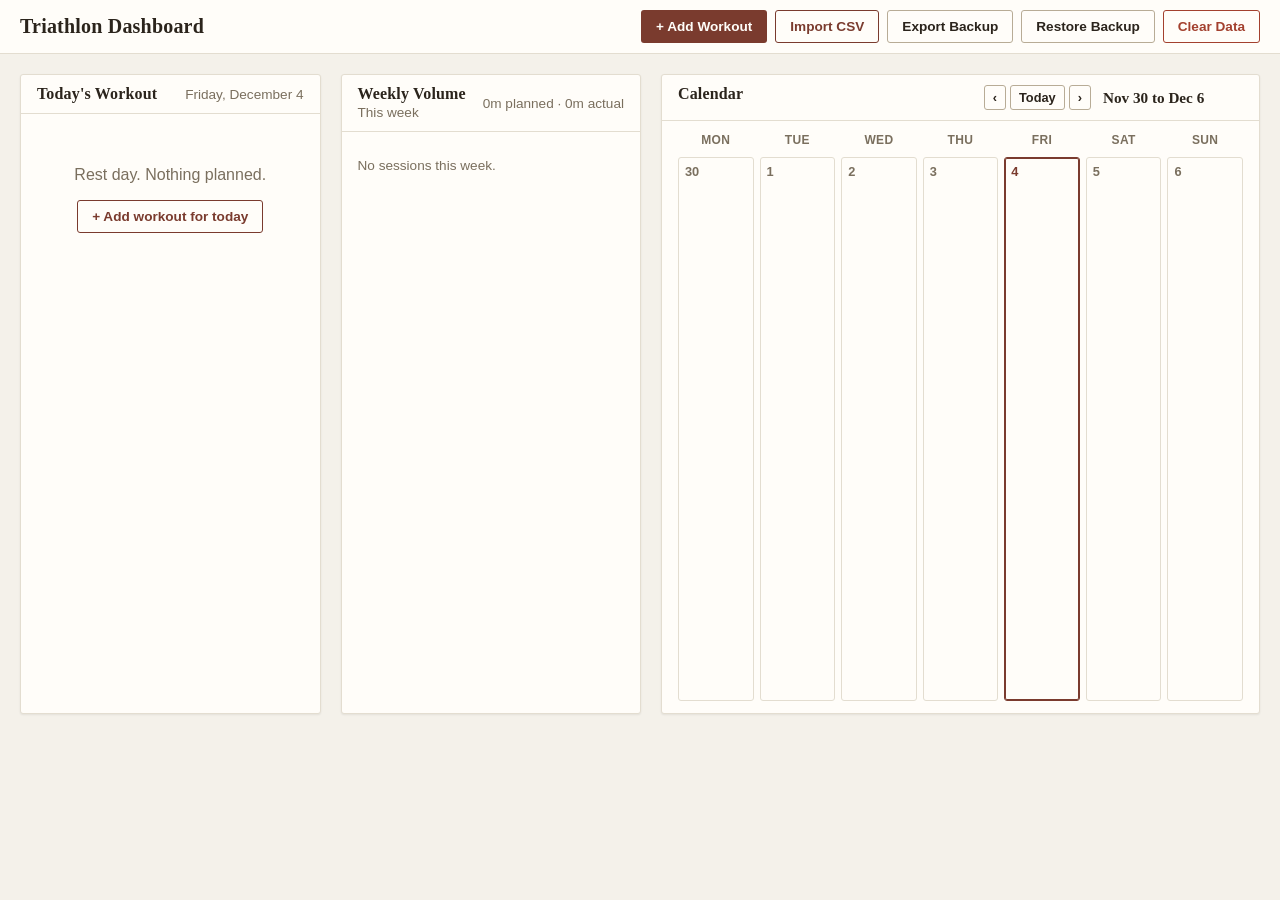
<file: index.html>
<!doctype html>
<html lang="en">
<head>
  <meta charset="UTF-8" />
  <meta name="viewport" content="width=device-width, initial-scale=1.0, maximum-scale=1.0, user-scalable=no" />
  <title>Triathlon Training Dashboard</title>

  <link rel="icon" href="assets/favicon.ico" sizes="any" />
  <link rel="icon" href="assets/icon-32.png" sizes="32x32" type="image/png" />
  <link rel="icon" href="assets/icon.svg" type="image/svg+xml" />
  <link rel="apple-touch-icon" sizes="180x180" href="assets/icon-180.png" />
  <link rel="manifest" href="manifest.webmanifest" />
  <meta name="theme-color" content="#7a3b2e" />
  <meta name="apple-mobile-web-app-capable" content="yes" />
  <meta name="apple-mobile-web-app-status-bar-style" content="black-translucent" />
  <meta name="apple-mobile-web-app-title" content="Triathlon" />

  <link rel="stylesheet" href="css/styles.css" />
  <link rel="stylesheet" href="css/calendar.css" />
</head>
<body>
  <header class="app-header">
    <div class="app-header-title">
      <h1>Triathlon Dashboard</h1>
    </div>
    <div class="app-header-actions">
      <button id="add-workout-btn" class="btn btn-primary">+ Add Workout</button>

      <label class="btn btn-secondary file-btn">
        Import CSV
        <input type="file" id="csv-import-input" accept=".csv" hidden />
      </label>

      <button id="export-backup-btn" class="btn btn-ghost">Export Backup</button>

      <label class="btn btn-ghost file-btn">
        Restore Backup
        <input type="file" id="import-backup-input" accept=".json" hidden />
      </label>

      <button id="clear-data-btn" class="btn btn-danger">Clear Data</button>
    </div>
  </header>

  <main class="dashboard-grid">
    <section class="card today-card">
      <div class="card-header">
        <h2>Today's Workout</h2>
        <span id="today-date" class="card-subtitle"></span>
      </div>
      <div id="today-card-body" class="card-body"></div>
    </section>

    <section class="card volume-card">
      <div class="card-header">
        <div>
          <h2>Weekly Volume</h2>
          <span id="volume-week-label" class="card-subtitle"></span>
        </div>
        <div class="volume-totals">
          <span id="volume-planned-total">-</span> planned ·
          <span id="volume-actual-total">-</span> actual
        </div>
      </div>
      <div id="volume-bars" class="card-body"></div>
    </section>

    <section class="card calendar-card">
      <div class="card-header calendar-header">
        <h2>Calendar</h2>
        <div class="cal-controls">
          <div class="cal-nav">
            <button id="cal-prev" class="btn btn-ghost small" aria-label="Previous">‹</button>
            <button id="cal-today" class="btn btn-ghost small">Today</button>
            <button id="cal-next" class="btn btn-ghost small" aria-label="Next">›</button>
          </div>
          <span id="cal-label" class="cal-label"></span>
        </div>
      </div>
      <div class="card-body">
        <div id="cal-grid" class="cal-grid week"></div>
      </div>
    </section>
  </main>

  <div id="modal-overlay" class="modal-overlay">
    <div id="modal" class="modal"></div>
  </div>

  <div id="dialog-overlay" class="modal-overlay dialog-overlay">
    <div id="dialog" class="modal dialog"></div>
  </div>

  <script src="js/utils.js"></script>
  <script src="js/dialogs.js"></script>
  <script src="js/storage.js"></script>
  <script src="js/planStore.js"></script>
  <script src="js/csvImport.js"></script>
  <script src="js/calendar.js"></script>
  <script src="js/dashboard.js"></script>
  <script src="js/sessionModal.js"></script>
  <script src="js/app.js"></script>
</body>
</html>
</file>
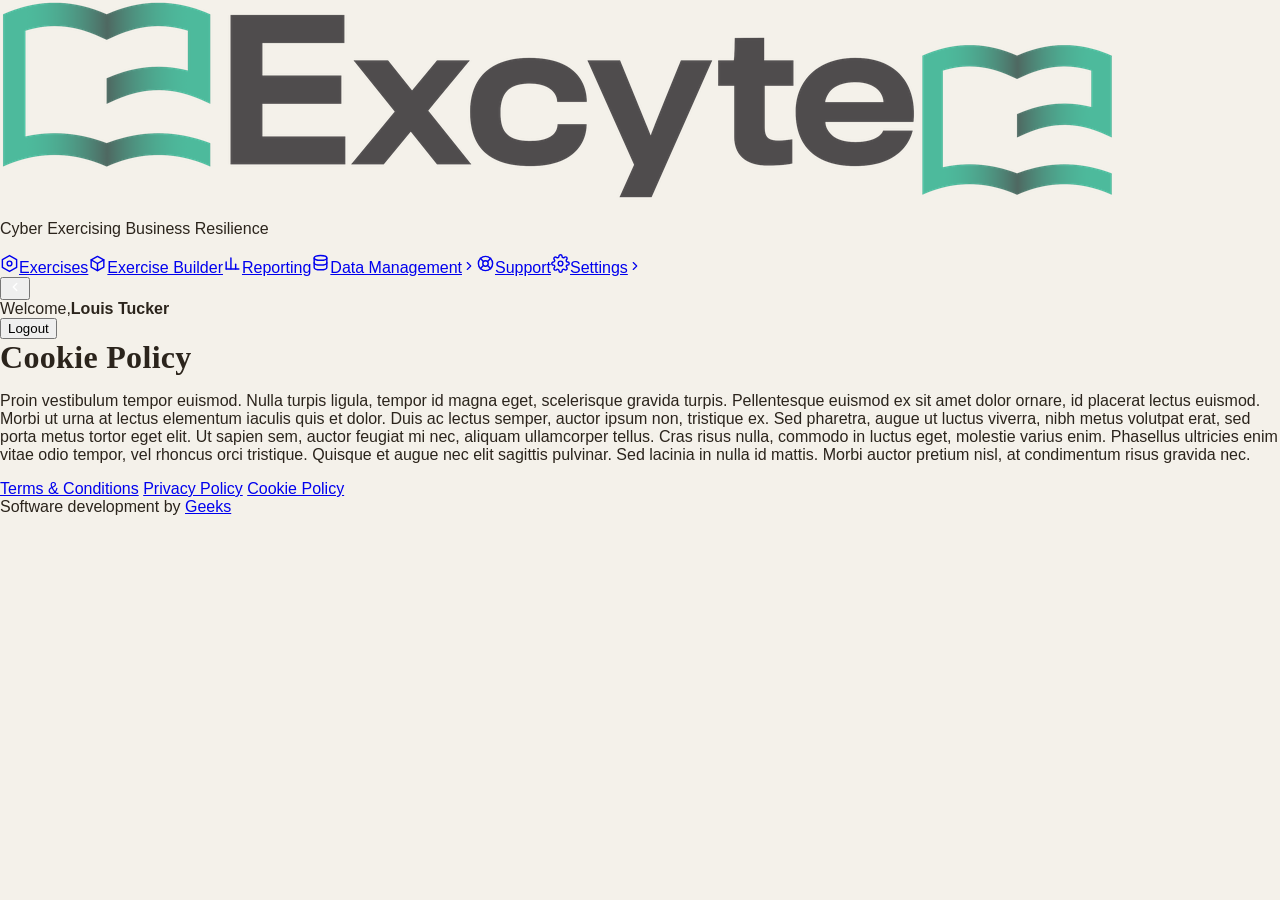
<file: pages/cookie-policy.html>
<!DOCTYPE html>
<html lang="en">
<head>
<meta charset="UTF-8">
<meta name="viewport" content="width=device-width, initial-scale=1.0">
<title>Excyte | Cookie Policy</title>
<link rel="stylesheet" href="../css/styles.css">
<script>
  (function () {
    try {
      if (localStorage.getItem('excyteSidebarCollapsed') === 'true') {
        document.documentElement.classList.add('sidebar-collapsed');
      }
    } catch (e) {}
  })();
</script>
</head>
<body>

<div class="app">

  <!-- ============ SIDEBAR (injected by js/menu.js) ============ -->
  <div id="sidebar-placeholder"></div>

  <!-- ============ MAIN CONTENT ============ -->
  <main class="main-content">

    <h1 class="page-title">Cookie Policy</h1>

    <div class="legal-content">
      <p>Proin vestibulum tempor euismod. Nulla turpis ligula, tempor id magna eget, scelerisque gravida turpis. Pellentesque euismod ex sit amet dolor ornare, id placerat lectus euismod. Morbi ut urna at lectus elementum iaculis quis et dolor. Duis ac lectus semper, auctor ipsum non, tristique ex. Sed pharetra, augue ut luctus viverra, nibh metus volutpat erat, sed porta metus tortor eget elit. Ut sapien sem, auctor feugiat mi nec, aliquam ullamcorper tellus. Cras risus nulla, commodo in luctus eget, molestie varius enim. Phasellus ultricies enim vitae odio tempor, vel rhoncus orci tristique. Quisque et augue nec elit sagittis pulvinar. Sed lacinia in nulla id mattis. Morbi auctor pretium nisl, at condimentum risus gravida nec.</p>
    </div>

    <footer class="footer">
      <div class="footer-links">
        <a href="terms-conditions.html">Terms &amp; Conditions</a>
        <a href="privacy-policy.html">Privacy Policy</a>
        <a href="cookie-policy.html">Cookie Policy</a>
      </div>
      <div class="footer-credit">Software development by <a href="https://www.geeks.ltd/" target="_blank" rel="noopener">Geeks</a></div>
    </footer>

  </main>
</div>

<script src="../js/menu.js"></script>
</body>
</html>
</file>
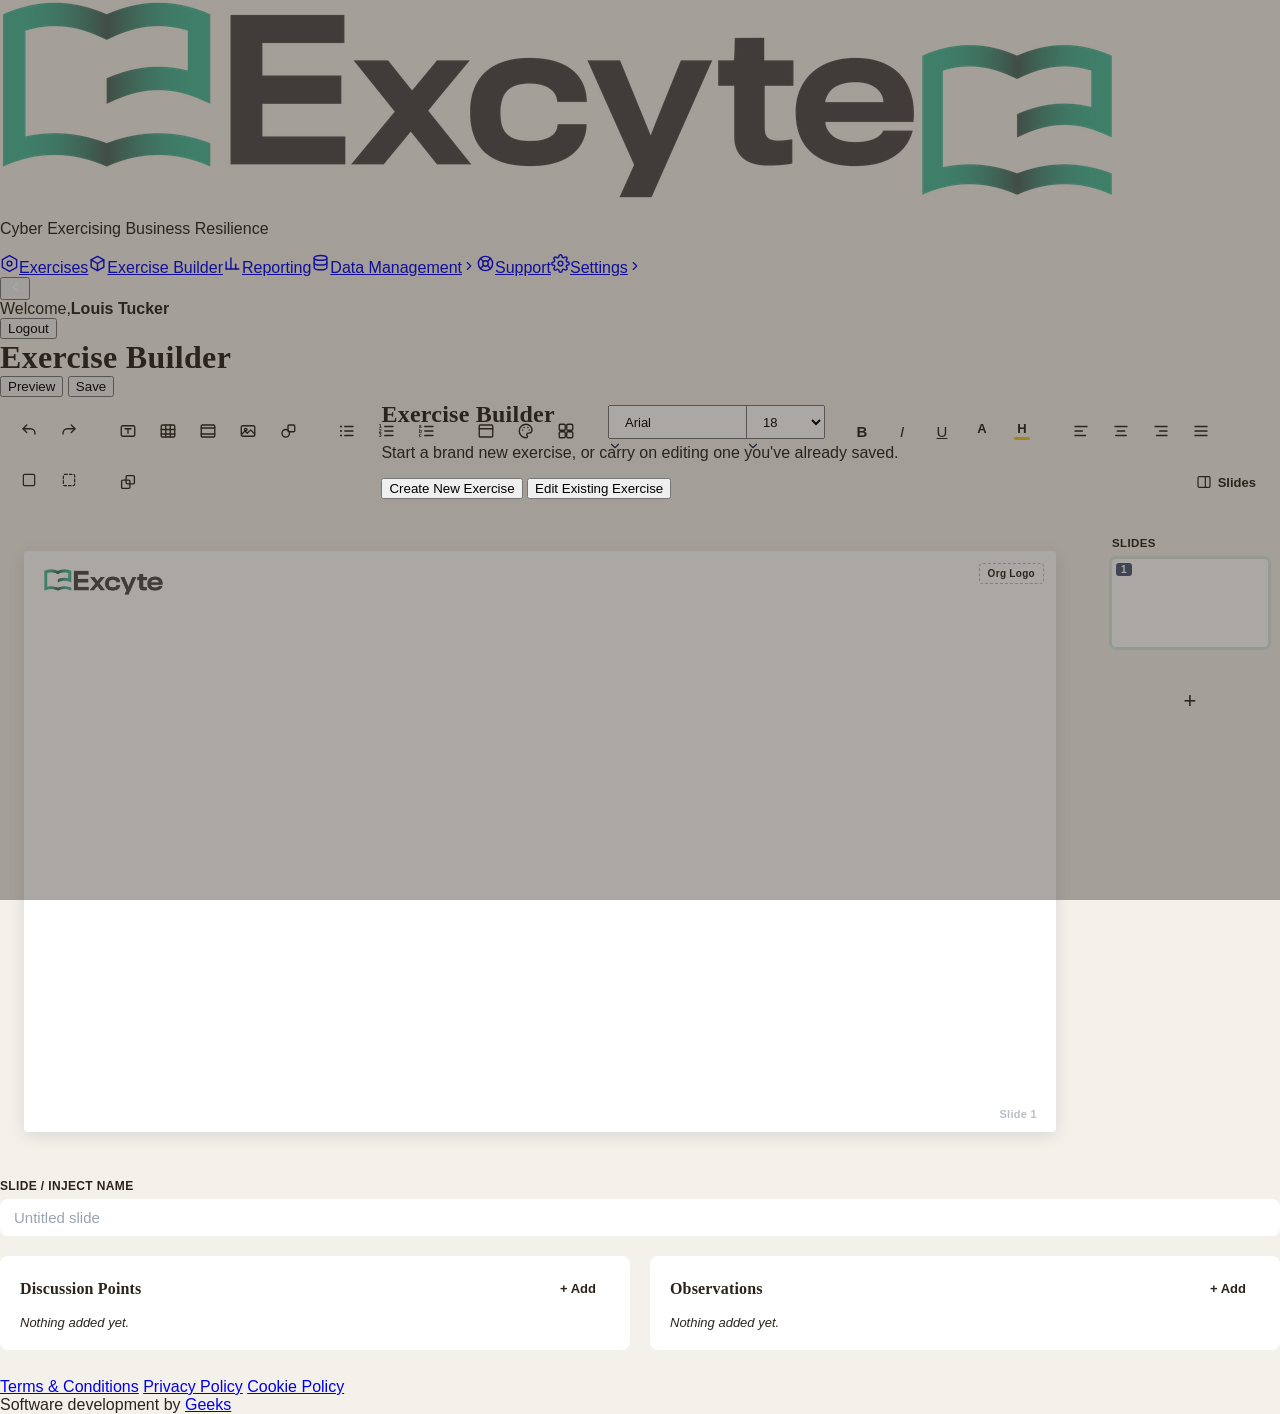
<file: pages/exercise-builder.html>
<!DOCTYPE html>
<html lang="en">
<head>
<meta charset="UTF-8">
<meta name="viewport" content="width=device-width, initial-scale=1.0">
<title>Excyte | Exercise Builder</title>
<link rel="stylesheet" href="../css/styles.css">
<link rel="stylesheet" href="../css/builder.css">
<script>
  (function () {
    try {
      if (localStorage.getItem('excyteSidebarCollapsed') === 'true') {
        document.documentElement.classList.add('sidebar-collapsed');
      }
    } catch (e) {}
  })();
</script>
</head>
<body data-page="exercise-builder">

<div class="app">

  <!-- ============ SIDEBAR (injected by js/menu.js) ============ -->
  <div id="sidebar-placeholder"></div>

  <!-- ============ MAIN CONTENT ============ -->
  <main class="main-content">

    <!-- Claims a full viewport on its own (independent of whatever
         comes after), so the canvas always stays large/responsive
         instead of shrinking to make room for the notes section
         below — that section is meant to require a scroll, not
         compete with the canvas for the same space. -->
    <div class="builder-viewport">

    <div class="detail-header">
      <h1 class="page-title" id="builderPageTitle">Exercise Builder</h1>
      <div class="header-actions">
        <button type="button" class="cancel-btn" title="Preview Exercise">Preview</button>
        <button type="button" class="save-btn" id="saveBuilderBtn">Save</button>
      </div>
    </div>

    <div class="builder-page">

      <!-- ============ TOOLBAR ============ -->
      <div class="builder-toolbar">

        <!-- Undo / Redo -->
        <div class="toolbar-group">
          <button type="button" class="toolbar-btn" id="undoBtn" title="Undo">
            <svg viewBox="0 0 24 24" width="18" height="18" fill="none" stroke="currentColor" stroke-width="1.8" stroke-linecap="round" stroke-linejoin="round"><path d="M9 14l-5-5 5-5"/><path d="M4 9h10a6 6 0 0 1 6 6v1"/></svg>
          </button>
          <button type="button" class="toolbar-btn" id="redoBtn" title="Redo">
            <svg viewBox="0 0 24 24" width="18" height="18" fill="none" stroke="currentColor" stroke-width="1.8" stroke-linecap="round" stroke-linejoin="round"><path d="M15 14l5-5-5-5"/><path d="M20 9H10a6 6 0 0 0-6 6v1"/></svg>
          </button>
        </div>

        <div class="toolbar-divider"></div>

        <!-- Insert content -->
        <div class="toolbar-group">
          <button type="button" class="toolbar-btn" id="addTextBoxBtn" title="Add Text Box">
            <svg viewBox="0 0 24 24" width="18" height="18" fill="none" stroke="currentColor" stroke-width="1.8" stroke-linecap="round" stroke-linejoin="round"><rect x="3" y="5" width="18" height="14" rx="2"/><path d="M8 9h8M12 9v6"/></svg>
          </button>
          <button type="button" class="toolbar-btn" id="addTableBtn" title="Insert Table">
            <svg viewBox="0 0 24 24" width="18" height="18" fill="none" stroke="currentColor" stroke-width="1.8" stroke-linecap="round" stroke-linejoin="round"><rect x="3" y="4" width="18" height="16" rx="1.5"/><path d="M3 10h18M3 16h18M9 4v16M15 4v16"/></svg>
          </button>
          <button type="button" class="toolbar-btn" id="headerFooterBtn" title="Header &amp; Footer">
            <svg viewBox="0 0 24 24" width="18" height="18" fill="none" stroke="currentColor" stroke-width="1.8" stroke-linecap="round" stroke-linejoin="round"><rect x="3" y="4" width="18" height="16" rx="1.5"/><path d="M3 8h18M3 16h18"/></svg>
          </button>
          <button type="button" class="toolbar-btn" id="addImageBtn" title="Insert Image">
            <svg viewBox="0 0 24 24" width="18" height="18" fill="none" stroke="currentColor" stroke-width="1.8" stroke-linecap="round" stroke-linejoin="round"><rect x="3" y="5" width="18" height="14" rx="2"/><circle cx="9" cy="10" r="1.6"/><path d="M21 16l-5.5-5.5L11 15l-3-3-4 4"/></svg>
          </button>
          <input type="file" id="imageFileInput" accept="image/*" style="display:none;">
          <div class="toolbar-dropdown-wrapper" id="shapeDropdownWrapper">
            <button type="button" class="toolbar-btn" id="shapeToggleBtn" title="Insert Shape">
              <svg viewBox="0 0 24 24" width="18" height="18" fill="none" stroke="currentColor" stroke-width="1.8" stroke-linecap="round" stroke-linejoin="round"><circle cx="9" cy="15" r="5"/><rect x="12" y="4" width="9" height="9" rx="1.5"/></svg>
            </button>
            <div class="shape-dropdown-panel" id="shapeDropdownPanel">
              <button type="button" class="shape-option" data-shape="rect" title="Square">
                <svg viewBox="0 0 24 24" width="26" height="26" fill="none" stroke="currentColor" stroke-width="1.8"><rect x="4" y="4" width="16" height="16"/></svg>
              </button>
              <button type="button" class="shape-option" data-shape="ellipse" title="Circle">
                <svg viewBox="0 0 24 24" width="26" height="26" fill="none" stroke="currentColor" stroke-width="1.8"><circle cx="12" cy="12" r="8"/></svg>
              </button>
              <button type="button" class="shape-option" data-shape="triangle" title="Triangle">
                <svg viewBox="0 0 24 24" width="26" height="26" fill="none" stroke="currentColor" stroke-width="1.8" stroke-linejoin="round"><path d="M12 3.5l8.66 15H3.34z"/></svg>
              </button>
            </div>
          </div>
        </div>

        <div class="toolbar-divider"></div>

        <!-- Lists -->
        <div class="toolbar-group">
          <button type="button" id="bulletListBtn" class="toolbar-btn" title="Bulleted List">
            <svg viewBox="0 0 24 24" width="18" height="18" fill="none" stroke="currentColor" stroke-width="1.8" stroke-linecap="round" stroke-linejoin="round"><circle cx="4" cy="6" r="1.4" fill="currentColor" stroke="none"/><circle cx="4" cy="12" r="1.4" fill="currentColor" stroke="none"/><circle cx="4" cy="18" r="1.4" fill="currentColor" stroke="none"/><path d="M9 6h11M9 12h11M9 18h11"/></svg>
          </button>
          <button type="button" id="numberListBtn" class="toolbar-btn" title="Numbered List">
            <svg viewBox="0 0 24 24" width="18" height="18" fill="none" stroke="currentColor" stroke-width="1.8" stroke-linecap="round" stroke-linejoin="round"><text x="1" y="8.5" font-size="7" font-weight="700" fill="currentColor" stroke="none">1</text><text x="1" y="14.5" font-size="7" font-weight="700" fill="currentColor" stroke="none">2</text><text x="1" y="20.5" font-size="7" font-weight="700" fill="currentColor" stroke="none">3</text><path d="M9 6h11M9 12h11M9 18h11"/></svg>
          </button>
          <button type="button" id="letterListBtn" class="toolbar-btn" title="Lettered List">
            <svg viewBox="0 0 24 24" width="18" height="18" fill="none" stroke="currentColor" stroke-width="1.8" stroke-linecap="round" stroke-linejoin="round"><text x="1" y="8.5" font-size="7" font-weight="700" fill="currentColor" stroke="none">a</text><text x="1" y="14.5" font-size="7" font-weight="700" fill="currentColor" stroke="none">b</text><text x="1" y="20.5" font-size="7" font-weight="700" fill="currentColor" stroke="none">c</text><path d="M9 6h11M9 12h11M9 18h11"/></svg>
          </button>
        </div>

        <div class="toolbar-divider"></div>

        <!-- Structure -->
        <div class="toolbar-group">
          <div class="toolbar-dropdown-wrapper" id="layoutDropdownWrapper">
            <button type="button" class="toolbar-btn" id="layoutToggleBtn" title="Choose Slide Layout">
              <svg viewBox="0 0 24 24" width="18" height="18" fill="none" stroke="currentColor" stroke-width="1.8" stroke-linecap="round" stroke-linejoin="round"><rect x="3" y="4" width="18" height="16" rx="1.5"/><path d="M3 9h18"/></svg>
            </button>
            <div class="layout-dropdown-panel" id="layoutDropdownPanel">
              <div class="layout-dropdown-grid" id="layoutDropdownGrid"></div>
            </div>
          </div>
          <div class="toolbar-dropdown-wrapper" id="themeDropdownWrapper">
            <button type="button" class="toolbar-btn" id="themeToggleBtn" title="Choose Theme (applies to the whole exercise)">
              <svg viewBox="0 0 24 24" width="18" height="18" fill="none" stroke="currentColor" stroke-width="1.8" stroke-linecap="round" stroke-linejoin="round"><path d="M12 3a9 9 0 1 0 0 18c1.4 0 2-.8 2-1.8 0-.5-.2-.9-.5-1.3-.3-.4-.5-.8-.5-1.3 0-1 .9-1.8 1.9-1.8H16c2.2 0 4-1.8 4-4 0-4.4-3.6-7.8-8-7.8z"/><circle cx="7.5" cy="10.5" r="1" fill="currentColor" stroke="none"/><circle cx="9.5" cy="7.2" r="1" fill="currentColor" stroke="none"/><circle cx="14.5" cy="7.2" r="1" fill="currentColor" stroke="none"/><circle cx="16.3" cy="10.5" r="1" fill="currentColor" stroke="none"/></svg>
            </button>
            <div class="theme-dropdown-panel" id="themeDropdownPanel">
              <div class="theme-dropdown-grid" id="themeDropdownGrid">
                <div class="rail-thumb theme-thumb theme-swatch-blank active" data-bg="#ffffff" title="Blank"></div>
                <div class="rail-thumb theme-thumb theme-swatch-teal" data-bg="linear-gradient(135deg, #1AA694, #0F7A6B)" title="Teal"></div>
                <div class="rail-thumb theme-thumb theme-swatch-navy" data-bg="linear-gradient(135deg, #16264A, #2B3F6B)" title="Navy"></div>
                <div class="rail-thumb theme-thumb theme-swatch-sunset" data-bg="linear-gradient(135deg, #E8A33D, #D64545)" title="Sunset"></div>
                <div class="rail-thumb theme-thumb theme-swatch-violet" data-bg="linear-gradient(135deg, #4A5FC1, #16264A)" title="Violet"></div>
                <div class="rail-thumb theme-thumb theme-swatch-mint" data-bg="linear-gradient(135deg, #E7F7F4, #1AA694)" title="Mint"></div>
              </div>
            </div>
          </div>
          <div class="toolbar-dropdown-wrapper" id="moduleDropdownWrapper">
            <button type="button" class="toolbar-btn" id="moduleToggleBtn" title="Insert an existing Module/Inject">
              <svg viewBox="0 0 24 24" width="18" height="18" fill="none" stroke="currentColor" stroke-width="1.8" stroke-linecap="round" stroke-linejoin="round"><rect x="3" y="3" width="8" height="8" rx="1.5"/><rect x="13" y="3" width="8" height="8" rx="1.5"/><rect x="3" y="13" width="8" height="8" rx="1.5"/><rect x="13" y="13" width="8" height="8" rx="1.5"/></svg>
            </button>
            <div class="module-dropdown-panel" id="moduleDropdownPanel">
              <div class="module-dropdown-grid">
                <div class="module-card" title="Initial Compromise — example module (visual only)">
                  <div class="module-card-preview">
                    <svg viewBox="0 0 24 24" width="20" height="20" fill="none" stroke="currentColor" stroke-width="1.8" stroke-linecap="round" stroke-linejoin="round"><path d="M14 3H7a2 2 0 0 0-2 2v14a2 2 0 0 0 2 2h10a2 2 0 0 0 2-2V8z"/><path d="M14 3v5h5"/></svg>
                    <span class="module-card-line"></span>
                    <span class="module-card-line short"></span>
                  </div>
                  <div class="module-card-label">Initial Compromise</div>
                </div>
                <div class="module-card" title="Ransom Note — example module (visual only)">
                  <div class="module-card-preview">
                    <svg viewBox="0 0 24 24" width="20" height="20" fill="none" stroke="currentColor" stroke-width="1.8" stroke-linecap="round" stroke-linejoin="round"><path d="M14 3H7a2 2 0 0 0-2 2v14a2 2 0 0 0 2 2h10a2 2 0 0 0 2-2V8z"/><path d="M14 3v5h5"/></svg>
                    <span class="module-card-line"></span>
                    <span class="module-card-line short"></span>
                  </div>
                  <div class="module-card-label">Ransom Note</div>
                </div>
                <div class="module-card" title="Media Inquiry — example module (visual only)">
                  <div class="module-card-preview">
                    <svg viewBox="0 0 24 24" width="20" height="20" fill="none" stroke="currentColor" stroke-width="1.8" stroke-linecap="round" stroke-linejoin="round"><path d="M14 3H7a2 2 0 0 0-2 2v14a2 2 0 0 0 2 2h10a2 2 0 0 0 2-2V8z"/><path d="M14 3v5h5"/></svg>
                    <span class="module-card-line"></span>
                    <span class="module-card-line short"></span>
                  </div>
                  <div class="module-card-label">Media Inquiry</div>
                </div>
                <div class="module-card" title="Data Exfiltration — example module (visual only)">
                  <div class="module-card-preview">
                    <svg viewBox="0 0 24 24" width="20" height="20" fill="none" stroke="currentColor" stroke-width="1.8" stroke-linecap="round" stroke-linejoin="round"><path d="M14 3H7a2 2 0 0 0-2 2v14a2 2 0 0 0 2 2h10a2 2 0 0 0 2-2V8z"/><path d="M14 3v5h5"/></svg>
                    <span class="module-card-line"></span>
                    <span class="module-card-line short"></span>
                  </div>
                  <div class="module-card-label">Data Exfiltration</div>
                </div>
                <div class="module-card" title="Executive Briefing — example module (visual only)">
                  <div class="module-card-preview">
                    <svg viewBox="0 0 24 24" width="20" height="20" fill="none" stroke="currentColor" stroke-width="1.8" stroke-linecap="round" stroke-linejoin="round"><path d="M14 3H7a2 2 0 0 0-2 2v14a2 2 0 0 0 2 2h10a2 2 0 0 0 2-2V8z"/><path d="M14 3v5h5"/></svg>
                    <span class="module-card-line"></span>
                    <span class="module-card-line short"></span>
                  </div>
                  <div class="module-card-label">Executive Briefing</div>
                </div>
                <div class="module-card" title="Lessons Learned — example module (visual only)">
                  <div class="module-card-preview">
                    <svg viewBox="0 0 24 24" width="20" height="20" fill="none" stroke="currentColor" stroke-width="1.8" stroke-linecap="round" stroke-linejoin="round"><path d="M14 3H7a2 2 0 0 0-2 2v14a2 2 0 0 0 2 2h10a2 2 0 0 0 2-2V8z"/><path d="M14 3v5h5"/></svg>
                    <span class="module-card-line"></span>
                    <span class="module-card-line short"></span>
                  </div>
                  <div class="module-card-label">Lessons Learned</div>
                </div>
              </div>
            </div>
          </div>
        </div>

        <div class="toolbar-divider"></div>

        <!-- Font / size -->
        <div class="toolbar-group">
          <div class="select-wrapper toolbar-select-wrapper">
            <select id="fontFamilySelect">
              <option value="Arial, sans-serif">Arial</option>
              <option value="Georgia, serif">Georgia</option>
              <option value="Helvetica, Arial, sans-serif">Helvetica</option>
              <option value="'Times New Roman', serif">Times New Roman</option>
            </select>
            <svg class="select-arrow" viewBox="0 0 24 24" width="14" height="14" fill="none" stroke="#16264A" stroke-width="2" stroke-linecap="round" stroke-linejoin="round"><path d="M6 9l6 6 6-6"/></svg>
          </div>
          <div class="select-wrapper toolbar-select-wrapper toolbar-size-wrapper">
            <select id="fontSizeSelect">
              <option value="12">12</option>
              <option value="14">14</option>
              <option value="16">16</option>
              <option value="18" selected>18</option>
              <option value="24">24</option>
              <option value="32">32</option>
              <option value="44">44</option>
            </select>
            <svg class="select-arrow" viewBox="0 0 24 24" width="14" height="14" fill="none" stroke="#16264A" stroke-width="2" stroke-linecap="round" stroke-linejoin="round"><path d="M6 9l6 6 6-6"/></svg>
          </div>
        </div>

        <div class="toolbar-divider"></div>

        <!-- Text formatting -->
        <div class="toolbar-group">
          <button type="button" id="boldBtn" class="toolbar-btn toolbar-btn-text toolbar-btn-bold" title="Bold">B</button>
          <button type="button" id="italicBtn" class="toolbar-btn toolbar-btn-text toolbar-btn-italic" title="Italic">I</button>
          <button type="button" id="underlineBtn" class="toolbar-btn toolbar-btn-text toolbar-btn-underline" title="Underline">U</button>
          <div class="toolbar-dropdown-wrapper" id="textColorDropdownWrapper">
            <button type="button" class="toolbar-color-btn" id="textColorToggleBtn" title="Text Colour">
              <span class="letter">A</span>
              <span class="color-bar" id="textColorBar"></span>
            </button>
            <div class="color-dropdown-panel" id="textColorDropdownPanel">
              <div class="color-dropdown-grid" id="textColorGrid"></div>
              <label class="color-dropdown-custom">
                Custom
                <input type="color" id="textColorCustomInput" value="#000000">
              </label>
            </div>
          </div>
          <div class="toolbar-dropdown-wrapper" id="highlightColorDropdownWrapper">
            <button type="button" class="toolbar-color-btn" id="highlightColorToggleBtn" title="Highlight Colour">
              <span class="letter">H</span>
              <span class="color-bar highlight-bar" id="highlightColorBar"></span>
            </button>
            <div class="color-dropdown-panel" id="highlightColorDropdownPanel">
              <div class="color-dropdown-grid" id="highlightColorGrid"></div>
              <button type="button" class="color-dropdown-none" id="highlightColorNoneBtn">No highlight</button>
              <label class="color-dropdown-custom">
                Custom
                <input type="color" id="highlightColorCustomInput" value="#F5C518">
              </label>
            </div>
          </div>
        </div>

        <div class="toolbar-divider"></div>

        <!-- Alignment -->
        <div class="toolbar-group">
          <button type="button" id="alignLeftBtn" class="toolbar-btn" data-align="left" title="Align Left">
            <svg viewBox="0 0 24 24" width="18" height="18" fill="none" stroke="currentColor" stroke-width="1.8" stroke-linecap="round" stroke-linejoin="round"><path d="M4 6h16M4 12h10M4 18h14"/></svg>
          </button>
          <button type="button" id="alignCenterBtn" class="toolbar-btn" data-align="center" title="Align Centre">
            <svg viewBox="0 0 24 24" width="18" height="18" fill="none" stroke="currentColor" stroke-width="1.8" stroke-linecap="round" stroke-linejoin="round"><path d="M4 6h16M7 12h10M5 18h14"/></svg>
          </button>
          <button type="button" id="alignRightBtn" class="toolbar-btn" data-align="right" title="Align Right">
            <svg viewBox="0 0 24 24" width="18" height="18" fill="none" stroke="currentColor" stroke-width="1.8" stroke-linecap="round" stroke-linejoin="round"><path d="M4 6h16M10 12h10M6 18h14"/></svg>
          </button>
          <button type="button" id="alignJustifyBtn" class="toolbar-btn" data-align="justify" title="Justify">
            <svg viewBox="0 0 24 24" width="18" height="18" fill="none" stroke="currentColor" stroke-width="1.8" stroke-linecap="round" stroke-linejoin="round"><path d="M4 6h16M4 12h16M4 18h16"/></svg>
          </button>
        </div>

        <div class="toolbar-divider"></div>

        <!-- Box fill / border (text boxes and shapes) -->
        <div class="toolbar-group">
          <div class="toolbar-dropdown-wrapper" id="boxFillDropdownWrapper">
            <button type="button" class="toolbar-color-btn" id="boxFillToggleBtn" title="Box Fill Colour">
              <svg viewBox="0 0 24 24" width="16" height="16" fill="none" stroke="currentColor" stroke-width="1.8" stroke-linecap="round" stroke-linejoin="round"><rect x="3.5" y="3.5" width="17" height="17" rx="2"/></svg>
              <span class="color-bar" id="boxFillBar"></span>
            </button>
            <div class="color-dropdown-panel" id="boxFillDropdownPanel">
              <div class="color-dropdown-grid" id="boxFillGrid"></div>
              <button type="button" class="color-dropdown-none" id="boxFillNoneBtn">Transparent</button>
              <label class="color-dropdown-custom">
                Custom
                <input type="color" id="boxFillCustomInput" value="#1AA694">
              </label>
            </div>
          </div>
          <div class="toolbar-dropdown-wrapper" id="boxBorderDropdownWrapper">
            <button type="button" class="toolbar-color-btn" id="boxBorderToggleBtn" title="Box Border Colour">
              <svg viewBox="0 0 24 24" width="16" height="16" fill="none" stroke="currentColor" stroke-width="1.8" stroke-linecap="round" stroke-linejoin="round" stroke-dasharray="4 3"><rect x="3.5" y="3.5" width="17" height="17" rx="2"/></svg>
              <span class="color-bar" id="boxBorderBar"></span>
            </button>
            <div class="color-dropdown-panel" id="boxBorderDropdownPanel">
              <div class="color-dropdown-grid" id="boxBorderGrid"></div>
              <button type="button" class="color-dropdown-none" id="boxBorderNoneBtn">No border</button>
              <label class="color-dropdown-custom">
                Custom
                <input type="color" id="boxBorderCustomInput" value="#16264A">
              </label>
            </div>
          </div>
        </div>

        <div class="toolbar-divider"></div>

        <!-- Arrange (layer order) -->
        <div class="toolbar-group">
          <div class="toolbar-dropdown-wrapper" id="arrangeDropdownWrapper">
            <button type="button" class="toolbar-btn" id="arrangeToggleBtn" title="Arrange">
              <svg viewBox="0 0 24 24" width="18" height="18" fill="none" stroke="currentColor" stroke-width="1.8" stroke-linecap="round" stroke-linejoin="round"><rect x="3.5" y="9.5" width="11" height="11" rx="1.5"/><rect x="9.5" y="3.5" width="11" height="11" rx="1.5"/></svg>
            </button>
            <div class="arrange-dropdown-panel" id="arrangeDropdownPanel">
              <div class="arrange-dropdown-grid">
                <button type="button" class="arrange-option" data-arrange="forward" title="Forward">
                  <svg viewBox="0 0 24 24" width="16" height="16" fill="none" stroke="currentColor" stroke-width="1.8" stroke-linecap="round" stroke-linejoin="round"><rect x="4" y="9" width="11" height="11" rx="1.5"/><rect x="9" y="4" width="11" height="11" rx="1.5"/><path d="M19.5 1.5v3.5M17.75 3.25h3.5"/></svg>
                  <span>Forward</span>
                </button>
                <button type="button" class="arrange-option" data-arrange="backward" title="Backward">
                  <svg viewBox="0 0 24 24" width="16" height="16" fill="none" stroke="currentColor" stroke-width="1.8" stroke-linecap="round" stroke-linejoin="round"><rect x="4" y="9" width="11" height="11" rx="1.5"/><rect x="9" y="4" width="11" height="11" rx="1.5"/><path d="M17.75 3.25h3.5"/></svg>
                  <span>Backward</span>
                </button>
                <button type="button" class="arrange-option" data-arrange="front" title="To front">
                  <svg viewBox="0 0 24 24" width="16" height="16" fill="none" stroke="currentColor" stroke-width="1.8" stroke-linecap="round" stroke-linejoin="round"><rect x="4" y="9" width="11" height="11" rx="1.5" opacity="0.35"/><rect x="9" y="4" width="11" height="11" rx="1.5"/></svg>
                  <span>To front</span>
                </button>
                <button type="button" class="arrange-option" data-arrange="back" title="To back">
                  <svg viewBox="0 0 24 24" width="16" height="16" fill="none" stroke="currentColor" stroke-width="1.8" stroke-linecap="round" stroke-linejoin="round"><rect x="4" y="9" width="11" height="11" rx="1.5"/><rect x="9" y="4" width="11" height="11" rx="1.5" opacity="0.35"/></svg>
                  <span>To back</span>
                </button>
              </div>
            </div>
          </div>
        </div>

        <div class="toolbar-divider"></div>

        <!-- View controls — pushed to the far right along with
             everything after it -->
        <div class="toolbar-group toolbar-group-right">
          <button type="button" class="toolbar-panel-toggle active" id="toggleSlidesBtn" data-target="slides" title="Show/hide Slides panel">
            <svg viewBox="0 0 24 24" width="16" height="16" fill="none" stroke="currentColor" stroke-width="1.8" stroke-linecap="round" stroke-linejoin="round"><rect x="3" y="4" width="18" height="16" rx="2"/><path d="M14 4v16"/></svg>
            <span>Slides</span>
          </button>
        </div>

      </div>

      <!-- ============ WORKSPACE (canvas + slide rail) ============ -->
      <div class="builder-workspace">

        <div class="builder-canvas-area">
          <div class="slide-canvas" id="slideCanvas">
            <div class="slide-layout-render" id="slideLayoutRender"></div>
            <span class="slide-canvas-logo-badge slide-canvas-logo-left" title="Excyte logo — applied automatically">
              <img class="slide-canvas-logo-img" src="../assets/excyte-logo-full.png" alt="Excyte">
            </span>
            <span class="slide-canvas-logo slide-canvas-logo-right" title="Organisation logo — applied automatically">Org Logo</span>
            <span class="slide-canvas-label" id="slideCanvasLabel">Slide 1</span>
            <div class="object-layer" id="objectLayer"></div>
            <div class="canvas-marquee" id="canvasMarquee"></div>
            <div class="snap-guide snap-guide-v" id="snapGuideV"></div>
            <div class="snap-guide snap-guide-h" id="snapGuideH"></div>
            <div class="hf-overlay" id="hfOverlay"></div>
            <div class="slide-header" id="slideHeader" contenteditable="false" data-placeholder="Click to add header"></div>
            <div class="slide-footer" id="slideFooter" contenteditable="false" data-placeholder="Click to add footer"></div>
          </div>
        </div>

        <aside class="side-rail slide-rail" id="slideRail">
          <div class="side-rail-label">Slides</div>
          <div class="thumb-list" id="slideThumbList"></div>
        </aside>

      </div>

    </div>

    </div>

    <!-- ============ SLIDE NAME ============
         Per-slide, like the notes below it — switching slides in the
         rail swaps this out too. Purely a facilitator-facing label
         (e.g. "Inject 3 — Ransom Note"), not shown to participants. -->
    <div class="builder-slide-name-section">
      <label class="slide-name-label" for="slideNameInput">Slide / Inject Name</label>
      <input type="text" class="slide-name-input" id="slideNameInput" placeholder="Untitled slide" maxlength="120">
    </div>

    <!-- ============ OBSERVATIONS & DISCUSSION POINTS ============
         Below the slide canvas, above the page footer — per-slide,
         so switching slides in the rail swaps these out too. -->
    <div class="builder-notes-section">
      <div class="notes-col">
        <div class="notes-col-header">
          <h3 class="notes-col-title">Discussion Points</h3>
          <button type="button" class="notes-add-btn" id="addDiscussionPointBtn">+ Add</button>
        </div>
        <div class="notes-list" id="discussionPointsList"></div>
      </div>

      <div class="notes-col">
        <div class="notes-col-header">
          <h3 class="notes-col-title">Observations</h3>
          <button type="button" class="notes-add-btn" id="addObservationBtn">+ Add</button>
        </div>
        <div class="notes-list" id="observationsList"></div>
      </div>
    </div>

    <footer class="footer">
      <div class="footer-links">
        <a href="terms-conditions.html">Terms &amp; Conditions</a>
        <a href="privacy-policy.html">Privacy Policy</a>
        <a href="cookie-policy.html">Cookie Policy</a>
      </div>
      <div class="footer-credit">Software development by <a href="https://www.geeks.ltd/" target="_blank" rel="noopener">Geeks</a></div>
    </footer>

  </main>

  <!-- ============ DELETE SLIDE CONFIRMATION MODAL ============ -->
  <div class="modal-overlay" id="deleteSlideModal">
    <div class="modal-box">
      <div class="modal-icon">
        <svg viewBox="0 0 24 24" width="40" height="40" fill="none" stroke="#1AA694" stroke-width="1.6" stroke-linecap="round" stroke-linejoin="round">
          <path d="M12 6c-2-1.5-5-2-8-1v13c3-1 6-.5 8 1 2-1.5 5-2 8-1V5c-3-1-6-.5-8 1z"/>
          <path d="M12 6v13"/>
        </svg>
      </div>
      <h2 class="modal-title">Delete this slide?</h2>
      <p class="modal-message">This will permanently remove the slide. This can't be undone.</p>
      <div class="modal-actions">
        <button type="button" class="cancel-btn" id="deleteSlideCancelBtn">Cancel</button>
        <button type="button" class="save-btn" id="deleteSlideConfirmBtn">Yes, Delete Slide</button>
      </div>
    </div>
  </div>

  <!-- ============ DELIVERY VIEWER MODAL (Exercise Preview) ============ -->
  <div id="builderPreviewModal" class="builder-preview-modal" style="display: none; position: fixed; top: 0; left: 0; width: 100%; height: 100%; background: #000; z-index: 9999; overflow: hidden;">
    <!-- This will be populated by JavaScript with the delivery viewer content -->
    <div id="previewDeliveryContainer"></div>
  </div>

  <!-- ============ SAVE EXERCISE MODAL ============ -->
  <div class="modal-overlay" id="saveExerciseModal">
    <div class="modal-box">
      <h2 class="modal-title">Save Exercise</h2>
      <p class="modal-message">Give this exercise a name and choose which theme it belongs to.</p>
      <div class="modal-form-field">
        <label for="saveExerciseNameInput">Exercise name<span class="required-mark">*</span></label>
        <input type="text" class="text-input" id="saveExerciseNameInput" placeholder="e.g. Operation Grey Harbour">
        <p class="modal-field-error" id="saveExerciseNameError">Please enter a name for this exercise.</p>
      </div>
      <div class="modal-form-field">
        <label for="saveExerciseThemeSelect">Theme</label>
        <div class="select-wrapper">
          <select id="saveExerciseThemeSelect"></select>
          <svg class="select-arrow" viewBox="0 0 24 24" width="14" height="14" fill="none" stroke="#16264A" stroke-width="2" stroke-linecap="round" stroke-linejoin="round"><path d="M6 9l6 6 6-6"/></svg>
        </div>
      </div>
      <p class="modal-field-error" id="saveExerciseStorageError">Couldn't save — your browser's storage is full. Try removing an image or deleting an old exercise, then save again.</p>
      <div class="modal-actions">
        <button type="button" class="cancel-btn" id="saveExerciseCancelBtn">Cancel</button>
        <button type="button" class="save-btn" id="saveExerciseConfirmBtn">Save Exercise</button>
      </div>
    </div>
  </div>

  <!-- ============ UNSAVED CHANGES MODAL ============ -->
  <div class="modal-overlay" id="unsavedChangesModal">
    <div class="modal-box">
      <h2 class="modal-title">Unsaved changes</h2>
      <p class="modal-message">This exercise has changes that haven't been saved yet. Do you want to save before leaving?</p>
      <div class="modal-actions modal-actions-stacked">
        <button type="button" class="save-btn" id="unsavedSaveBtn">Save &amp; Leave</button>
        <button type="button" class="discard-btn" id="unsavedDiscardBtn">Leave Without Saving</button>
        <button type="button" class="cancel-btn" id="unsavedCancelBtn">Cancel</button>
      </div>
    </div>
  </div>

  <!-- ============ BUILDER ENTRY MODAL (new vs. edit) ============ -->
  <div class="modal-overlay" id="builderEntryModal">
    <div class="modal-box">

      <div id="builderEntryChoiceStep">
        <h2 class="modal-title">Exercise Builder</h2>
        <p class="modal-message">Start a brand new exercise, or carry on editing one you've already saved.</p>
        <div class="modal-actions modal-actions-stacked">
          <button type="button" class="save-btn" id="builderEntryCreateBtn">Create New Exercise</button>
          <button type="button" class="cancel-btn" id="builderEntryEditBtn">Edit Existing Exercise</button>
        </div>
      </div>

      <div id="builderEntryEditStep" style="display:none;">
        <h2 class="modal-title">Edit Existing Exercise</h2>
        <p class="modal-message" id="builderEntryEditEmptyMessage">You haven't saved any exercises yet.</p>
        <div id="builderEntryEditFields" style="display:none;">
          <p class="modal-message">Only exercises you've saved yourself can be edited here.</p>
          <div class="modal-form-field">
            <label for="builderEntryThemeSelect">Theme</label>
            <div class="select-wrapper">
              <select id="builderEntryThemeSelect"></select>
              <svg class="select-arrow" viewBox="0 0 24 24" width="14" height="14" fill="none" stroke="#16264A" stroke-width="2" stroke-linecap="round" stroke-linejoin="round"><path d="M6 9l6 6 6-6"/></svg>
            </div>
          </div>
          <div class="modal-form-field">
            <label for="builderEntryExerciseSelect">Exercise</label>
            <div class="select-wrapper">
              <select id="builderEntryExerciseSelect"></select>
              <svg class="select-arrow" viewBox="0 0 24 24" width="14" height="14" fill="none" stroke="#16264A" stroke-width="2" stroke-linecap="round" stroke-linejoin="round"><path d="M6 9l6 6 6-6"/></svg>
            </div>
          </div>
        </div>
        <div class="modal-actions modal-actions-stacked">
          <button type="button" class="save-btn" id="builderEntryEditConfirmBtn" disabled>Edit Exercise</button>
          <button type="button" class="cancel-btn" id="builderEntryBackBtn">Back</button>
        </div>
      </div>

    </div>
  </div>

</div>

<script src="../js/menu.js"></script>
<script src="../js/exercise-builder.js"></script>
</body>
</html>
</file>
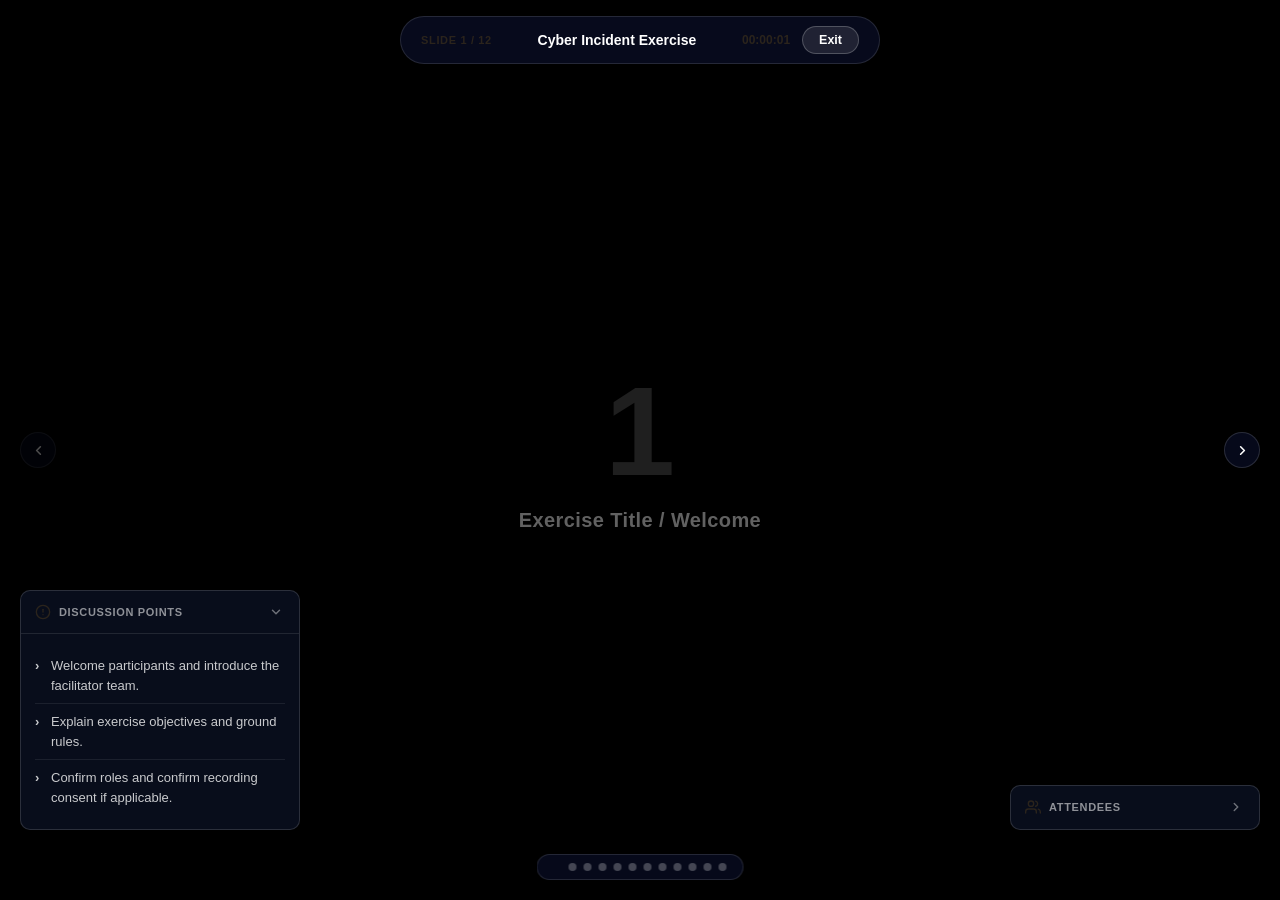
<file: pages/exercise-delivery.html>
<!DOCTYPE html>
<html lang="en">
<head>
<meta charset="UTF-8">
<meta name="viewport" content="width=device-width, initial-scale=1.0">
<title>Excyte | Exercise Delivery</title>
<link rel="stylesheet" href="../css/styles.css">
<link rel="stylesheet" href="../css/builder.css">
<link rel="stylesheet" href="../css/delivery.css">
<script>
  (function () {
    try {
      if (localStorage.getItem('excyteSidebarCollapsed') === 'true') {
        document.documentElement.classList.add('sidebar-collapsed');
      }
    } catch (e) {}
  })();
</script>
</head>
<body class="delivery-body" data-role="facilitator">

  <div id="slideCanvas">
    <img id="slideImage" alt="">
    <div id="slideContent">
      <div id="slideNumber">1</div>
      <div id="slideTitleText">Exercise Title / Welcome</div>
    </div>
    <!-- Builder preview only — renders the actual authored slide
         (layout, text boxes, tables, images) using the same markup
         and CSS as the builder canvas itself. -->
    <div class="slide-canvas" id="builderSlideCanvas" style="display:none;">
      <div class="slide-layout-render" id="builderSlideLayoutRender"></div>
      <span class="slide-canvas-logo-badge slide-canvas-logo-left" title="Excyte logo">
        <img class="slide-canvas-logo-img" src="../assets/excyte-logo-full.png" alt="Excyte">
      </span>
      <span class="slide-canvas-logo slide-canvas-logo-right">Org Logo</span>
      <div class="object-layer" id="builderObjectLayer"></div>
    </div>
  </div>

  <div id="topBar">
    <span id="slideCounter">Slide 1 / 12</span>
    <span id="eventTitle">Exercise</span>
    <div id="topRight">
      <button id="finishBtn" type="button">&#10003; Finish Exercise</button>
      <span id="elapsed">00:00:00</span>
      <button id="exitBtn" type="button">Exit</button>
    </div>
  </div>

  <button class="nav-arrow" id="prevBtn" type="button" aria-label="Previous slide">
    <svg viewBox="0 0 24 24" fill="none" stroke="currentColor" stroke-width="2.5" stroke-linecap="round" stroke-linejoin="round"><polyline points="15 18 9 12 15 6"/></svg>
  </button>
  <button class="nav-arrow" id="nextBtn" type="button" aria-label="Next slide">
    <svg viewBox="0 0 24 24" fill="none" stroke="currentColor" stroke-width="2.5" stroke-linecap="round" stroke-linejoin="round"><polyline points="9 18 15 12 9 6"/></svg>
  </button>

  <div id="dotTrack"></div>

  <!-- ATTENDEES PANEL -->
  <div class="delivery-panel collapsed" id="attendeesPanel">
    <div class="delivery-panel-header" id="attendeesPanelHeader">
      <svg class="delivery-panel-icon" viewBox="0 0 24 24" width="16" height="16" fill="none" stroke="currentColor" stroke-width="2" stroke-linecap="round" stroke-linejoin="round"><path d="M17 21v-2a4 4 0 0 0-4-4H5a4 4 0 0 0-4 4v2"/><circle cx="9" cy="7" r="4"/><path d="M23 21v-2a4 4 0 0 0-3-3.87"/><path d="M16 3.13a4 4 0 0 1 0 7.75"/></svg>
      <span class="delivery-panel-title">Attendees</span>
      <button class="delivery-panel-toggle" id="attendeesToggle" type="button">
        <svg class="chevron" viewBox="0 0 24 24" width="14" height="14" fill="none" stroke="currentColor" stroke-width="2.5" stroke-linecap="round" stroke-linejoin="round"><path d="M6 9l6 6 6-6"/></svg>
      </button>
    </div>
    <div class="delivery-panel-body" id="attendeesBody">
      <div class="attendee-group">
        <div class="attendee-group-label">Facilitators</div>
        <div id="facilitatorsList"></div>
      </div>
      <div class="attendee-group">
        <div class="attendee-group-label">Observers</div>
        <div id="observersList"></div>
      </div>
      <button class="participants-toggle" id="participantsToggle" type="button">
        <svg class="chevron" viewBox="0 0 24 24" width="12" height="12" fill="none" stroke="currentColor" stroke-width="2.5" stroke-linecap="round" stroke-linejoin="round"><path d="M9 6l6 6-6 6"/></svg>
        Participants
        <span class="attendee-count-badge" id="participantCount">0</span>
      </button>
      <div id="participantsList">
        <div id="participantsInner"></div>
      </div>
    </div>
  </div>

  <!-- PROMPTS PANEL -->
  <div class="delivery-panel" id="promptsPanel">
    <div class="delivery-panel-header" id="promptsPanelHeader">
      <svg class="delivery-panel-icon" viewBox="0 0 24 24" width="16" height="16" fill="none" stroke="currentColor" stroke-width="2" stroke-linecap="round" stroke-linejoin="round"><circle cx="12" cy="12" r="10"/><line x1="12" y1="8" x2="12" y2="12"/><line x1="12" y1="16" x2="12.01" y2="16"/></svg>
      <span class="delivery-panel-title">Discussion Points</span>
      <button class="delivery-panel-toggle" id="promptsToggle" type="button">
        <svg class="chevron" viewBox="0 0 24 24" width="14" height="14" fill="none" stroke="currentColor" stroke-width="2.5" stroke-linecap="round" stroke-linejoin="round"><path d="M6 9l6 6 6-6"/></svg>
      </button>
    </div>
    <div class="delivery-panel-body" id="promptsBody">
      <div id="promptsList"></div>
    </div>
  </div>

  <!-- OBSERVATIONS PANEL (observer only) -->
  <div class="delivery-panel" id="observationsPanel">
    <div class="delivery-panel-header" id="observationsPanelHeader">
      <svg class="delivery-panel-icon" viewBox="0 0 24 24" width="16" height="16" fill="none" stroke="currentColor" stroke-width="2" stroke-linecap="round" stroke-linejoin="round"><path d="M1 12s4-8 11-8 11 8 11 8-4 8-11 8-11-8-11-8z"/><circle cx="12" cy="12" r="3"/></svg>
      <span class="delivery-panel-title">Observations</span>
      <button class="delivery-panel-toggle" id="observationsToggle" type="button">
        <svg class="chevron" viewBox="0 0 24 24" width="14" height="14" fill="none" stroke="currentColor" stroke-width="2.5" stroke-linecap="round" stroke-linejoin="round"><path d="M6 9l6 6 6-6"/></svg>
      </button>
    </div>
    <div class="delivery-panel-body" id="observationsBody">
      <div class="observation-checklist" id="observationChecklist"></div>
      <textarea class="observation-notes" id="observationNotes" rows="4" placeholder="Write your observations for this slide&hellip;"></textarea>
    </div>
  </div>

  <!-- OBSERVATION POINTS PANEL (preview only — observer view + builder preview) -->
  <div class="delivery-panel" id="observationPointsPanel">
    <div class="delivery-panel-header" id="observationPointsPanelHeader">
      <svg class="delivery-panel-icon" viewBox="0 0 24 24" width="16" height="16" fill="none" stroke="currentColor" stroke-width="2" stroke-linecap="round" stroke-linejoin="round"><path d="M1 12s4-8 11-8 11 8 11 8-4 8-11 8-11-8-11-8z"/><circle cx="12" cy="12" r="3"/></svg>
      <span class="delivery-panel-title">Observations</span>
      <button class="delivery-panel-toggle" id="observationPointsToggle" type="button">
        <svg class="chevron" viewBox="0 0 24 24" width="14" height="14" fill="none" stroke="currentColor" stroke-width="2.5" stroke-linecap="round" stroke-linejoin="round"><path d="M6 9l6 6 6-6"/></svg>
      </button>
    </div>
    <div class="delivery-panel-body" id="observationPointsBody">
      <div id="observationPointsList"></div>
    </div>
  </div>

  <!-- EXIT MODAL -->
  <div class="modal-overlay" id="exitModal">
    <div class="modal-box">
      <div class="modal-icon">
        <svg viewBox="0 0 24 24" width="40" height="40" fill="none" stroke="#1AA694" stroke-width="1.6" stroke-linecap="round" stroke-linejoin="round">
          <path d="M12 6c-2-1.5-5-2-8-1v13c3-1 6-.5 8 1 2-1.5 5-2 8-1V5c-3-1-6-.5-8 1z"/>
          <path d="M12 6v13"/>
        </svg>
      </div>
      <h2 class="modal-title">Exit exercise?</h2>
      <p class="modal-message">Your current slide position won't be saved.</p>
      <div class="modal-actions">
        <button type="button" class="cancel-btn" id="exitCancelBtn">Stay in exercise</button>
        <button type="button" class="save-btn" id="exitConfirmBtn">Yes, exit</button>
      </div>
    </div>
  </div>

  <!-- FINISH CONFIRMATION MODAL -->
  <div class="modal-overlay" id="finishModal">
    <div class="modal-box">
      <h2 class="modal-title">Finish exercise?</h2>
      <p class="modal-message">This will mark the exercise as complete for everyone in the session.</p>
      <div class="modal-actions">
        <button type="button" class="cancel-btn" id="finishCancelBtn">Cancel</button>
        <button type="button" class="confirm-green-btn" id="finishConfirmBtn">Yes, finish exercise</button>
      </div>
    </div>
  </div>

  <!-- FINISH LOADING SCREEN -->
  <div id="finishLoadingScreen">
    <div class="finish-spinner"></div>
    <div class="finish-loading-text">Finishing exercise&hellip;</div>
  </div>

  <!-- REVIEW / RATING MODAL (participant only) -->
  <div class="modal-overlay" id="reviewModal">
    <div class="modal-box">
      <h2 class="modal-title">How was the exercise?</h2>
      <p class="modal-message">Your feedback helps improve future exercises.</p>
      <div class="star-rating" id="starRating">
        <button type="button" class="star" data-value="1">&#9733;</button>
        <button type="button" class="star" data-value="2">&#9733;</button>
        <button type="button" class="star" data-value="3">&#9733;</button>
        <button type="button" class="star" data-value="4">&#9733;</button>
        <button type="button" class="star" data-value="5">&#9733;</button>
      </div>
      <p class="rating-error" id="ratingError">Please select a rating before finishing.</p>
      <textarea id="reviewComment" class="review-comment" rows="3" placeholder="Any comments? (optional)"></textarea>
      <div class="modal-actions">
        <button type="button" class="confirm-green-btn" id="submitReviewBtn">Finish</button>
      </div>
    </div>
  </div>

<script src="../js/exercise-delivery.js"></script>
</body>
</html>
</file>
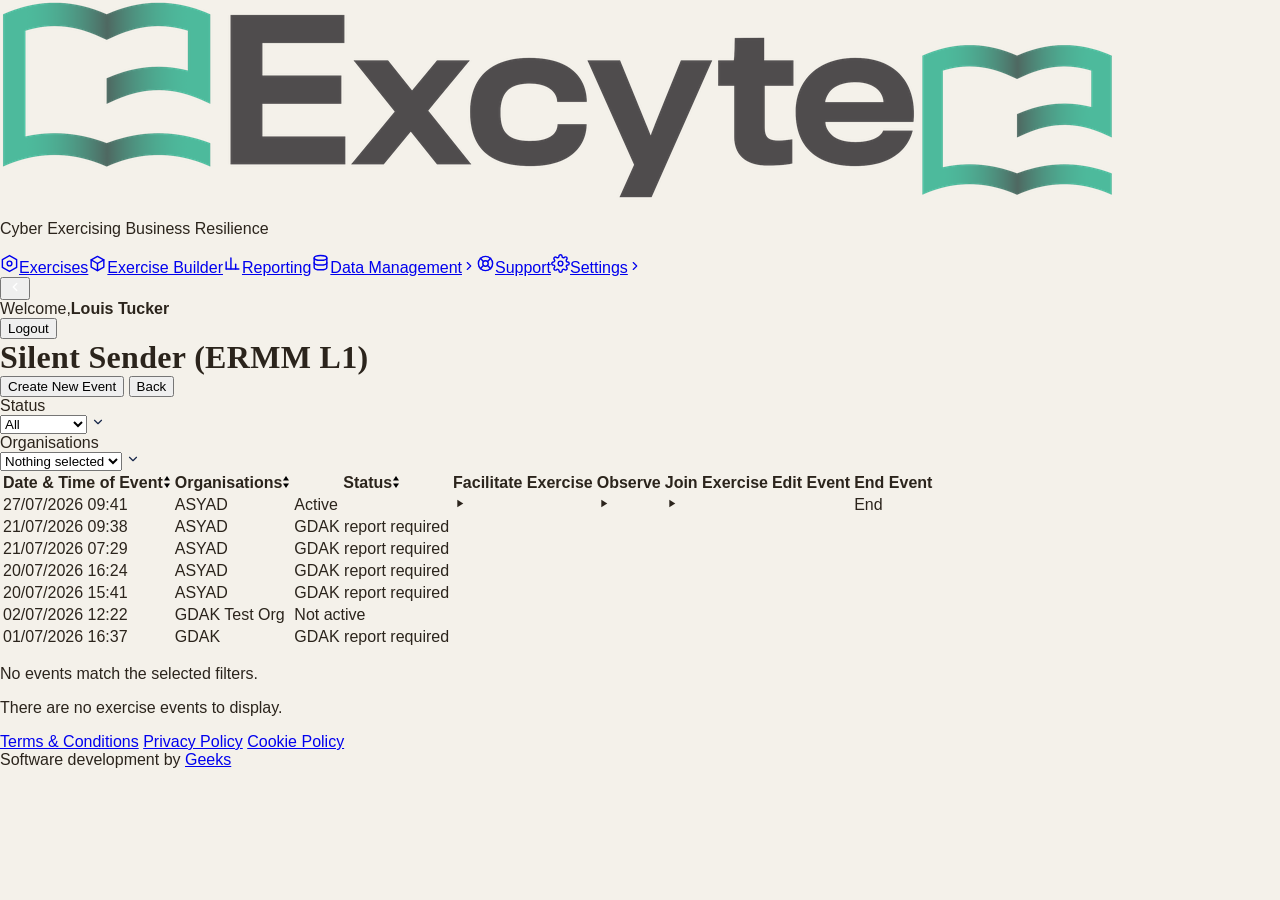
<file: pages/exercise-events.html>
<!DOCTYPE html>
<html lang="en">
<head>
<meta charset="UTF-8">
<meta name="viewport" content="width=device-width, initial-scale=1.0">
<title>Excyte | Clickbait Crisis</title>
<link rel="stylesheet" href="../css/styles.css">
<script>
  (function () {
    try {
      if (localStorage.getItem('excyteSidebarCollapsed') === 'true') {
        document.documentElement.classList.add('sidebar-collapsed');
      }
    } catch (e) {}
  })();
</script>
</head>
<body data-page="exercises">

<div class="app">

  <!-- ============ SIDEBAR (injected by js/menu.js) ============ -->
  <div id="sidebar-placeholder"></div>

  <!-- ============ MAIN CONTENT ============ -->
  <main class="main-content">

    <div class="detail-header">
      <h1 class="page-title" id="pageTitle">Clickbait Crisis</h1>
      <div class="header-actions">
        <button class="cancel-btn" type="button" id="editExerciseBtn" style="display:none;">Edit</button>
        <button class="cancel-btn" type="button" id="deleteExerciseBtn" style="display:none;">Delete</button>
        <button class="create-btn" type="button">Create New Event</button>
        <button class="back-btn" type="button">Back</button>
      </div>
    </div>

    <div class="filters-row">
      <div class="filter-group">
        <label for="statusFilter">Status</label>
        <div class="select-wrapper">
          <select id="statusFilter">
            <option value="all">All</option>
            <option value="active">Active</option>
            <option value="completed">Completed</option>
          </select>
          <svg class="select-arrow" viewBox="0 0 24 24" width="14" height="14" fill="none" stroke="#16264A" stroke-width="2" stroke-linecap="round" stroke-linejoin="round"><path d="M6 9l6 6 6-6"/></svg>
        </div>
      </div>

      <div class="filter-group">
        <label for="orgFilter">Organisations</label>
        <div class="select-wrapper">
          <select id="orgFilter">
            <option value="all">Nothing selected</option>
            <option value="GDAK">GDAK</option>
          </select>
          <svg class="select-arrow" viewBox="0 0 24 24" width="14" height="14" fill="none" stroke="#16264A" stroke-width="2" stroke-linecap="round" stroke-linejoin="round"><path d="M6 9l6 6 6-6"/></svg>
        </div>
      </div>
    </div>

    <div class="table-panel no-data" id="tablePanel">
      <table class="exercise-table" id="eventsTable">
        <thead>
          <tr>
            <th data-sort="date">Date &amp; Time of Event<svg class="sort-icon" viewBox="0 0 10 16" width="8" height="12"><path class="arrow-up" d="M5 0L9 6H1Z"/><path class="arrow-down" d="M5 16L1 10H9Z"/></svg></th>
            <th data-sort="org">Organisations<svg class="sort-icon" viewBox="0 0 10 16" width="8" height="12"><path class="arrow-up" d="M5 0L9 6H1Z"/><path class="arrow-down" d="M5 16L1 10H9Z"/></svg></th>
            <th data-sort="status">Status<svg class="sort-icon" viewBox="0 0 10 16" width="8" height="12"><path class="arrow-up" d="M5 0L9 6H1Z"/><path class="arrow-down" d="M5 16L1 10H9Z"/></svg></th>
            <th>Facilitate Exercise</th>
            <th>Observe</th>
            <th>Join Exercise</th>
            <th>Edit Event</th>
            <th>End Event</th>
          </tr>
        </thead>
        <tbody id="eventsTableBody"></tbody>
      </table>

      <p class="no-results" id="noResults">No events match the selected filters.</p>
      <p class="no-exercises" id="noEvents">There are no exercise events to display.</p>
    </div>

    <footer class="footer">
      <div class="footer-links">
        <a href="terms-conditions.html">Terms &amp; Conditions</a>
        <a href="privacy-policy.html">Privacy Policy</a>
        <a href="cookie-policy.html">Cookie Policy</a>
      </div>
      <div class="footer-credit">Software development by <a href="https://www.geeks.ltd/" target="_blank" rel="noopener">Geeks</a></div>
    </footer>

  </main>

  <!-- ============ END EVENT CONFIRMATION MODAL ============ -->
  <div class="modal-overlay" id="endEventModal">
    <div class="modal-box">
      <div class="modal-icon">
        <svg viewBox="0 0 24 24" width="40" height="40" fill="none" stroke="#1AA694" stroke-width="1.6" stroke-linecap="round" stroke-linejoin="round">
          <path d="M12 6c-2-1.5-5-2-8-1v13c3-1 6-.5 8 1 2-1.5 5-2 8-1V5c-3-1-6-.5-8 1z"/>
          <path d="M12 6v13"/>
        </svg>
      </div>
      <h2 class="modal-title">End this event?</h2>
      <p class="modal-message" id="modalMessage">This will end the event and it will no longer be active. This can't be undone.</p>
      <div class="modal-actions">
        <button type="button" class="cancel-btn" id="modalCancelBtn">Cancel</button>
        <button type="button" class="save-btn" id="modalConfirmBtn">Yes, End Event</button>
      </div>
    </div>
  </div>

  <!-- ============ DELETE EXERCISE CONFIRMATION MODAL ============ -->
  <div class="modal-overlay" id="deleteExerciseModal">
    <div class="modal-box">
      <div class="modal-icon">
        <svg viewBox="0 0 24 24" width="40" height="40" fill="none" stroke="#1AA694" stroke-width="1.6" stroke-linecap="round" stroke-linejoin="round">
          <path d="M12 6c-2-1.5-5-2-8-1v13c3-1 6-.5 8 1 2-1.5 5-2 8-1V5c-3-1-6-.5-8 1z"/>
          <path d="M12 6v13"/>
        </svg>
      </div>
      <h2 class="modal-title">Delete this exercise?</h2>
      <p class="modal-message">This will permanently delete the exercise and all its slides. This can't be undone.</p>
      <div class="modal-actions">
        <button type="button" class="cancel-btn" id="deleteExerciseCancelBtn">Cancel</button>
        <button type="button" class="save-btn" id="deleteExerciseConfirmBtn">Yes, Delete Exercise</button>
      </div>
    </div>
  </div>
</div>

<script src="../js/menu.js"></script>
<script src="../js/exercise-events.js"></script>
</body>
</html>
</file>
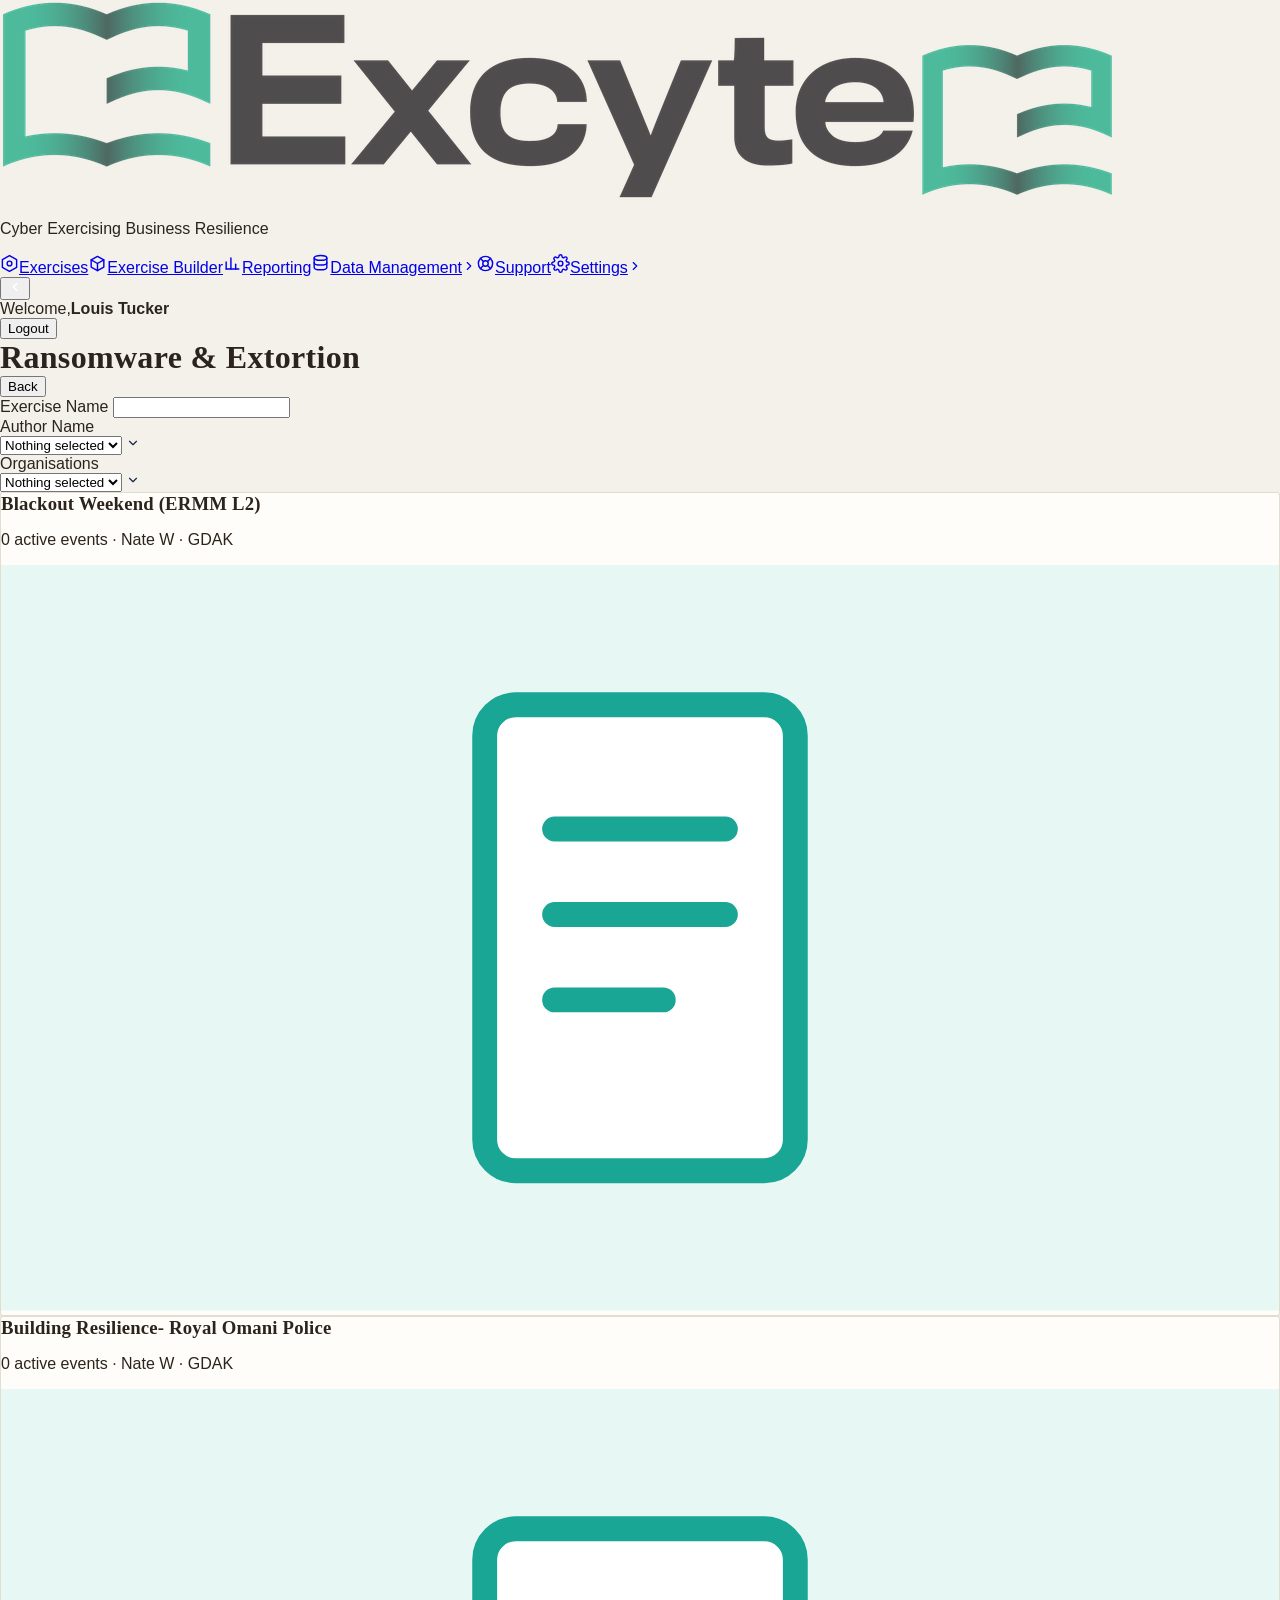
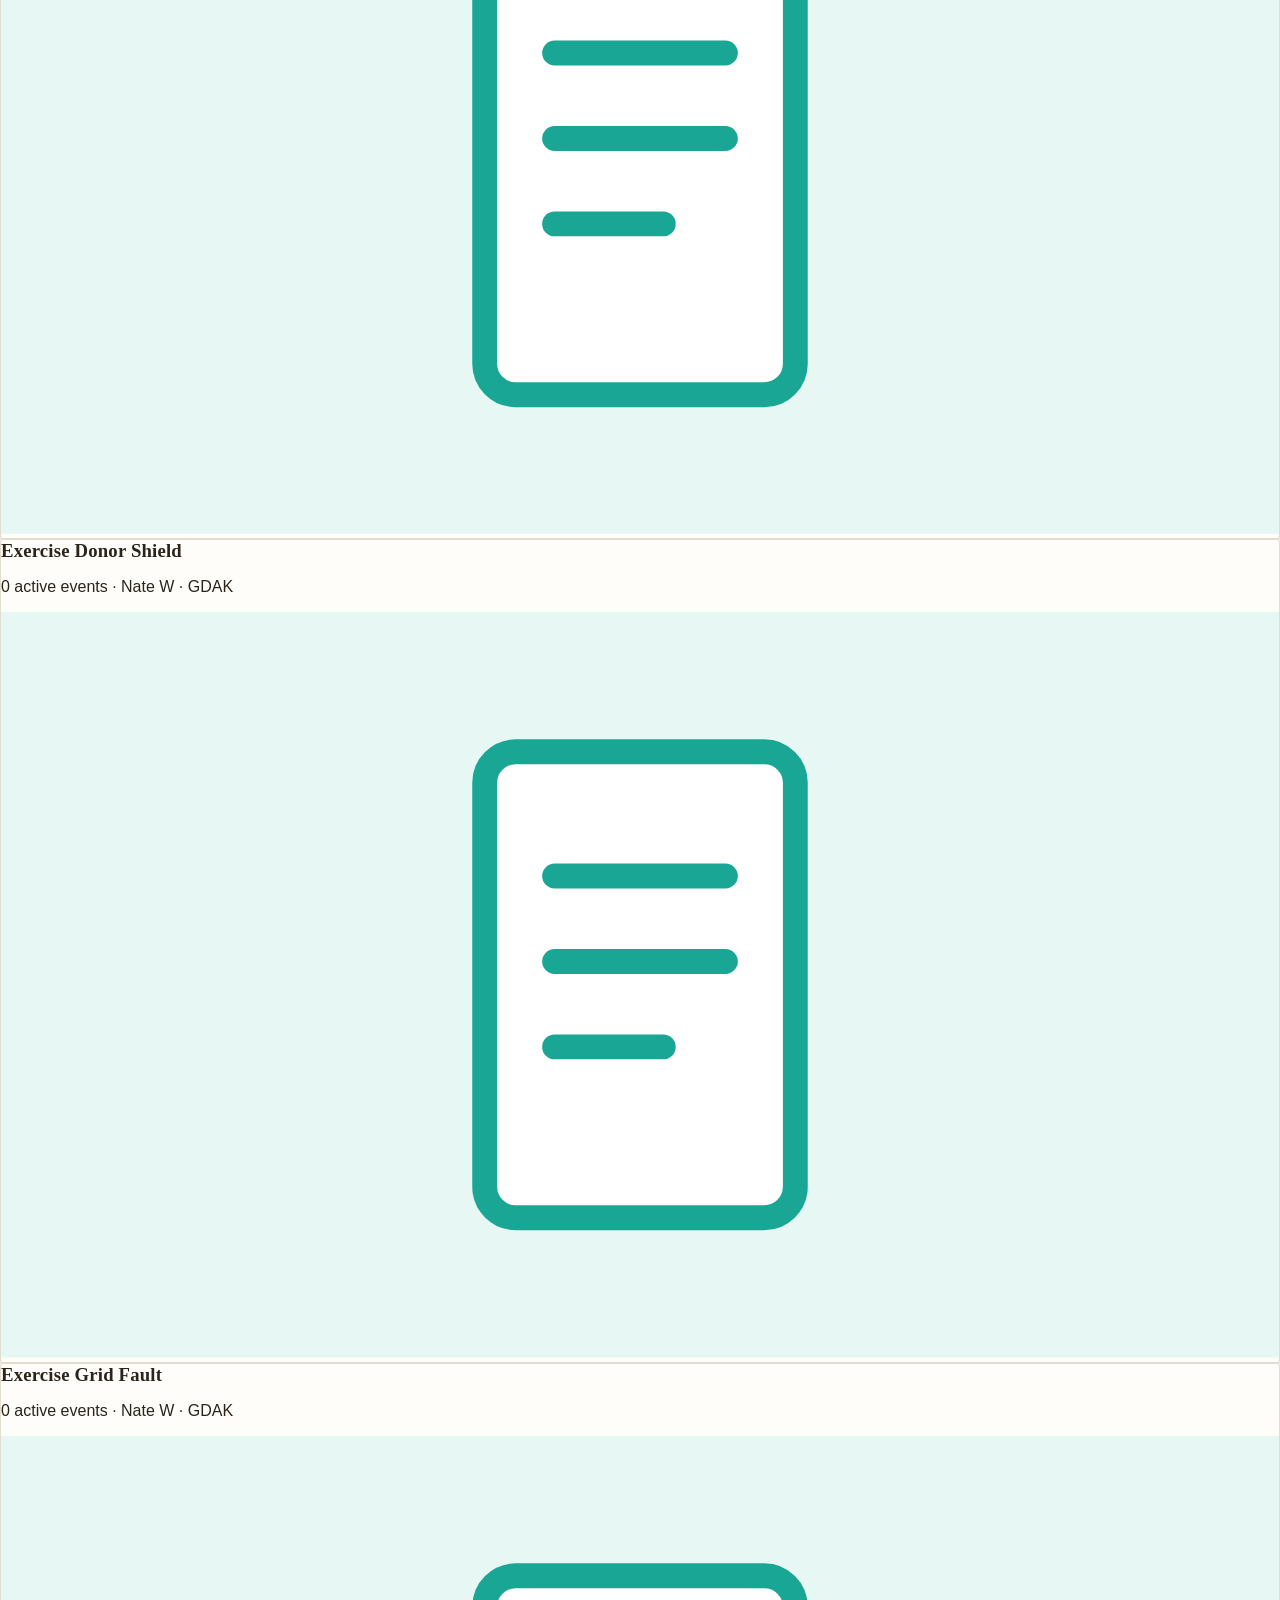
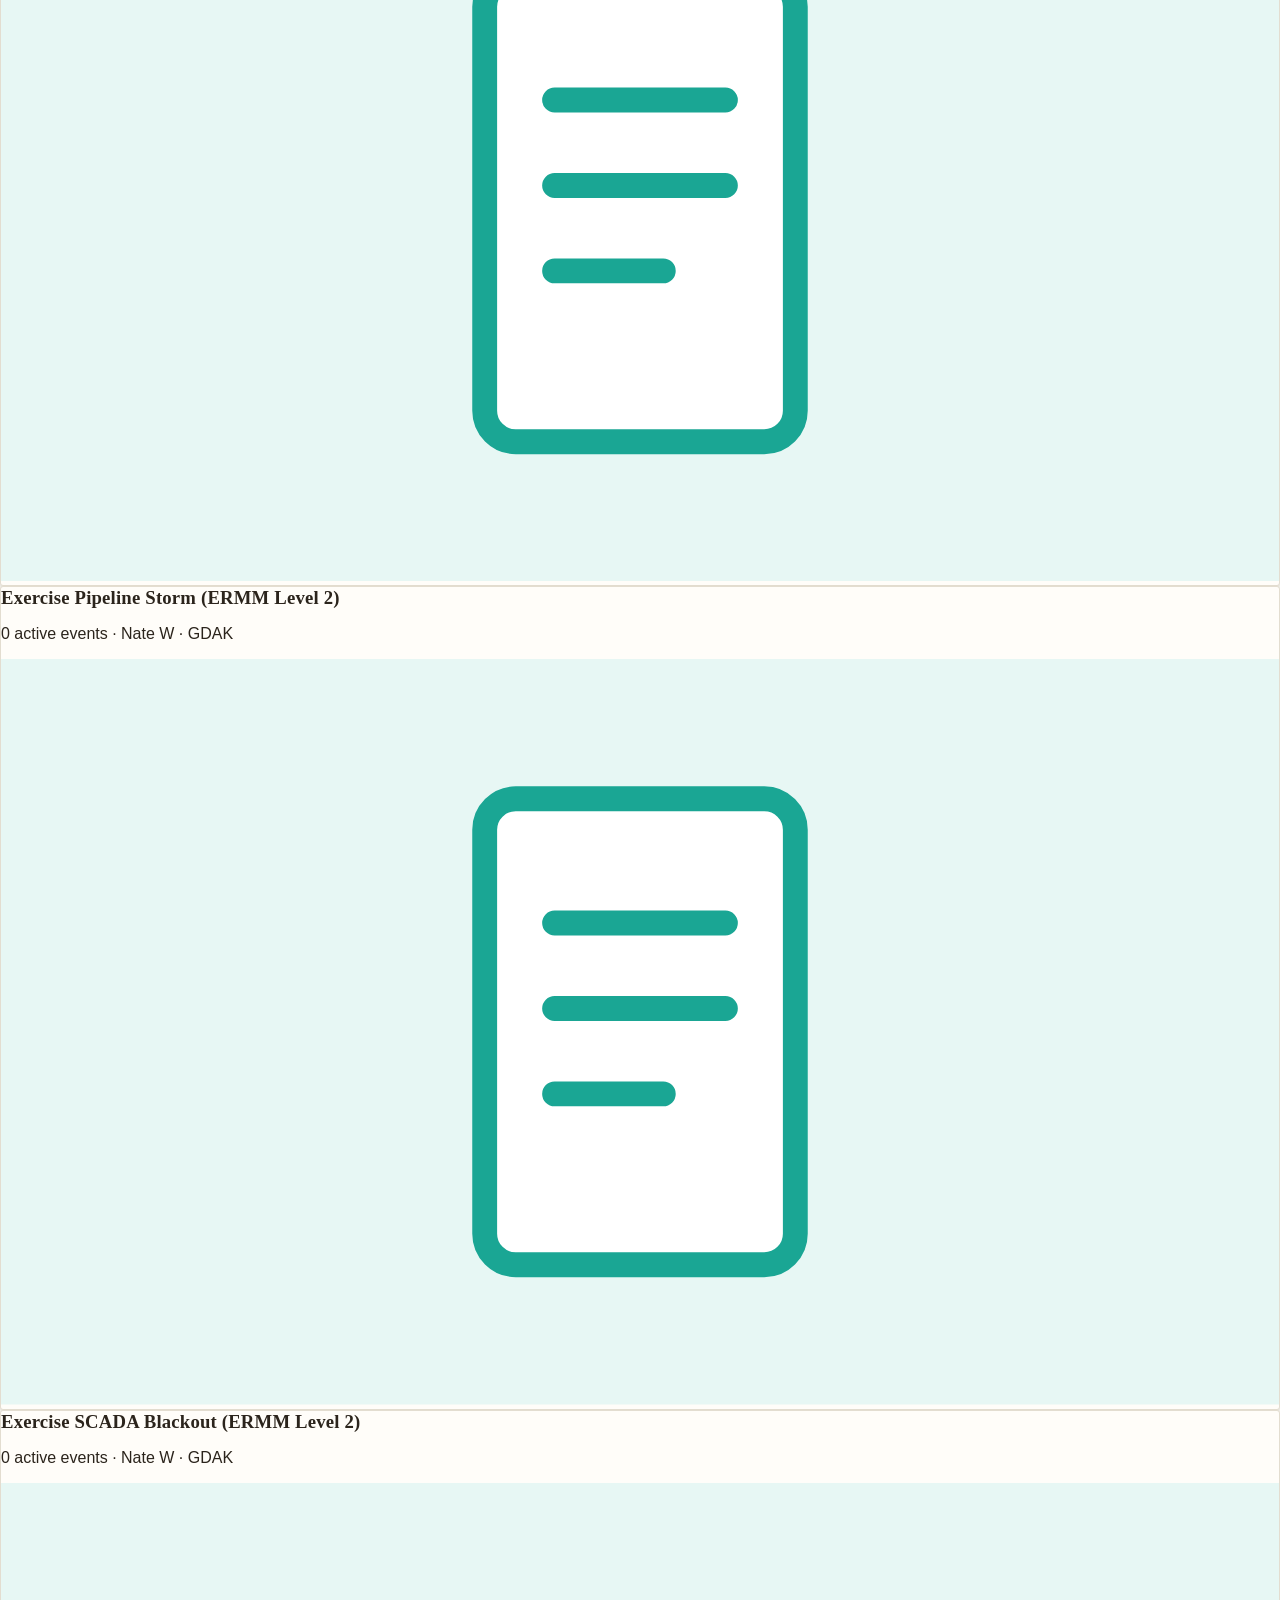
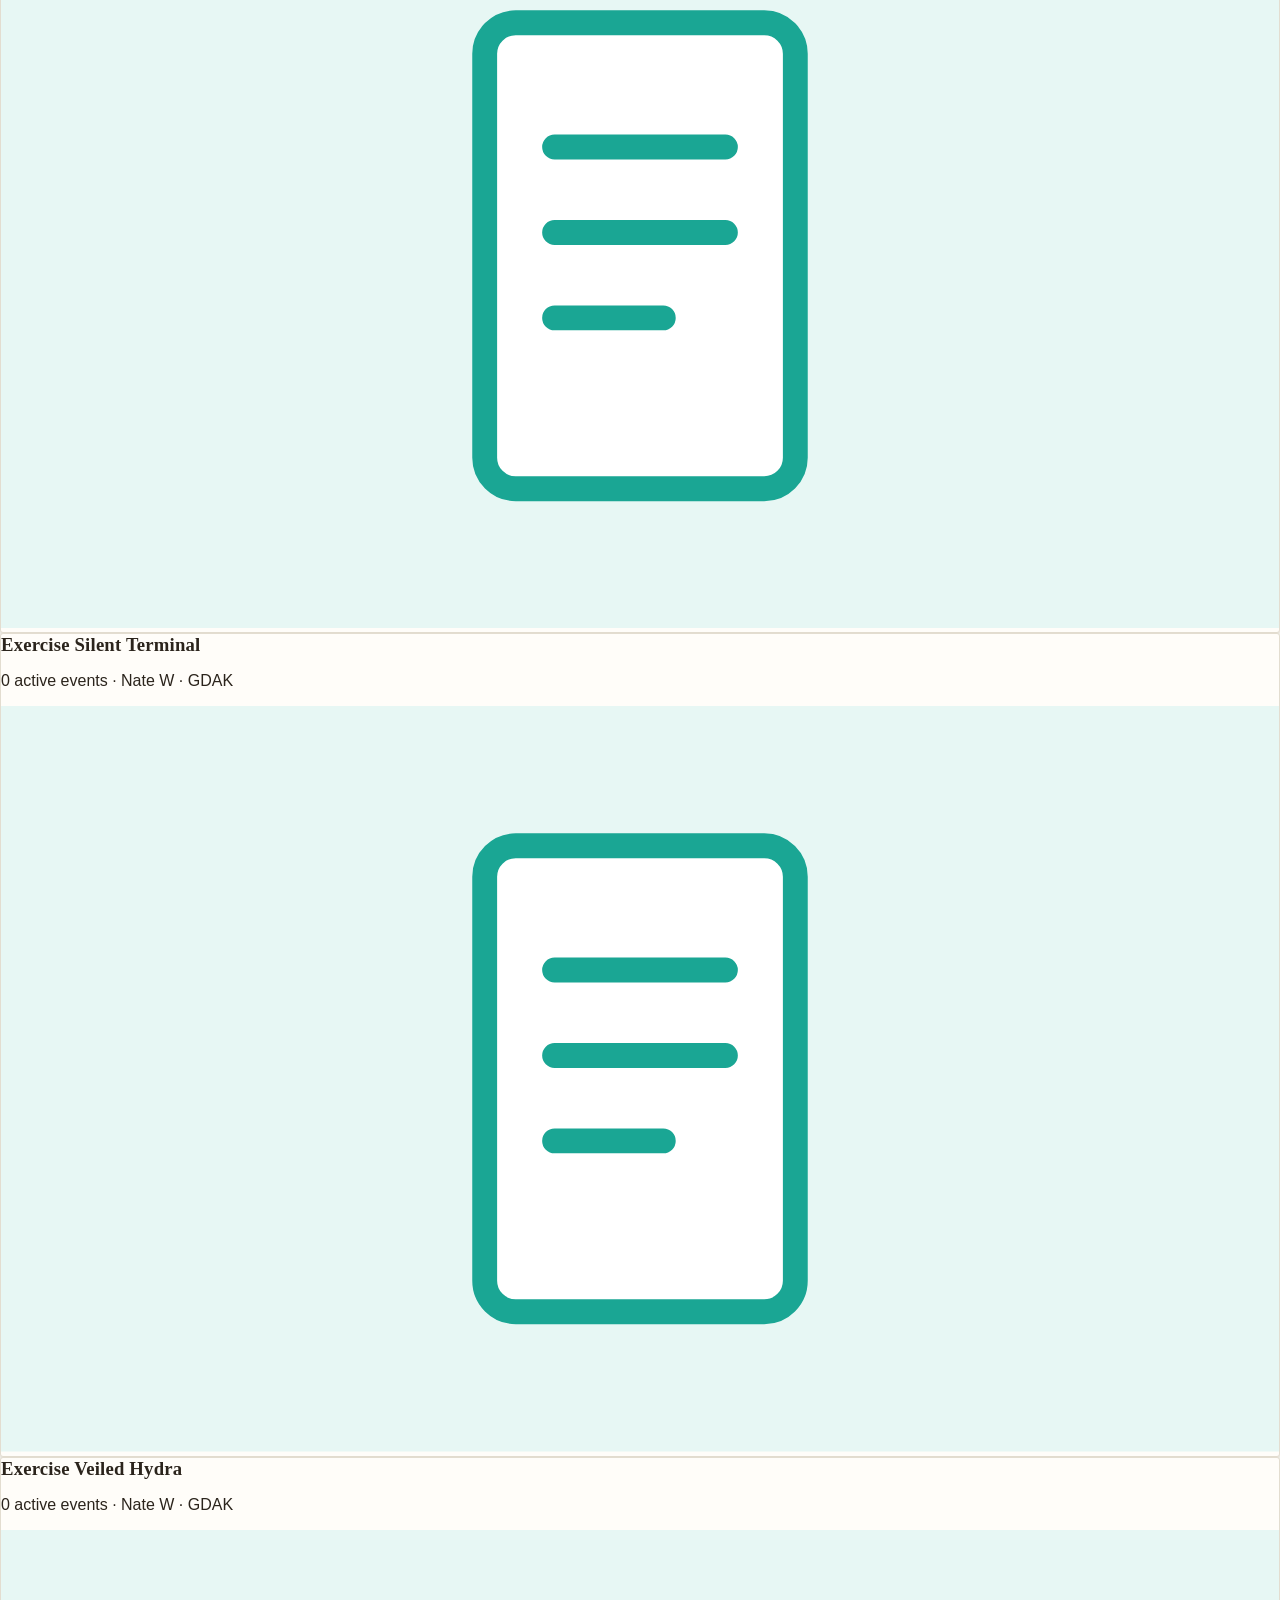
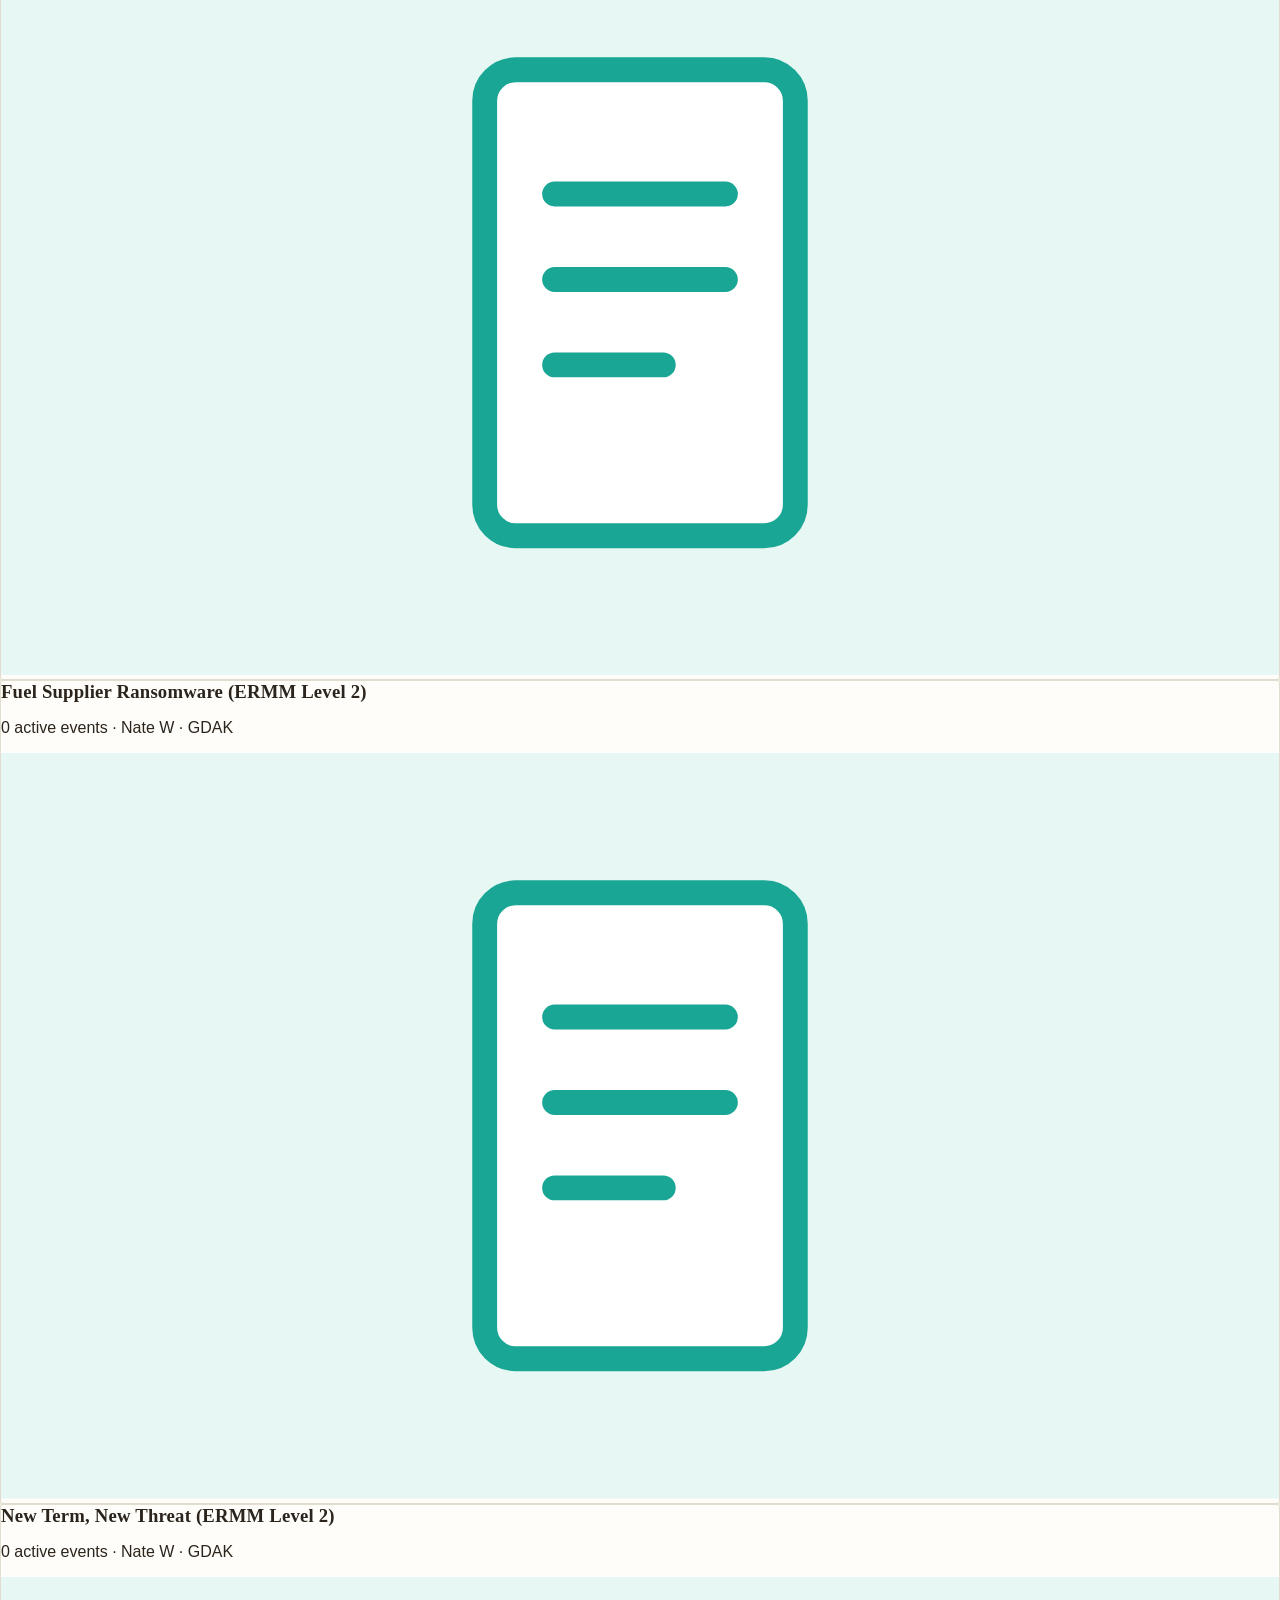
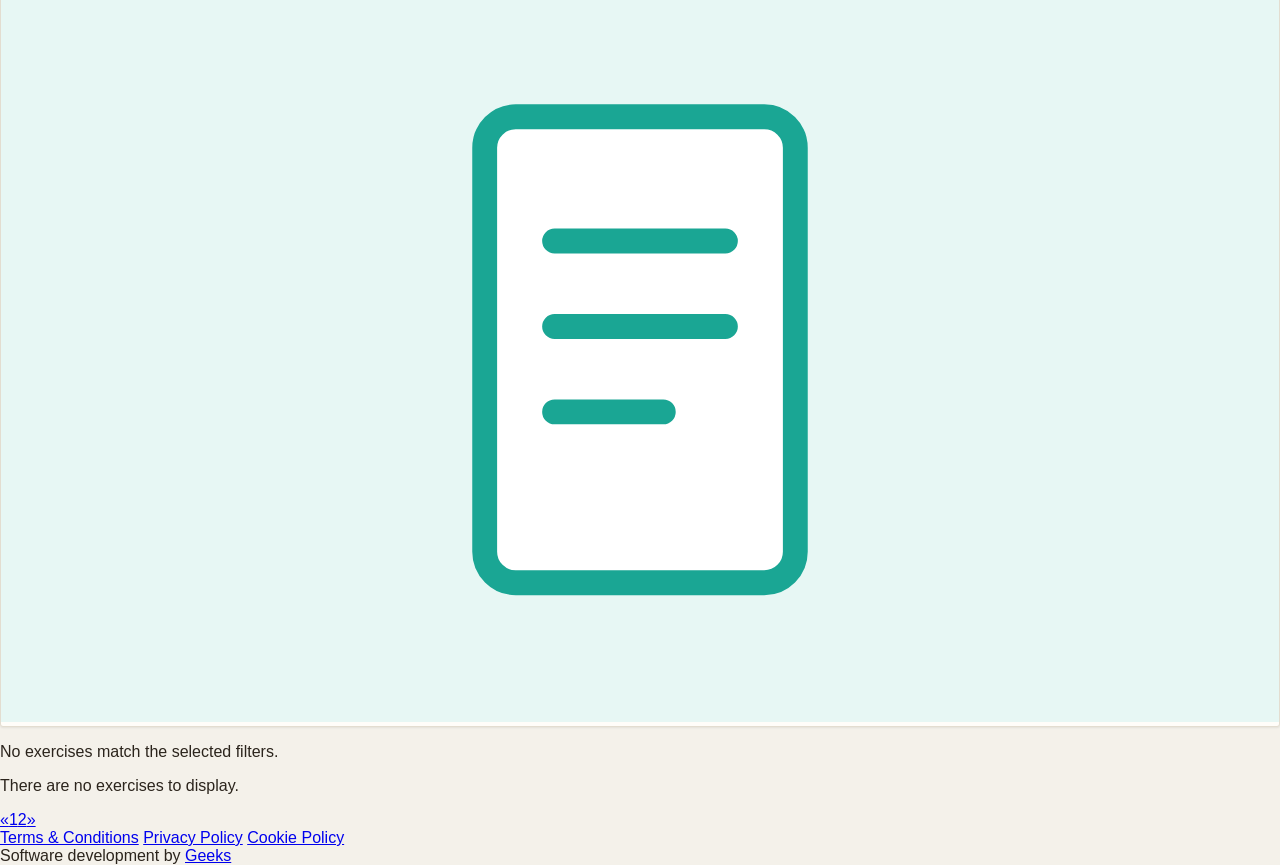
<file: pages/exercise-theme.html>
<!DOCTYPE html>
<html lang="en">
<head>
<meta charset="UTF-8">
<meta name="viewport" content="width=device-width, initial-scale=1.0">
<title>Excyte | Ransomware &amp; Extortion</title>
<link rel="stylesheet" href="../css/styles.css">
<script>
  (function () {
    try {
      if (localStorage.getItem('excyteSidebarCollapsed') === 'true') {
        document.documentElement.classList.add('sidebar-collapsed');
      }
    } catch (e) {}
  })();
</script>
</head>
<body data-page="exercises">

<div class="app">

  <!-- ============ SIDEBAR (injected by js/menu.js) ============ -->
  <div id="sidebar-placeholder"></div>

  <!-- ============ MAIN CONTENT ============ -->
  <main class="main-content">

    <div class="detail-header">
      <h1 class="page-title" id="pageTitle">Ransomware &amp; Extortion</h1>
      <button class="back-btn" type="button">Back</button>
    </div>

    <div class="filters-row">
      <div class="filter-group">
        <label for="exerciseNameFilter">Exercise Name</label>
        <input type="text" id="exerciseNameFilter" class="text-input" placeholder="">
      </div>

      <div class="filter-group">
        <label for="authorFilter">Author Name</label>
        <div class="select-wrapper">
          <select id="authorFilter">
            <option value="all">Nothing selected</option>
          </select>
          <svg class="select-arrow" viewBox="0 0 24 24" width="14" height="14" fill="none" stroke="#16264A" stroke-width="2" stroke-linecap="round" stroke-linejoin="round"><path d="M6 9l6 6 6-6"/></svg>
        </div>
      </div>

      <div class="filter-group">
        <label for="orgFilter">Organisations</label>
        <div class="select-wrapper">
          <select id="orgFilter">
            <option value="all">Nothing selected</option>
          </select>
          <svg class="select-arrow" viewBox="0 0 24 24" width="14" height="14" fill="none" stroke="#16264A" stroke-width="2" stroke-linecap="round" stroke-linejoin="round"><path d="M6 9l6 6 6-6"/></svg>
        </div>
      </div>
    </div>

    <div class="cards-panel exercise-cards-panel" id="tablePanel">
      <div class="cards-grid" id="exerciseCardsGrid"></div>

      <p class="no-results" id="noResults">No exercises match the selected filters.</p>
      <p class="no-exercises" id="noExercises">There are no exercises to display.</p>
    </div>

    <div class="pagination" id="pagination">
      <a href="#" class="page-btn">&laquo;</a>
      <a href="#" class="page-btn active">1</a>
      <a href="#" class="page-btn">2</a>
      <a href="#" class="page-btn">&raquo;</a>
    </div>

    <footer class="footer">
      <div class="footer-links">
        <a href="terms-conditions.html">Terms &amp; Conditions</a>
        <a href="privacy-policy.html">Privacy Policy</a>
        <a href="cookie-policy.html">Cookie Policy</a>
      </div>
      <div class="footer-credit">Software development by <a href="https://www.geeks.ltd/" target="_blank" rel="noopener">Geeks</a></div>
    </footer>

  </main>
</div>

<script src="../js/menu.js"></script>
<script src="../js/exercise-theme.js"></script>
</body>
</html>
</file>
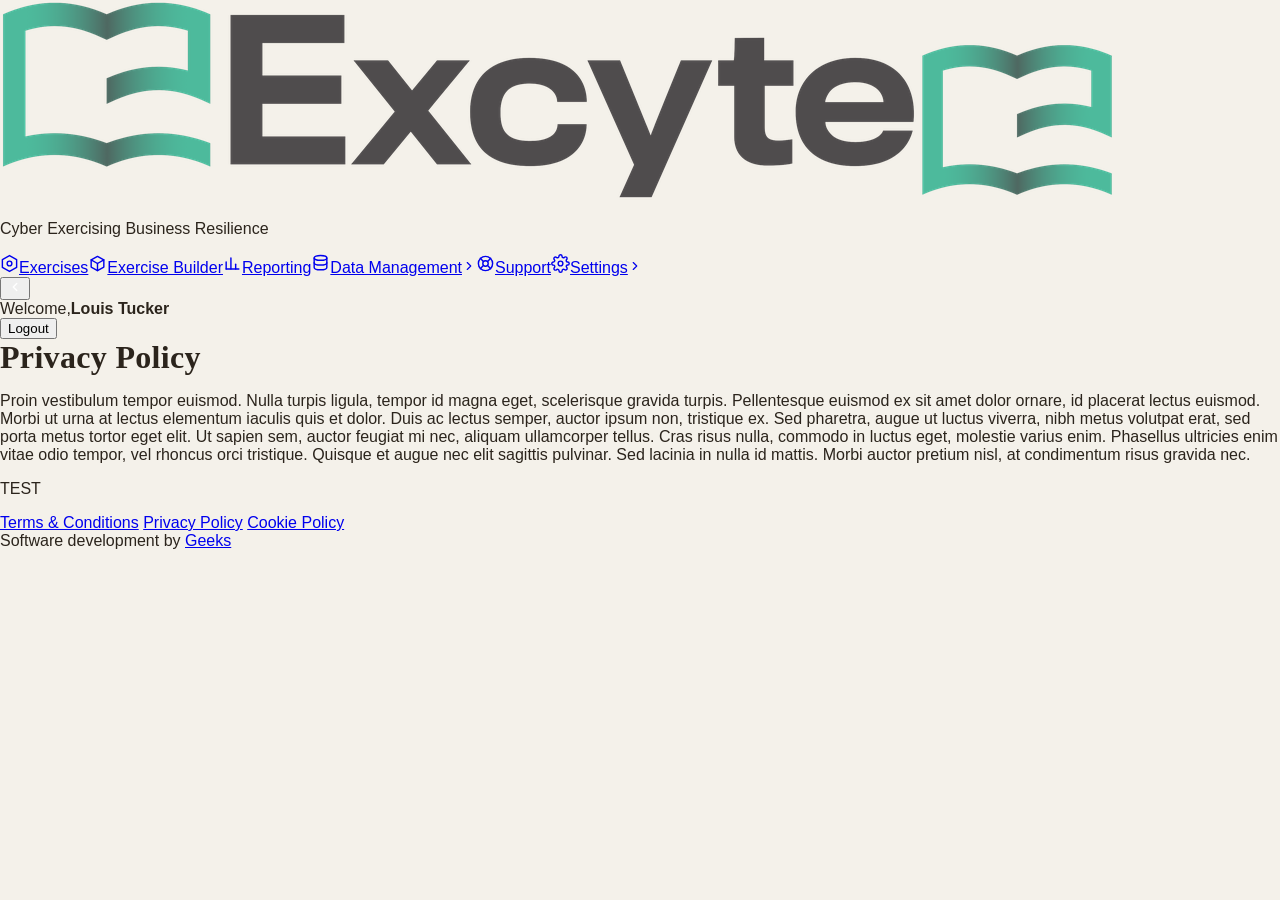
<file: pages/privacy-policy.html>
<!DOCTYPE html>
<html lang="en">
<head>
<meta charset="UTF-8">
<meta name="viewport" content="width=device-width, initial-scale=1.0">
<title>Excyte | Privacy Policy</title>
<link rel="stylesheet" href="../css/styles.css">
<script>
  (function () {
    try {
      if (localStorage.getItem('excyteSidebarCollapsed') === 'true') {
        document.documentElement.classList.add('sidebar-collapsed');
      }
    } catch (e) {}
  })();
</script>
</head>
<body>

<div class="app">

  <!-- ============ SIDEBAR (injected by js/menu.js) ============ -->
  <div id="sidebar-placeholder"></div>

  <!-- ============ MAIN CONTENT ============ -->
  <main class="main-content">

    <h1 class="page-title">Privacy Policy</h1>

    <div class="legal-content">
      <p>Proin vestibulum tempor euismod. Nulla turpis ligula, tempor id magna eget, scelerisque gravida turpis. Pellentesque euismod ex sit amet dolor ornare, id placerat lectus euismod. Morbi ut urna at lectus elementum iaculis quis et dolor. Duis ac lectus semper, auctor ipsum non, tristique ex. Sed pharetra, augue ut luctus viverra, nibh metus volutpat erat, sed porta metus tortor eget elit. Ut sapien sem, auctor feugiat mi nec, aliquam ullamcorper tellus. Cras risus nulla, commodo in luctus eget, molestie varius enim. Phasellus ultricies enim vitae odio tempor, vel rhoncus orci tristique. Quisque et augue nec elit sagittis pulvinar. Sed lacinia in nulla id mattis. Morbi auctor pretium nisl, at condimentum risus gravida nec.</p>
      <p>TEST</p>
    </div>

    <footer class="footer">
      <div class="footer-links">
        <a href="terms-conditions.html">Terms &amp; Conditions</a>
        <a href="privacy-policy.html">Privacy Policy</a>
        <a href="cookie-policy.html">Cookie Policy</a>
      </div>
      <div class="footer-credit">Software development by <a href="https://www.geeks.ltd/" target="_blank" rel="noopener">Geeks</a></div>
    </footer>

  </main>
</div>

<script src="../js/menu.js"></script>
</body>
</html>
</file>
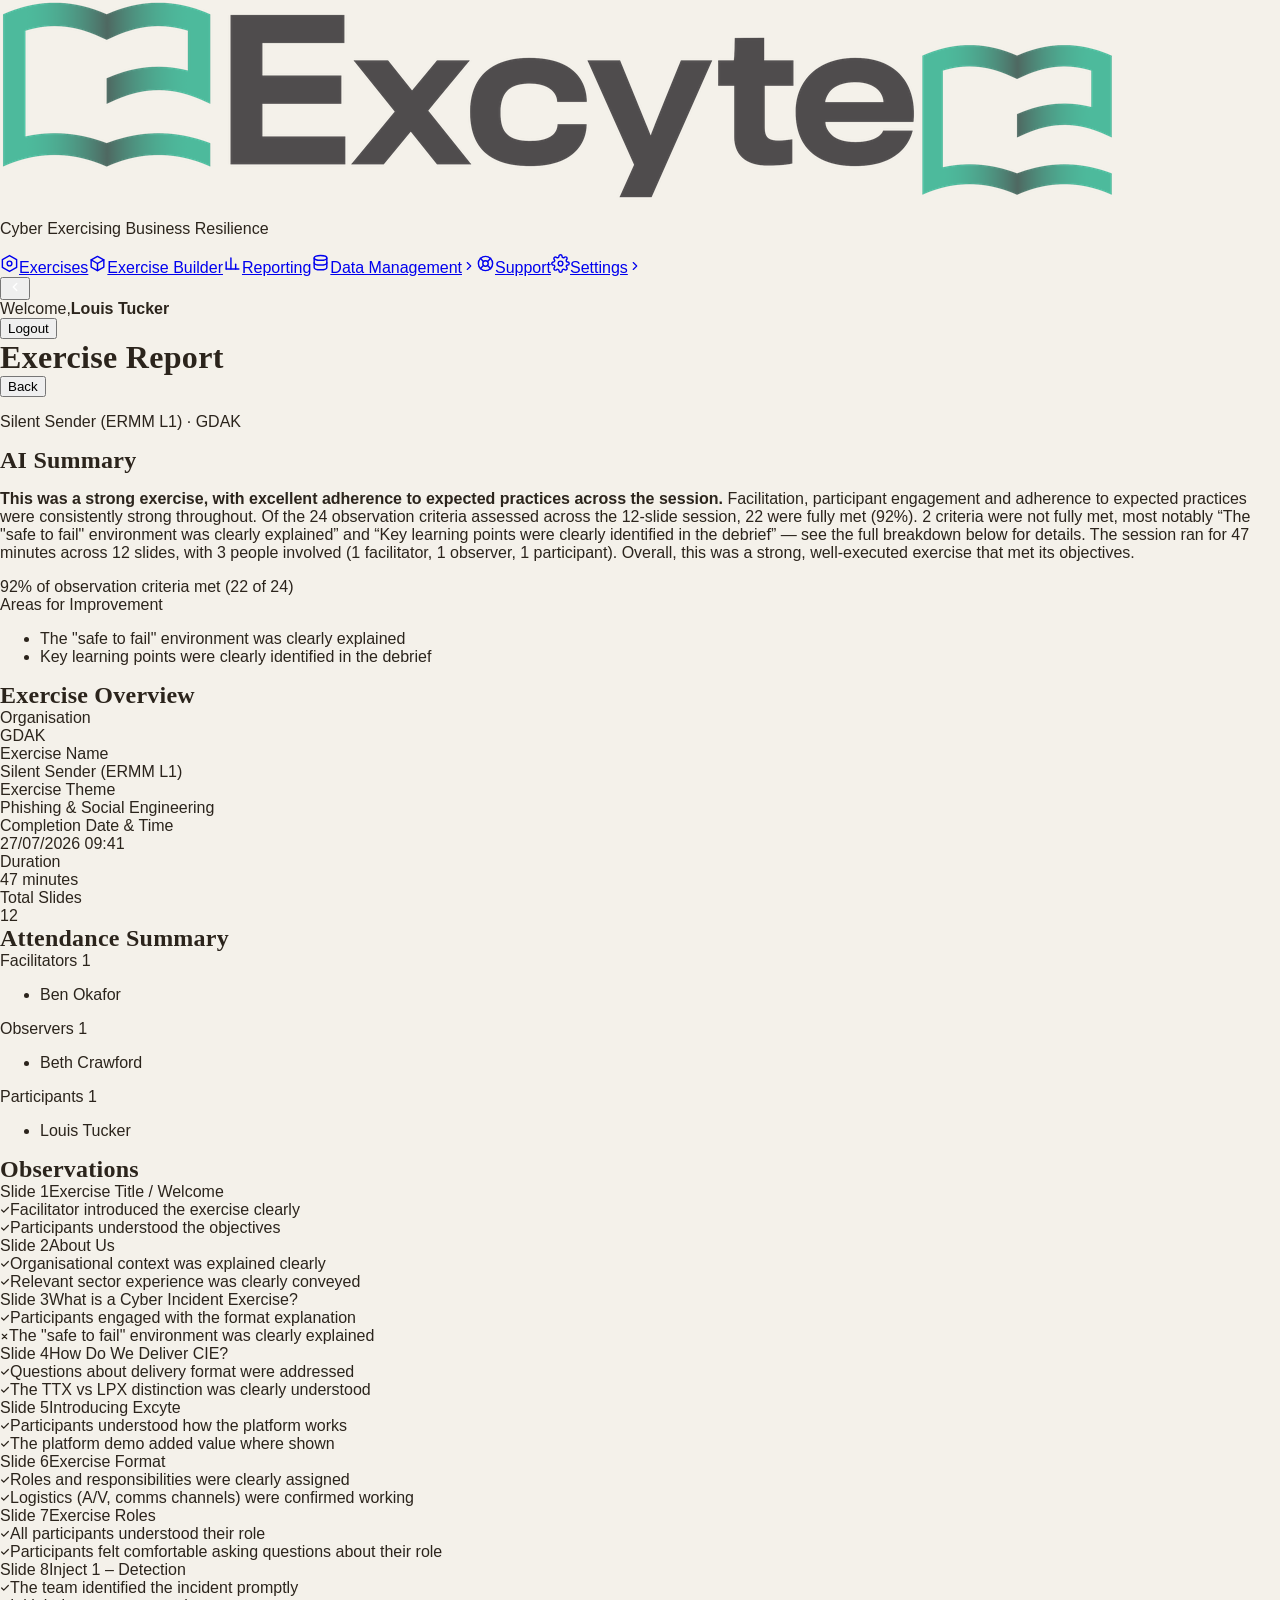
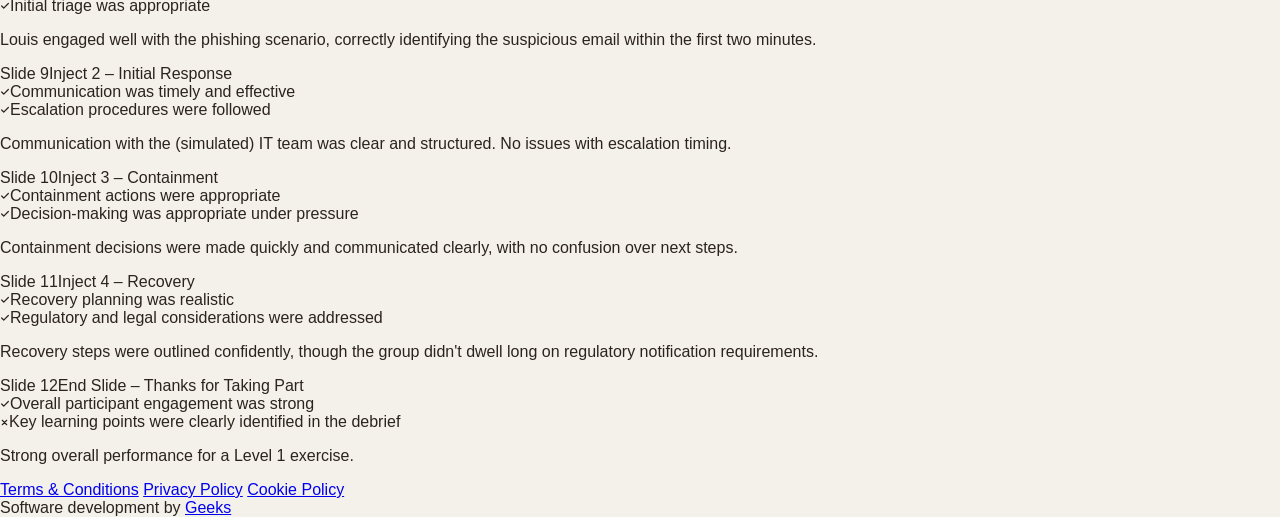
<file: pages/report-detail.html>
<!DOCTYPE html>
<html lang="en">
<head>
<meta charset="UTF-8">
<meta name="viewport" content="width=device-width, initial-scale=1.0">
<title>Excyte | Exercise Report</title>
<link rel="stylesheet" href="../css/styles.css">
<script>
  (function () {
    try {
      if (localStorage.getItem('excyteSidebarCollapsed') === 'true') {
        document.documentElement.classList.add('sidebar-collapsed');
      }
    } catch (e) {}
  })();
</script>
</head>
<body data-page="reporting">

<div class="app">

  <!-- ============ SIDEBAR (injected by js/menu.js) ============ -->
  <div id="sidebar-placeholder"></div>

  <!-- ============ MAIN CONTENT ============ -->
  <main class="main-content">

    <div class="detail-header">
      <h1 class="page-title" id="pageTitle">Exercise Report</h1>
      <div class="header-actions">
        <button type="button" class="back-btn" id="backBtn">Back</button>
      </div>
    </div>

    <p class="report-subtitle" id="reportSubtitle">Exercise Name &middot; Organisation</p>

    <!-- SUMMARY -->
    <div class="report-section">
      <h2>AI Summary</h2>
      <p class="summary-headline" id="summaryHeadline"></p>
      <p class="summary-context" id="summaryContext"></p>
      <div class="summary-stat" id="summaryStat">
        <div class="summary-stat-bar"><div class="summary-stat-fill" id="summaryStatFill"></div></div>
        <div class="summary-stat-label" id="summaryStatLabel"></div>
      </div>
      <div id="summaryImprovements"></div>
    </div>

    <!-- EXERCISE OVERVIEW -->
    <div class="report-section">
      <h2>Exercise Overview</h2>
      <div class="overview-grid">
        <div class="overview-item">
          <div class="overview-label">Organisation</div>
          <div class="overview-value" id="ovOrg">&mdash;</div>
        </div>
        <div class="overview-item">
          <div class="overview-label">Exercise Name</div>
          <div class="overview-value" id="ovExercise">&mdash;</div>
        </div>
        <div class="overview-item">
          <div class="overview-label">Exercise Theme</div>
          <div class="overview-value" id="ovTheme">&mdash;</div>
        </div>
        <div class="overview-item">
          <div class="overview-label">Completion Date &amp; Time</div>
          <div class="overview-value" id="ovCompleted">&mdash;</div>
        </div>
        <div class="overview-item">
          <div class="overview-label">Duration</div>
          <div class="overview-value" id="ovDuration">&mdash;</div>
        </div>
        <div class="overview-item">
          <div class="overview-label">Total Slides</div>
          <div class="overview-value" id="ovSlides">&mdash;</div>
        </div>
      </div>
    </div>

    <!-- ATTENDANCE SUMMARY -->
    <div class="report-section">
      <h2>Attendance Summary</h2>
      <div class="attendance-grid">
        <div class="attendance-group">
          <div class="attendance-group-header">
            <span class="attendance-dot dot-facilitator"></span>
            Facilitators
            <span class="attendance-count-badge" id="facilitatorCount">0</span>
          </div>
          <ul class="attendance-list" id="facilitatorList"></ul>
        </div>
        <div class="attendance-group">
          <div class="attendance-group-header">
            <span class="attendance-dot dot-observer"></span>
            Observers
            <span class="attendance-count-badge" id="observerCount">0</span>
          </div>
          <ul class="attendance-list" id="observerList"></ul>
        </div>
        <div class="attendance-group">
          <div class="attendance-group-header">
            <span class="attendance-dot dot-participant"></span>
            Participants
            <span class="attendance-count-badge" id="participantCount">0</span>
          </div>
          <ul class="attendance-list" id="participantListReport"></ul>
        </div>
      </div>
    </div>

    <!-- OBSERVATIONS -->
    <div class="report-section">
      <h2>Observations</h2>
      <div id="observationsContent"></div>
    </div>

    <footer class="footer">
      <div class="footer-links">
        <a href="terms-conditions.html">Terms &amp; Conditions</a>
        <a href="privacy-policy.html">Privacy Policy</a>
        <a href="cookie-policy.html">Cookie Policy</a>
      </div>
      <div class="footer-credit">Software development by <a href="https://www.geeks.ltd/" target="_blank" rel="noopener">Geeks</a></div>
    </footer>

  </main>
</div>

<script src="../js/menu.js"></script>
<script src="../js/report-detail.js"></script>
</body>
</html>
</file>
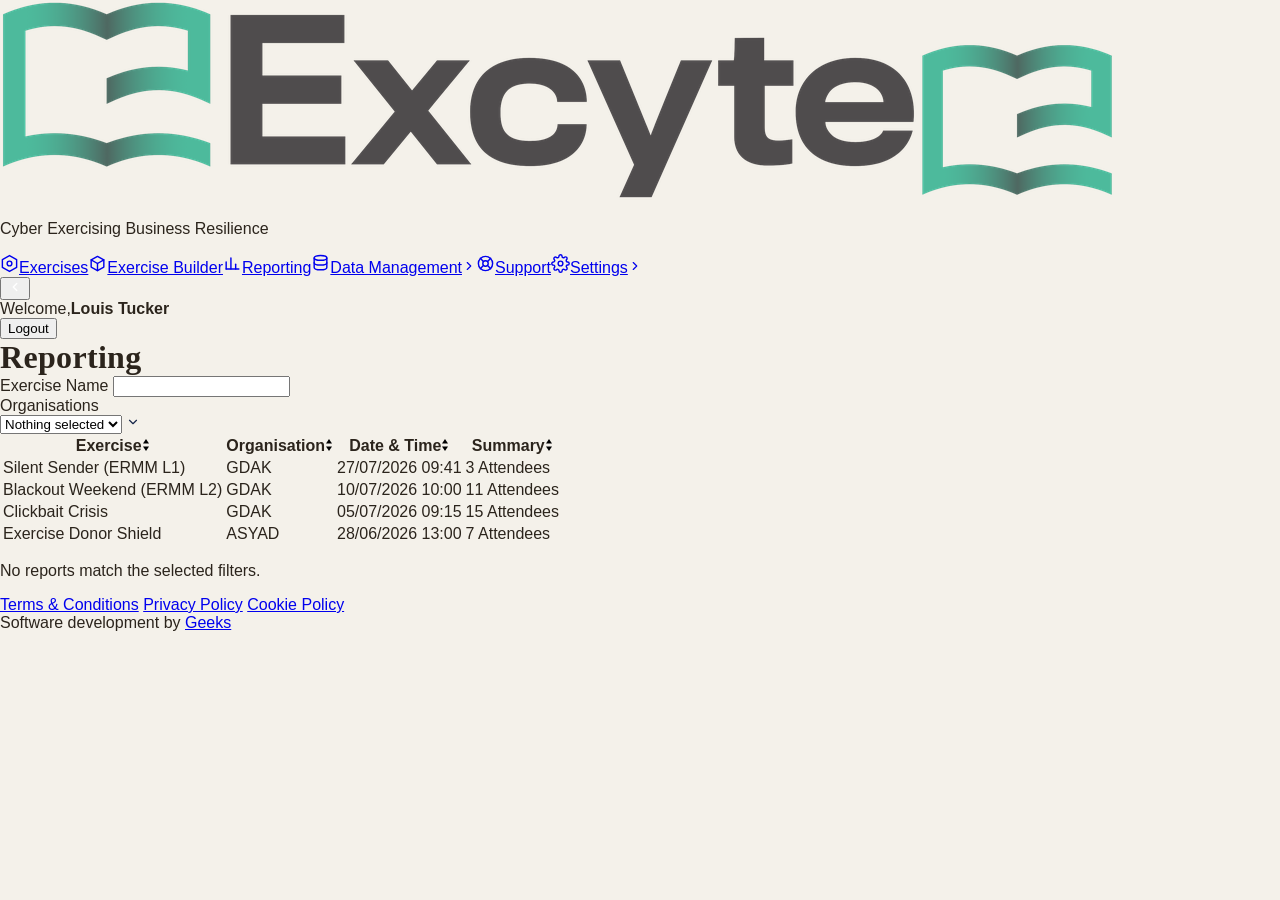
<file: pages/reporting.html>
<!DOCTYPE html>
<html lang="en">
<head>
<meta charset="UTF-8">
<meta name="viewport" content="width=device-width, initial-scale=1.0">
<title>Excyte | Reporting</title>
<link rel="stylesheet" href="../css/styles.css">
<script>
  (function () {
    try {
      if (localStorage.getItem('excyteSidebarCollapsed') === 'true') {
        document.documentElement.classList.add('sidebar-collapsed');
      }
    } catch (e) {}
  })();
</script>
</head>
<body data-page="reporting">

<div class="app">

  <!-- ============ SIDEBAR (injected by js/menu.js) ============ -->
  <div id="sidebar-placeholder"></div>

  <!-- ============ MAIN CONTENT ============ -->
  <main class="main-content">

    <h1 class="page-title">Reporting</h1>

    <div class="filters-row">
      <div class="filter-group">
        <label for="exerciseNameFilter">Exercise Name</label>
        <input type="text" id="exerciseNameFilter" class="text-input" placeholder="">
      </div>

      <div class="filter-group">
        <label for="orgFilter">Organisations</label>
        <div class="select-wrapper">
          <select id="orgFilter">
            <option value="all">Nothing selected</option>
          </select>
          <svg class="select-arrow" viewBox="0 0 24 24" width="14" height="14" fill="none" stroke="#16264A" stroke-width="2" stroke-linecap="round" stroke-linejoin="round"><path d="M6 9l6 6 6-6"/></svg>
        </div>
      </div>
    </div>

    <div class="table-panel" id="tablePanel">
      <table class="exercise-table" id="reportsTable">
        <thead>
          <tr>
            <th data-sort="exercise">Exercise<svg class="sort-icon" viewBox="0 0 10 16" width="8" height="12"><path class="arrow-up" d="M5 0L9 6H1Z"/><path class="arrow-down" d="M5 16L1 10H9Z"/></svg></th>
            <th data-sort="org">Organisation<svg class="sort-icon" viewBox="0 0 10 16" width="8" height="12"><path class="arrow-up" d="M5 0L9 6H1Z"/><path class="arrow-down" d="M5 16L1 10H9Z"/></svg></th>
            <th data-sort="date">Date &amp; Time<svg class="sort-icon" viewBox="0 0 10 16" width="8" height="12"><path class="arrow-up" d="M5 0L9 6H1Z"/><path class="arrow-down" d="M5 16L1 10H9Z"/></svg></th>
            <th data-sort="total">Summary<svg class="sort-icon" viewBox="0 0 10 16" width="8" height="12"><path class="arrow-up" d="M5 0L9 6H1Z"/><path class="arrow-down" d="M5 16L1 10H9Z"/></svg></th>
          </tr>
        </thead>
        <tbody id="reportsTableBody"></tbody>
      </table>

      <p class="no-results" id="noResults">No reports match the selected filters.</p>
    </div>

    <footer class="footer">
      <div class="footer-links">
        <a href="terms-conditions.html">Terms &amp; Conditions</a>
        <a href="privacy-policy.html">Privacy Policy</a>
        <a href="cookie-policy.html">Cookie Policy</a>
      </div>
      <div class="footer-credit">Software development by <a href="https://www.geeks.ltd/" target="_blank" rel="noopener">Geeks</a></div>
    </footer>

  </main>
</div>

<script src="../js/menu.js"></script>
<script src="../js/reporting.js"></script>
</body>
</html>
</file>
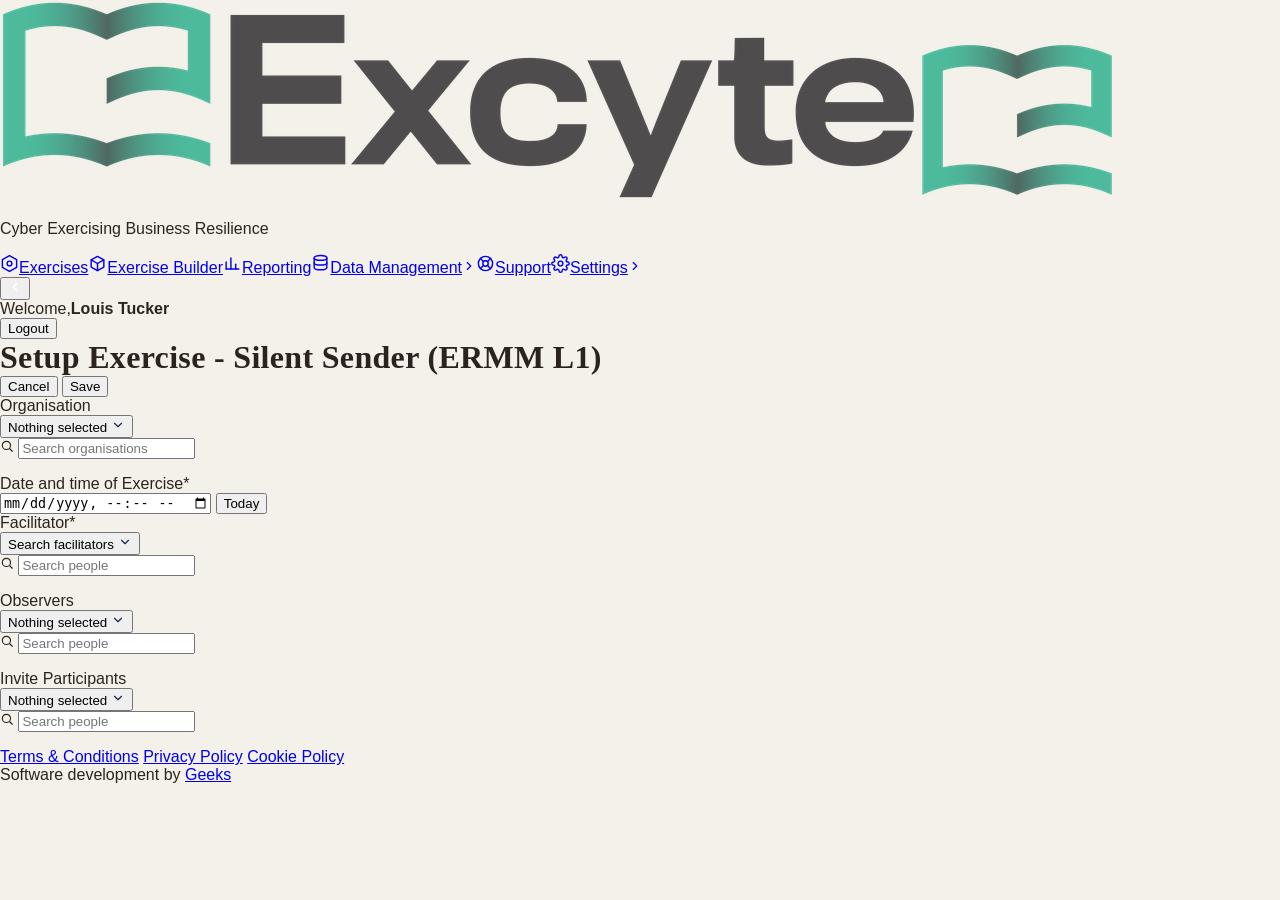
<file: pages/setup-exercise.html>
<!DOCTYPE html>
<html lang="en">
<head>
<meta charset="UTF-8">
<meta name="viewport" content="width=device-width, initial-scale=1.0">
<title>Excyte | Setup Exercise</title>
<link rel="stylesheet" href="../css/styles.css">
<script>
  (function () {
    try {
      if (localStorage.getItem('excyteSidebarCollapsed') === 'true') {
        document.documentElement.classList.add('sidebar-collapsed');
      }
    } catch (e) {}
  })();
</script>
</head>
<body data-page="exercises">

<div class="app">

  <!-- ============ SIDEBAR (injected by js/menu.js) ============ -->
  <div id="sidebar-placeholder"></div>

  <!-- ============ MAIN CONTENT ============ -->
  <main class="main-content">

    <div class="detail-header">
      <h1 class="page-title" id="pageTitle">Setup Exercise - Silent Sender (ERMM L1)</h1>
      <div class="header-actions">
        <button type="button" class="cancel-btn" id="cancelBtn">Cancel</button>
        <button type="button" class="save-btn" id="saveBtn">Save</button>
      </div>
    </div>

    <div class="setup-form">

      <div class="form-field">
        <label>Organisation</label>
        <div class="dropdown-field" data-mode="multi" id="orgField">
          <button type="button" class="dropdown-trigger">
            <span class="dropdown-value">Nothing selected</span>
            <svg class="select-arrow" viewBox="0 0 24 24" width="14" height="14" fill="none" stroke="#16264A" stroke-width="2" stroke-linecap="round" stroke-linejoin="round"><path d="M6 9l6 6 6-6"/></svg>
          </button>
          <div class="dropdown-panel">
            <div class="dropdown-search-wrap">
              <svg viewBox="0 0 24 24" width="14" height="14" fill="none" stroke="currentColor" stroke-width="2" stroke-linecap="round" stroke-linejoin="round"><circle cx="11" cy="11" r="7"/><path d="M21 21l-4.3-4.3"/></svg>
              <input type="text" class="dropdown-search" placeholder="Search organisations">
            </div>
            <ul class="dropdown-list"></ul>
          </div>
        </div>
      </div>

      <div class="form-field">
        <label>Date and time of Exercise<span class="required-mark">*</span></label>
        <div class="datetime-row">
          <input type="datetime-local" class="text-input datetime-input" id="exerciseDateTime">
          <button type="button" class="today-btn" id="todayBtn">Today</button>
        </div>
      </div>

      <div class="form-field">
        <label>Facilitator<span class="required-mark">*</span></label>
        <div class="dropdown-field" data-mode="single" id="facilitatorField">
          <button type="button" class="dropdown-trigger">
            <span class="dropdown-value">Search facilitators</span>
            <svg class="select-arrow" viewBox="0 0 24 24" width="14" height="14" fill="none" stroke="#16264A" stroke-width="2" stroke-linecap="round" stroke-linejoin="round"><path d="M6 9l6 6 6-6"/></svg>
          </button>
          <div class="dropdown-panel">
            <div class="dropdown-search-wrap">
              <svg viewBox="0 0 24 24" width="14" height="14" fill="none" stroke="currentColor" stroke-width="2" stroke-linecap="round" stroke-linejoin="round"><circle cx="11" cy="11" r="7"/><path d="M21 21l-4.3-4.3"/></svg>
              <input type="text" class="dropdown-search" placeholder="Search people">
            </div>
            <ul class="dropdown-list"></ul>
          </div>
        </div>
      </div>

      <div class="form-field">
        <label>Observers</label>
        <div class="dropdown-field" data-mode="multi" id="observersField">
          <button type="button" class="dropdown-trigger">
            <span class="dropdown-value">Nothing selected</span>
            <svg class="select-arrow" viewBox="0 0 24 24" width="14" height="14" fill="none" stroke="#16264A" stroke-width="2" stroke-linecap="round" stroke-linejoin="round"><path d="M6 9l6 6 6-6"/></svg>
          </button>
          <div class="dropdown-panel">
            <div class="dropdown-search-wrap">
              <svg viewBox="0 0 24 24" width="14" height="14" fill="none" stroke="currentColor" stroke-width="2" stroke-linecap="round" stroke-linejoin="round"><circle cx="11" cy="11" r="7"/><path d="M21 21l-4.3-4.3"/></svg>
              <input type="text" class="dropdown-search" placeholder="Search people">
            </div>
            <ul class="dropdown-list"></ul>
          </div>
        </div>
      </div>

      <div class="form-field">
        <label>Invite Participants</label>
        <div class="dropdown-field" data-mode="multi" id="participantsField">
          <button type="button" class="dropdown-trigger">
            <span class="dropdown-value">Nothing selected</span>
            <svg class="select-arrow" viewBox="0 0 24 24" width="14" height="14" fill="none" stroke="#16264A" stroke-width="2" stroke-linecap="round" stroke-linejoin="round"><path d="M6 9l6 6 6-6"/></svg>
          </button>
          <div class="dropdown-panel">
            <div class="dropdown-search-wrap">
              <svg viewBox="0 0 24 24" width="14" height="14" fill="none" stroke="currentColor" stroke-width="2" stroke-linecap="round" stroke-linejoin="round"><circle cx="11" cy="11" r="7"/><path d="M21 21l-4.3-4.3"/></svg>
              <input type="text" class="dropdown-search" placeholder="Search people">
            </div>
            <ul class="dropdown-list"></ul>
          </div>
        </div>
      </div>

    </div>

    <footer class="footer">
      <div class="footer-links">
        <a href="terms-conditions.html">Terms &amp; Conditions</a>
        <a href="privacy-policy.html">Privacy Policy</a>
        <a href="cookie-policy.html">Cookie Policy</a>
      </div>
      <div class="footer-credit">Software development by <a href="https://www.geeks.ltd/" target="_blank" rel="noopener">Geeks</a></div>
    </footer>

  </main>
</div>

<script src="../js/menu.js"></script>
<script src="../js/setup-exercise.js"></script>
</body>
</html>
</file>
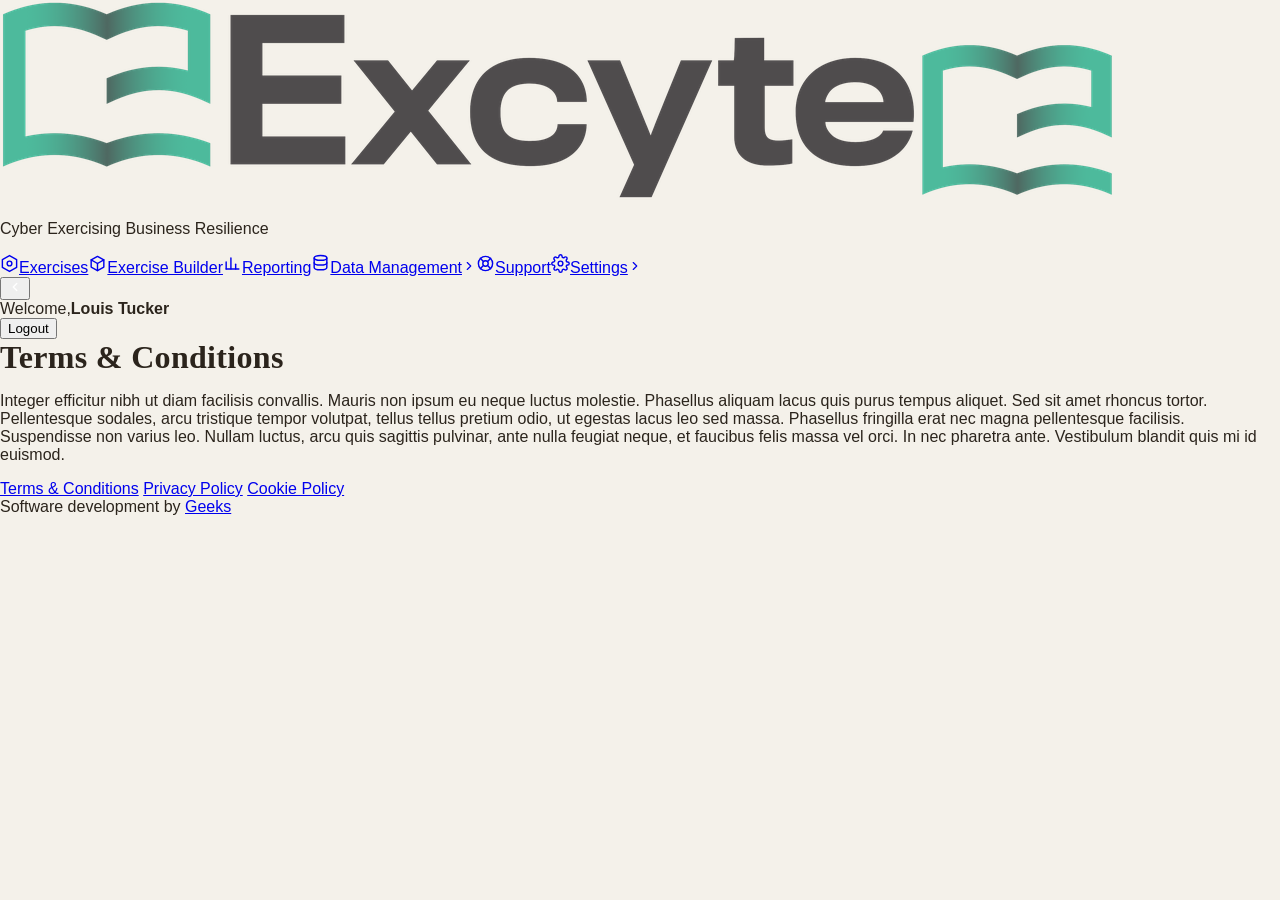
<file: pages/terms-conditions.html>
<!DOCTYPE html>
<html lang="en">
<head>
<meta charset="UTF-8">
<meta name="viewport" content="width=device-width, initial-scale=1.0">
<title>Excyte | Terms &amp; Conditions</title>
<link rel="stylesheet" href="../css/styles.css">
<script>
  (function () {
    try {
      if (localStorage.getItem('excyteSidebarCollapsed') === 'true') {
        document.documentElement.classList.add('sidebar-collapsed');
      }
    } catch (e) {}
  })();
</script>
</head>
<body>

<div class="app">

  <!-- ============ SIDEBAR (injected by js/menu.js) ============ -->
  <div id="sidebar-placeholder"></div>

  <!-- ============ MAIN CONTENT ============ -->
  <main class="main-content">

    <h1 class="page-title">Terms &amp; Conditions</h1>

    <div class="legal-content">
      <p>Integer efficitur nibh ut diam facilisis convallis. Mauris non ipsum eu neque luctus molestie. Phasellus aliquam lacus quis purus tempus aliquet. Sed sit amet rhoncus tortor. Pellentesque sodales, arcu tristique tempor volutpat, tellus tellus pretium odio, ut egestas lacus leo sed massa. Phasellus fringilla erat nec magna pellentesque facilisis. Suspendisse non varius leo. Nullam luctus, arcu quis sagittis pulvinar, ante nulla feugiat neque, et faucibus felis massa vel orci. In nec pharetra ante. Vestibulum blandit quis mi id euismod.</p>
    </div>

    <footer class="footer">
      <div class="footer-links">
        <a href="terms-conditions.html">Terms &amp; Conditions</a>
        <a href="privacy-policy.html">Privacy Policy</a>
        <a href="cookie-policy.html">Cookie Policy</a>
      </div>
      <div class="footer-credit">Software development by <a href="https://www.geeks.ltd/" target="_blank" rel="noopener">Geeks</a></div>
    </footer>

  </main>
</div>

<script src="../js/menu.js"></script>
</body>
</html>
</file>
<file: css/styles.css>
:root {
  --bg: #f4f1ea;
  --surface: #fffdf9;
  --border: #e3ddd0;
  --text: #2b241c;
  --text-muted: #7a6f5e;
  --primary: #7a3b2e;
  --primary-hover: #612e24;
  --danger: #a3402e;
  --radius: 3px;
  --shadow: 0 1px 2px rgba(43, 36, 28, 0.08);
  --shadow-lg: 0 12px 28px rgba(43, 36, 28, 0.22);
  --font-display: Georgia, "Iowan Old Style", "Palatino Linotype", Palatino, serif;
  --font-body: "Segoe UI", Tahoma, Verdana, sans-serif;
}

* {
  box-sizing: border-box;
}

html, body {
  height: 100%;
}

body {
  margin: 0;
  font-family: var(--font-body);
  background: var(--bg);
  color: var(--text);
  overflow: hidden;
  display: flex;
  flex-direction: column;
}

h1, h2, h3 {
  margin: 0;
  font-family: var(--font-display);
  font-weight: 700;
  letter-spacing: 0.01em;
}

/* Header */
.app-header {
  display: flex;
  justify-content: space-between;
  align-items: center;
  padding: 10px 20px;
  background: var(--surface);
  border-bottom: 1px solid var(--border);
  flex-wrap: wrap;
  gap: 12px;
  flex-shrink: 0;
}

.app-header-title h1 {
  font-size: 1.25rem;
}

.app-header-actions {
  display: flex;
  gap: 8px;
  flex-wrap: wrap;
}

/* Buttons */
.btn {
  border: 1px solid transparent;
  border-radius: var(--radius);
  padding: 8px 14px;
  font-size: 0.85rem;
  font-weight: 600;
  cursor: pointer;
  transition: background 0.15s, border-color 0.15s;
  display: inline-flex;
  align-items: center;
  gap: 6px;
  font-family: var(--font-body);
}

.btn.small {
  padding: 4px 8px;
  font-size: 0.8rem;
}

.btn-primary {
  background: var(--primary);
  color: var(--surface);
}
.btn-primary:hover {
  background: var(--primary-hover);
}

.btn-secondary {
  background: transparent;
  color: var(--primary);
  border-color: var(--primary);
}
.btn-secondary:hover {
  background: var(--bg);
}

.btn-ghost {
  background: transparent;
  color: var(--text);
  border-color: #b8ac96;
}
.btn-ghost:hover {
  background: var(--bg);
  border-color: var(--text-muted);
}

.btn-ghost.active {
  background: var(--primary);
  color: var(--surface);
  border-color: var(--primary);
}

.btn-danger {
  background: transparent;
  color: var(--danger);
  border-color: var(--danger);
  font-weight: 700;
}
.btn-danger:hover {
  background: var(--danger);
  color: var(--surface);
}

.file-btn {
  position: relative;
}

/* Dashboard grid: Today's Workout and Weekly Volume stay a fixed size,
   the Calendar tile stretches to fill the remaining width. */
.dashboard-grid {
  display: flex;
  align-items: flex-start;
  gap: 20px;
  padding: 20px;
  flex: 1;
  min-height: 0;
  overflow: hidden;
}

.today-card,
.volume-card {
  flex: 1 1 0;
  max-width: 480px;
  height: 100%;
  max-height: 640px;
}

.calendar-card {
  flex: 2 1 0;
  height: 100%;
  max-height: 640px;
}

.card {
  background: var(--surface);
  border: 1px solid var(--border);
  border-radius: var(--radius);
  box-shadow: var(--shadow);
  display: flex;
  flex-direction: column;
  min-height: 0;
}

.card-header {
  padding: 10px 16px;
  border-bottom: 1px solid var(--border);
  display: flex;
  justify-content: space-between;
  align-items: center;
  flex-wrap: wrap;
  gap: 8px;
  flex-shrink: 0;
}

.card-header h2 {
  font-size: 1rem;
}

.card-subtitle {
  color: var(--text-muted);
  font-size: 0.85rem;
}

.card-body {
  padding: 12px 16px;
  flex: 1;
  min-height: 0;
  overflow-y: auto;
}

/* Sport badge */
.sport-badge {
  display: inline-block;
  color: var(--sport-color, var(--primary));
  background: transparent;
  font-size: 0.72rem;
  font-weight: 700;
  text-transform: uppercase;
  letter-spacing: 0.08em;
  padding: 0;
}

/* Today's workout */
.today-session {
  background: transparent;
  border-radius: 0;
  border-top: 1px solid var(--border);
  padding: 12px 0;
  margin-bottom: 0;
}

.today-session:first-child {
  border-top: none;
  padding-top: 0;
}

.today-session.completed {
  opacity: 0.75;
}

.today-session.missed {
  opacity: 0.6;
}

.today-session.missed .today-session-title {
  text-decoration: line-through;
}

.today-session-head {
  display: flex;
  align-items: center;
  gap: 8px;
  margin-bottom: 6px;
}

.today-session-title {
  font-weight: 600;
}

.today-session-meta {
  color: var(--text-muted);
  font-size: 0.85rem;
  margin-bottom: 4px;
}

.today-session-desc {
  font-size: 0.85rem;
  color: var(--text);
  margin-bottom: 8px;
  white-space: pre-wrap;
}

.today-session-status {
  font-size: 0.8rem;
  color: var(--text-muted);
  font-weight: 600;
  font-style: italic;
  margin-bottom: 8px;
}

.today-session-status.missed-status {
  color: var(--danger);
}

.today-session-actions {
  display: flex;
  gap: 8px;
}

.empty-state {
  text-align: center;
  padding: 24px 0;
  color: var(--text-muted);
}

.empty-state-inline {
  color: var(--text-muted);
  font-size: 0.85rem;
}

/* Weekly volume */
.volume-totals {
  font-size: 0.85rem;
  color: var(--text-muted);
}

.volume-row {
  margin-bottom: 16px;
}

.volume-label {
  font-size: 0.8rem;
  font-weight: 700;
  text-transform: uppercase;
  letter-spacing: 0.02em;
  margin-bottom: 6px;
}

.volume-bar-line {
  display: grid;
  grid-template-columns: 52px 1fr 64px;
  align-items: center;
  gap: 8px;
  margin-bottom: 3px;
}

.volume-bar-tag {
  font-size: 0.72rem;
  color: var(--text-muted);
}

.volume-bar-value {
  font-size: 0.75rem;
  color: var(--text-muted);
  text-align: right;
  font-variant-numeric: tabular-nums;
}

.volume-track {
  position: relative;
  height: 10px;
  background: var(--bg);
  border: 1px solid var(--border);
  border-radius: 2px;
  overflow: hidden;
}

.volume-bar {
  height: 100%;
  border-radius: 1px;
  transition: width 0.2s;
}

.volume-bar.planned {
  opacity: 0.55;
}

/* Modal */
.modal-overlay {
  display: none;
  position: fixed;
  inset: 0;
  background: rgba(43, 36, 28, 0.4);
  align-items: center;
  justify-content: center;
  z-index: 100;
  padding: 16px;
}

.modal-overlay.open {
  display: flex;
}

.modal {
  max-width: 480px;
  width: 100%;
  max-height: 90vh;
  overflow-y: auto;
}

/* Dialog overlay (alert/confirm) stacks above the regular modal overlay */
.dialog-overlay {
  z-index: 200;
  background: rgba(43, 36, 28, 0.3);
}

.dialog {
  max-width: 400px;
}

.modal-content {
  background: var(--surface);
  border-radius: var(--radius);
  box-shadow: var(--shadow-lg);
  display: flex;
  flex-direction: column;
}

.modal-header {
  display: flex;
  align-items: center;
  gap: 10px;
  padding: 16px 18px;
  border-bottom: 1px solid var(--border);
}

.modal-header h2 {
  flex: 1;
  font-size: 1.1rem;
}

.modal-close {
  border: none;
  background: transparent;
  font-size: 1.4rem;
  line-height: 1;
  cursor: pointer;
  color: var(--text-muted);
}

.modal-body {
  padding: 16px 18px;
}

.modal-date {
  color: var(--text-muted);
  margin-top: 0;
}

.modal-missed-tag {
  display: inline-block;
  color: var(--danger);
  font-weight: 700;
  font-size: 0.75rem;
  text-transform: uppercase;
  letter-spacing: 0.06em;
  margin: 0 0 10px;
}

.modal-planned, .modal-actual {
  margin-bottom: 10px;
  font-size: 0.9rem;
}

.modal-desc, .modal-notes {
  white-space: pre-wrap;
  font-size: 0.88rem;
  color: var(--text);
}

.modal-footer {
  display: flex;
  justify-content: flex-end;
  gap: 8px;
  padding: 14px 18px;
  border-top: 1px solid var(--border);
  flex-wrap: wrap;
}

/* Forms */
.form {
  display: flex;
  flex-direction: column;
  gap: 12px;
}

.form label {
  display: flex;
  flex-direction: column;
  gap: 4px;
  font-size: 0.85rem;
  font-weight: 600;
  color: var(--text-muted);
}

.form input,
.form select,
.form textarea {
  font-family: inherit;
  font-size: 0.9rem;
  padding: 8px 10px;
  border: 1px solid var(--border);
  border-radius: var(--radius);
  color: var(--text);
  font-weight: 400;
  background: var(--surface);
}

.form-row {
  display: grid;
  grid-template-columns: 1fr 1fr;
  gap: 12px;
}

.form input[type="range"] {
  padding: 0;
}

/* Day session list popover */
.day-session-list {
  display: flex;
  flex-direction: column;
  gap: 8px;
}

.day-session-item {
  display: flex;
  align-items: center;
  gap: 8px;
  padding: 8px 4px;
  border-bottom: 1px solid var(--border);
  background: transparent;
  border-radius: 0;
  cursor: pointer;
}

.day-session-item:hover {
  background: var(--bg);
}

.day-session-item-meta {
  margin-left: auto;
  color: var(--text-muted);
  font-size: 0.8rem;
}

/* Responsive: below this width the fixed single-screen layout gives way to
   a normally scrolling stacked layout, since there isn't room to fit
   everything on screen at once without scrolling. */
@media (max-width: 860px) {
  html, body {
    height: auto;
  }

  body {
    overflow: auto;
  }

  .dashboard-grid {
    flex-direction: column;
    align-items: stretch;
    padding: 12px;
    gap: 12px;
    flex: none;
    overflow: visible;
  }

  .today-card,
  .volume-card,
  .calendar-card {
    max-width: none;
    max-height: none;
    height: auto;
    order: 0;
  }

  .today-card { order: 1; }
  .volume-card { order: 2; }
  .calendar-card { order: 3; }

  .card-body {
    overflow-y: visible;
  }

  .calendar-card .cal-grid {
    height: auto;
  }

  .cal-cell {
    min-height: 56px;
  }

  .cal-grid.week .cal-cell {
    min-height: 100px;
  }

  .form-row {
    grid-template-columns: 1fr;
  }

  /* iOS Safari auto-zooms into any focused input/select/textarea whose
     computed font-size is under 16px. Force 16px on mobile only so the
     page never zooms on focus (desktop keeps the smaller 0.9rem size). */
  .form input,
  .form select,
  .form textarea {
    font-size: 16px;
  }

  .app-header {
    padding: 12px 16px;
    flex-direction: column;
    align-items: stretch;
  }

  .app-header-actions {
    justify-content: stretch;
  }

  .app-header-actions .btn {
    flex: 1 1 auto;
    justify-content: center;
  }

  .modal-overlay,
  .dialog-overlay {
    padding: 0;
    align-items: flex-end;
  }

  .modal,
  .dialog {
    max-width: none;
    max-height: 85vh;
  }

  .modal-content {
    border-radius: var(--radius) var(--radius) 0 0;
  }

  .cal-session-chip {
    padding: 5px 6px;
  }

  .calendar-card .card-body {
    padding: 10px 6px;
  }

  .cal-grid {
    gap: 4px;
  }

  .btn {
    min-height: 40px;
  }
}
</file>
<file: css/calendar.css>
.calendar-header {
  align-items: flex-start;
}

.cal-controls {
  display: flex;
  align-items: center;
  gap: 12px;
  flex-wrap: wrap;
}

.cal-nav {
  display: flex;
  align-items: center;
  gap: 4px;
}

.cal-label {
  font-family: var(--font-display);
  font-weight: 700;
  font-size: 0.95rem;
  min-width: 140px;
}

.cal-grid {
  display: grid;
  grid-template-columns: repeat(7, 1fr);
  grid-template-rows: auto 1fr;
  gap: 6px;
  height: 100%;
}

.cal-day-header {
  text-align: center;
  font-size: 0.75rem;
  font-weight: 700;
  color: var(--text-muted);
  text-transform: uppercase;
  letter-spacing: 0.03em;
  padding-bottom: 4px;
}

.cal-cell {
  background: var(--surface);
  border: 1px solid var(--border);
  border-radius: var(--radius);
  padding: 6px;
  min-height: 0;
  cursor: pointer;
  transition: background 0.15s;
  display: flex;
  flex-direction: column;
  gap: 4px;
  overflow: hidden;
}

.cal-cell:hover {
  background: var(--bg);
}

.cal-cell.today {
  border-color: var(--primary);
  box-shadow: inset 0 0 0 1px var(--primary);
}

.cal-cell.drop-target {
  background: var(--bg);
  border-color: var(--primary);
  border-style: dashed;
}

.cal-cell-num {
  font-size: 0.8rem;
  font-weight: 600;
  color: var(--text-muted);
}

.cal-cell.today .cal-cell-num {
  color: var(--primary);
}

.cal-cell-sessions {
  display: flex;
  flex-direction: column;
  align-items: stretch;
  gap: 4px;
  overflow-y: auto;
  min-height: 0;
}

.cal-session-chip {
  flex: none;
  font-size: 0.72rem;
  padding: 3px 6px;
  border-left: 2px solid var(--sport-color, var(--primary));
  background: var(--bg);
  color: var(--text);
  cursor: grab;
  white-space: nowrap;
  overflow: hidden;
  text-overflow: ellipsis;
}

.cal-session-chip:focus-visible {
  outline: 2px solid var(--primary);
  outline-offset: 1px;
}

.cal-session-chip.completed {
  opacity: 0.6;
  text-decoration: line-through;
}

.cal-session-chip.missed {
  opacity: 0.6;
  border-left-color: var(--danger);
  color: var(--danger);
}

.cal-session-chip.drop-before {
  box-shadow: 0 -2px 0 0 var(--primary);
}

.cal-session-chip.drop-after {
  box-shadow: 0 2px 0 0 var(--primary);
}

.cal-session-chip.dragging {
  opacity: 0.4;
}

@media (max-width: 860px) {
  .cal-label {
    min-width: auto;
  }
}

@media (max-width: 560px) {
  .cal-day-header {
    font-size: 0.65rem;
  }

  .cal-cell-num {
    font-size: 0.7rem;
  }

  .cal-session-chip {
    font-size: 0.65rem;
    padding: 4px;
  }

  .cal-cell {
    padding: 4px;
  }
}
</file>
<file: css/builder.css>
/* ============================================================
   EXERCISE BUILDER — wireframe/visual layout only, no
   functionality wired up yet (except theme selection, which
   just swaps the canvas background). Toolbar, canvas and side
   rails all use the same tokens/patterns as css/styles.css
   (--navy, --teal, --border-light, --bg-panel, 6px radii, etc.)
   ============================================================ */

/* Claims a full viewport height on its own (minus main-content's
   own vertical padding), independent of whatever renders after it
   (the notes section). That's what keeps the canvas from shrinking
   to make room below — the notes section is meant to push the page
   into a scroll instead of sharing this space. */
.builder-viewport {
  display: flex;
  flex-direction: column;
  min-height: calc(100vh - 80px);
}

.builder-page {
  display: flex;
  flex-direction: column;
  gap: 16px;
  /* Fills whatever's left inside .builder-viewport after the
     header — see above for why that's now a fixed-enough box
     rather than something shared with the notes section. */
  flex: 1;
  min-height: 0;
}

/* ============ TOOLBAR ============ */
.builder-toolbar {
  display: flex;
  flex-wrap: wrap;
  align-items: center;
  gap: 6px;
  row-gap: 8px;
  background: var(--bg-panel);
  border: 1px solid var(--border-light);
  border-radius: 8px;
  padding: 8px 12px;
  flex-shrink: 0;
}

.toolbar-group {
  display: flex;
  align-items: center;
  gap: 6px;
  flex-shrink: 0;
}

.toolbar-divider {
  width: 1px;
  height: 26px;
  background: var(--border-light);
  margin: 0 6px;
  flex-shrink: 0;
}

.toolbar-btn {
  display: inline-flex;
  align-items: center;
  justify-content: center;
  width: 34px;
  height: 34px;
  flex-shrink: 0;
  border-radius: 6px;
  border: 1px solid transparent;
  background: transparent;
  color: var(--navy);
  cursor: pointer;
  transition: background 0.15s ease, color 0.15s ease;
}

.toolbar-btn:hover {
  background: var(--teal-light);
  color: var(--teal-dark);
}

.toolbar-btn svg { flex-shrink: 0; }

/* Bold / Italic / Underline shown as styled letters rather than icons */
.toolbar-btn-text {
  font-family: inherit;
  font-size: 15px;
  color: var(--navy);
}

.toolbar-btn-bold { font-weight: 700; }
.toolbar-btn-italic { font-style: italic; }
.toolbar-btn-underline { text-decoration: underline; }

.toolbar-color-btn {
  display: inline-flex;
  flex-direction: column;
  align-items: center;
  justify-content: center;
  gap: 2px;
  width: 34px;
  height: 34px;
  flex-shrink: 0;
  border-radius: 6px;
  border: 1px solid transparent;
  background: transparent;
  color: var(--navy);
  cursor: pointer;
  transition: background 0.15s ease;
}

.toolbar-color-btn svg { flex-shrink: 0; }

.toolbar-color-btn:hover { background: var(--teal-light); }

.toolbar-color-btn .letter {
  font-weight: 700;
  font-size: 13px;
  line-height: 1;
  color: var(--navy);
}

.toolbar-color-btn .color-bar {
  width: 16px;
  height: 3px;
  border-radius: 2px;
  background: var(--teal);
}

.toolbar-color-btn .highlight-bar { background: #F5C518; }

/* Font / size dropdowns — same pattern as .select-wrapper, sized down */
.toolbar-select-wrapper {
  width: 132px;
  flex-shrink: 0;
}

.toolbar-select-wrapper.toolbar-size-wrapper { width: 74px; }

.toolbar-select-wrapper select {
  height: 34px;
  padding: 0 30px 0 12px;
  font-size: 13px;
}

.toolbar-select-wrapper .select-arrow { right: 10px; }

/* Pushes the panel-toggle group to the far right of the toolbar */
.toolbar-group-right { margin-left: auto; }

.toolbar-panel-toggle {
  display: inline-flex;
  align-items: center;
  gap: 6px;
  height: 34px;
  flex-shrink: 0;
  padding: 0 12px;
  border-radius: 6px;
  border: 1px solid var(--border-light);
  background: #ffffff;
  color: var(--navy);
  font-family: inherit;
  font-size: 13px;
  font-weight: 600;
  cursor: pointer;
  transition: border-color 0.15s ease, color 0.15s ease, background 0.15s ease;
}

.toolbar-panel-toggle svg { flex-shrink: 0; }

.toolbar-panel-toggle:hover {
  border-color: var(--teal);
  color: var(--teal-dark);
}

/* "active" = panel currently open */
.toolbar-panel-toggle.active {
  background: var(--teal-light);
  border-color: var(--teal);
  color: var(--teal-dark);
}

.toolbar-btn.active {
  background: var(--teal-light);
  color: var(--teal-dark);
}

/* ============ LAYOUT DROPDOWN ============ */
.toolbar-dropdown-wrapper {
  position: relative;
  flex-shrink: 0;
}

.layout-dropdown-panel {
  display: none;
  position: absolute;
  top: calc(100% + 8px);
  left: 0;
  background: #ffffff;
  border: 1px solid var(--border-light);
  border-radius: 8px;
  box-shadow: 0 8px 24px rgba(22, 38, 74, 0.15);
  padding: 12px;
  z-index: 30;
}

.layout-dropdown-panel.open { display: block; }

.layout-dropdown-grid {
  display: grid;
  grid-template-columns: repeat(3, 1fr);
  gap: 10px;
}

.layout-thumb {
  position: relative;
  width: 84px;
  height: 47px;
  background: #ffffff;
  border: 1.5px solid var(--border-light);
  border-radius: 4px;
  cursor: pointer;
  overflow: hidden;
  transition: border-color 0.15s ease, box-shadow 0.15s ease;
}

.layout-thumb:hover { border-color: var(--teal); }

.layout-thumb.active {
  border-color: var(--teal);
  box-shadow: 0 0 0 3px rgba(26, 166, 148, 0.12);
}

/* ============ SHAPE DROPDOWN ============ */
.shape-dropdown-panel {
  display: none;
  position: absolute;
  top: calc(100% + 8px);
  left: 0;
  background: #ffffff;
  border: 1px solid var(--border-light);
  border-radius: 8px;
  box-shadow: 0 8px 24px rgba(22, 38, 74, 0.15);
  padding: 10px;
  z-index: 30;
  gap: 8px;
}

.shape-dropdown-panel.open { display: flex; }

.shape-option {
  display: flex;
  align-items: center;
  justify-content: center;
  width: 44px;
  height: 44px;
  border: 1px solid var(--border-light);
  border-radius: 6px;
  background: var(--bg-panel);
  color: var(--navy);
  cursor: pointer;
  transition: border-color 0.15s ease, background 0.15s ease, color 0.15s ease;
}

.shape-option:hover {
  border-color: var(--teal);
  background: var(--teal-light);
  color: var(--teal-dark);
}

.layout-thumb-ph {
  position: absolute;
  border: 1px dashed #9AA3B2;
  background: rgba(154, 163, 178, 0.08);
}

/* ============ THEME DROPDOWN ============ */
/* Same dropdown shell as Layout, but applies to the whole exercise
   rather than a single slide — reuses the existing .rail-thumb /
   .theme-thumb / .theme-swatch-* styling that
   used to live in the side rail, just sized for a grid here instead
   of a single narrow column. */
.theme-dropdown-panel {
  display: none;
  position: absolute;
  top: calc(100% + 8px);
  left: 0;
  background: #ffffff;
  border: 1px solid var(--border-light);
  border-radius: 8px;
  box-shadow: 0 8px 24px rgba(22, 38, 74, 0.15);
  padding: 12px;
  z-index: 30;
}

.theme-dropdown-panel.open { display: block; }

.theme-dropdown-grid {
  display: grid;
  grid-template-columns: repeat(3, 1fr);
  gap: 10px;
}

.theme-dropdown-grid .rail-thumb { width: 84px; }

/* ============ TEXT / HIGHLIGHT COLOUR DROPDOWN ============ */
.color-dropdown-panel {
  display: none;
  position: absolute;
  top: calc(100% + 8px);
  left: 0;
  background: #ffffff;
  border: 1px solid var(--border-light);
  border-radius: 8px;
  box-shadow: 0 8px 24px rgba(22, 38, 74, 0.15);
  padding: 12px;
  z-index: 30;
  width: 176px;
  box-sizing: border-box;
}

.color-dropdown-panel.open { display: block; }

.color-dropdown-grid {
  display: grid;
  grid-template-columns: repeat(4, 1fr);
  gap: 10px;
}

.color-swatch {
  width: 24px;
  height: 24px;
  border-radius: 50%;
  border: 2px solid var(--border-light);
  cursor: pointer;
  padding: 0;
  margin: 0;
  flex-shrink: 0;
  box-sizing: border-box;
  -webkit-appearance: none;
  appearance: none;
  transition: border-color 0.15s ease, box-shadow 0.15s ease;
}

.color-swatch:hover { border-color: var(--teal); }

.color-swatch.active {
  border-color: var(--teal);
  box-shadow: 0 0 0 3px rgba(26, 166, 148, 0.12);
}

.color-dropdown-none {
  display: block;
  width: 100%;
  margin-top: 10px;
  padding: 6px 0;
  border: 1px solid var(--border-light);
  border-radius: 6px;
  background: transparent;
  color: var(--navy);
  font-size: 12px;
  cursor: pointer;
  transition: border-color 0.15s ease, background 0.15s ease;
}

.color-dropdown-none:hover { border-color: var(--teal); background: var(--teal-light); }

.color-dropdown-custom {
  display: flex;
  align-items: center;
  justify-content: space-between;
  margin-top: 10px;
  padding-top: 10px;
  border-top: 1px solid var(--border-light);
  font-size: 12px;
  color: var(--navy);
  cursor: pointer;
}

.color-dropdown-custom input[type="color"] {
  width: 28px;
  height: 22px;
  padding: 0;
  border: 1px solid var(--border-light);
  border-radius: 4px;
  cursor: pointer;
  background: none;
}

/* ============ MODULE DROPDOWN ============ */
/* Same panel shell as Layout/Theme, but purely a browsing mock-up —
   nothing here is clickable and nothing gets added to the slide.
   Cards deliberately don't pick up the current theme colour, since
   real modules would carry their own content and just inherit
   whatever theme's active once actually inserted. */
.module-dropdown-panel {
  display: none;
  position: absolute;
  top: calc(100% + 8px);
  left: 0;
  background: #ffffff;
  border: 1px solid var(--border-light);
  border-radius: 8px;
  box-shadow: 0 8px 24px rgba(22, 38, 74, 0.15);
  padding: 12px;
  z-index: 30;
}

.module-dropdown-panel.open { display: block; }

.module-dropdown-grid {
  display: grid;
  grid-template-columns: repeat(2, 1fr);
  gap: 10px;
}

.module-card {
  width: 104px;
  display: flex;
  flex-direction: column;
  gap: 6px;
  cursor: default;
}

.module-card-preview {
  aspect-ratio: 4 / 3;
  display: flex;
  flex-direction: column;
  align-items: center;
  justify-content: center;
  gap: 6px;
  padding: 8px;
  background: var(--bg-panel);
  border: 1px solid var(--border-light);
  border-radius: 4px;
  color: var(--teal);
}

.module-card-line {
  display: block;
  width: 70%;
  height: 3px;
  border-radius: 2px;
  background: var(--border-light);
}

.module-card-line.short { width: 45%; }

.module-card-label {
  font-size: 11px;
  font-weight: 600;
  color: var(--navy);
  text-align: center;
  white-space: nowrap;
  overflow: hidden;
  text-overflow: ellipsis;
}

/* ============ ARRANGE DROPDOWN ============ */
/* Same panel shell as Layout/Theme/Module. Visual only for now — no
   click behaviour wired up, same as Module. */
.arrange-dropdown-panel {
  display: none;
  position: absolute;
  top: calc(100% + 8px);
  left: 0;
  background: #ffffff;
  border: 1px solid var(--border-light);
  border-radius: 8px;
  box-shadow: 0 8px 24px rgba(22, 38, 74, 0.15);
  padding: 12px;
  z-index: 30;
}

.arrange-dropdown-panel.open { display: block; }

.arrange-dropdown-grid {
  display: grid;
  grid-template-columns: repeat(2, 1fr);
  gap: 8px;
}

.arrange-option {
  display: flex;
  align-items: center;
  gap: 8px;
  padding: 9px 14px;
  border: 1px solid var(--border-light);
  border-radius: 999px;
  background: #ffffff;
  color: var(--navy);
  font-family: inherit;
  font-size: 13px;
  font-weight: 500;
  white-space: nowrap;
  cursor: pointer;
  transition: border-color 0.15s ease, background 0.15s ease;
}

.arrange-option:hover {
  border-color: var(--teal);
  background: var(--teal-light);
}

.arrange-option svg { flex-shrink: 0; color: var(--text-gray); }

/* ============ WORKSPACE (canvas + theme rail + slide rail) ============ */
.builder-workspace {
  display: flex;
  gap: 20px;
  /* Fills whatever height builder-page has actually grown into
     (see above) instead of a fixed guess. */
  flex: 1;
  min-height: 420px;
}

.builder-canvas-area {
  flex: 1;
  min-width: 0;
  min-height: 0;
  display: flex;
  align-items: center;
  justify-content: center;
  background: var(--bg-panel);
  border: 1px solid var(--border-light);
  border-radius: 8px;
  padding: 24px;
  /* Only ever kicks in if the page is zoomed in far enough that the
     slide can't shrink any further — normal sizes never need it,
     since .slide-canvas below is capped to fit both dimensions. */
  overflow: auto;
  /* Lets .slide-canvas below size itself in cqw/cqh relative to
     this box specifically — see the note on .slide-canvas for why
     that's needed instead of just max-width/max-height. */
  container-type: size;
  container-name: canvas-area;
}

.slide-canvas {
  /* width/height together (not just aspect-ratio + max-width/
     max-height) because that pair doesn't reliably derive a true
     4:3 box when BOTH axes are simultaneously the binding
     constraint — Chromium resolves width from max-width and height
     from max-height independently in that case, which can drift the
     rendered ratio well off 4:3 (confirmed: same markup rendered
     anywhere from ~1.52:1 to ~1.64:1 depending on viewport, instead
     of 1.33:1). Computing both sides explicitly via cqw/cqh min()
     is the fix: each formula picks the same binding axis, so the
     two always resolve to a matching 4:3 pair. */
  width: min(100cqw, 177.778cqh);
  height: min(100cqh, 56.25cqw);
  max-width: 100%;
  max-height: 100%;
  aspect-ratio: 16 / 9;
  position: relative;
  background: #ffffff;
  border: 1px solid var(--border-light);
  border-radius: 4px;
  box-shadow: 0 4px 16px rgba(22, 38, 74, 0.12);
  transition: background 0.2s ease;
  /* Lets layout placeholder text below be sized in cqw, so it scales
     with the slide's actual rendered size instead of the viewport. */
  container-type: inline-size;
  container-name: slide;
}

/* Small placeholder tag so slide-switching is visible even though
   there's no real slide content yet — kept out of the way in the
   corner now that real layout placeholders occupy the centre. */
.slide-canvas-label {
  position: absolute;
  bottom: 10px;
  right: 12px;
  font-size: 11px;
  font-weight: 600;
  letter-spacing: 0.3px;
  color: rgba(22, 38, 74, 0.3);
  background: rgba(255, 255, 255, 0.7);
  padding: 2px 7px;
  border-radius: 3px;
  pointer-events: none;
  user-select: none;
}

/* Placeholder slots for logos that'll be auto-applied per org/GDAK —
   translucent so they read against any theme background colour. */
.slide-canvas-logo {
  position: absolute;
  top: 12px;
  font-size: 10px;
  font-weight: 700;
  letter-spacing: 0.3px;
  color: var(--navy);
  background: rgba(255, 255, 255, 0.85);
  border: 1px dashed rgba(22, 38, 74, 0.3);
  border-radius: 4px;
  padding: 4px 8px;
  pointer-events: none;
  user-select: none;
}

.slide-canvas-logo-left { left: 12px; }
.slide-canvas-logo-right { right: 12px; }

/* ============ LAYOUT PLACEHOLDERS ============ */
/* Static, non-interactive boxes representing a slide layout's
   regions — like PowerPoint's own "Click to add title" boxes, but
   they don't do anything (no editing, no moving) at this stage. */
.slide-layout-render {
  position: absolute;
  inset: 0;
  pointer-events: none;
}

.slide-ph {
  position: absolute;
  box-sizing: border-box;
  border: 1.5px dashed #9AA3B2;
  padding: 3% 4%;
  display: flex;
  font-family: inherit;
  color: var(--navy);
  line-height: 1.3;
  overflow: hidden;
}

.slide-ph-title-center {
  align-items: center;
  justify-content: center;
  text-align: center;
  font-size: 3.6cqw;
  font-weight: 700;
}

.slide-ph-title {
  align-items: flex-start;
  justify-content: flex-start;
  text-align: left;
  font-size: 2.6cqw;
  font-weight: 700;
}

.slide-ph-title-bottom {
  align-items: flex-end;
  justify-content: flex-start;
  text-align: left;
  font-size: 3cqw;
  font-weight: 700;
}

.slide-ph-subtitle {
  align-items: flex-start;
  justify-content: flex-start;
  text-align: left;
  font-size: 1.7cqw;
  font-weight: 400;
}

.slide-ph-content {
  align-items: flex-start;
  justify-content: flex-start;
  text-align: left;
  font-size: 1.6cqw;
  font-weight: 400;
}

.slide-ph-section-body {
  align-items: flex-start;
  justify-content: flex-start;
  text-align: left;
  font-size: 1.6cqw;
  font-weight: 400;
  color: #8A94A6;
}

.slide-ph-picture {
  align-items: center;
  justify-content: center;
  flex-direction: column;
  gap: 6%;
  text-align: center;
  font-size: 1.3cqw;
  color: #9AA3B2;
}

.slide-ph-picture svg {
  width: 18%;
  height: auto;
  flex-shrink: 0;
}

/* ============ FREEFORM TEXT BOXES ============ */
/* Text boxes, tables, and (soon) images all render into one shared
   layer now — object-layer — appended in slide.objects order, so
   whatever was added most recently paints on top. Sits above
   layout placeholders, logos and the slide label since it's
   appended last in the DOM. The layer itself lets clicks pass
   through to whatever's beneath it (canvas background) except
   where an actual object is. */
.object-layer {
  position: absolute;
  inset: 0;
  pointer-events: none;
}

.text-box {
  position: absolute;
  transform: translate(-50%, -50%);
  box-sizing: border-box;
  min-width: 140px;
  max-width: 90%;
  padding: 10px 14px;
  font-family: inherit;
  color: var(--navy);
  font-size: 1.8cqw;
  line-height: 1.35;
  outline: 1.5px solid transparent;
  outline-offset: -1.5px;
  pointer-events: auto;
  cursor: pointer;
  border: none;
  border-radius: 2px;
  word-wrap: break-word;
  white-space: pre-wrap;
  background: transparent;
}

/* Placeholder only shows while idle (selected-not-editing, or
   untouched) — the instant you click in to actually type, it
   disappears and the caret sits on a genuinely empty line, matching
   Word/PowerPoint/Canva/Google Docs. It reappears on deselect if the
   box was left empty. */
.text-box.is-empty:not([contenteditable="true"]):before {
  content: attr(data-placeholder);
  color: #9AA3B2;
  pointer-events: none;
}

/* Selection/empty-state hints use outline rather than border, so
   they never collide with a user-chosen box border colour (see
   .box-fill/.box-border below, set via inline style on `border`). */
.text-box.is-empty:not(.selected) {
  outline-color: #9AA3B2;
  outline-style: dashed;
}

.text-box.selected {
  outline-color: var(--teal);
  outline-style: solid;
  box-shadow: 0 0 0 3px rgba(26, 166, 148, 0.12);
  cursor: move;
}

.text-box.selected[contenteditable="true"] { cursor: text; }

/* Corner resize handles — freeform text boxes only. Rendered as a
   single overlay tracking the selected box from OUTSIDE it (see
   showTextResizeOverlay/positionTextResizeOverlay in JS) rather than
   as real children of the contenteditable box: nesting element
   children inside a contenteditable div makes Chrome's editing
   engine treat them as part of the editable flow, breaking typing
   and caret/backspace navigation. The overlay itself ignores clicks
   except on its own handles, so it never steals interaction from the
   box or canvas underneath it. */
.text-resize-overlay {
  display: none;
  position: absolute;
  pointer-events: none;
  z-index: 3;
}

.text-resize-overlay.visible { display: block; }

.text-resize-handle {
  position: absolute;
  width: 10px;
  height: 10px;
  background: #ffffff;
  border: 2px solid var(--teal);
  border-radius: 2px;
  pointer-events: auto;
}

.text-resize-handle.handle-tl { top: -6px; left: -6px; cursor: nwse-resize; }
.text-resize-handle.handle-br { bottom: -6px; right: -6px; cursor: nwse-resize; }
.text-resize-handle.handle-tr { top: -6px; right: -6px; cursor: nesw-resize; }
.text-resize-handle.handle-bl { bottom: -6px; left: -6px; cursor: nesw-resize; }

/* Once a freeform box has been explicitly resized it gets a fixed
   width/height (like a layout box), so the auto-sizing/min-width/
   max-width rules that only make sense for content-hugging boxes no
   longer apply. */
.text-box.has-size-override {
  min-width: 0;
  max-width: none;
}

/* Bulleted/numbered/lettered lists (toggled via document.execCommand
   from the toolbar) — the page-wide `* { margin:0; padding:0; }`
   reset strips list markers of their indent, so restore it scoped to
   just text-box content. */
.text-box ul,
.text-box ol {
  padding-left: 1.4em;
  margin: 0.2em 0;
}

.text-box li { margin: 0.1em 0; }

/* Layout-derived text boxes (created when a layout is selected —
   see applyLayoutTextBoxes) are positioned/sized like the old
   static placeholders were: fixed top-left rect instead of the
   freeform boxes' auto-sized, centre-anchored default. Font styling
   per region carries over from the old .slide-ph-* rules so picking
   "Title Slide" etc. still reads with the same visual hierarchy. */
.text-box.from-layout {
  transform: none;
  min-width: 0;
  max-width: none;
  padding: 3% 4%;
  display: flex;
  overflow: hidden;
}

.text-box.variant-title-center {
  align-items: center;
  justify-content: center;
  text-align: center;
  font-size: 3.6cqw;
  font-weight: 700;
}

.text-box.variant-title {
  align-items: flex-start;
  justify-content: flex-start;
  text-align: left;
  font-size: 2.6cqw;
  font-weight: 700;
}

.text-box.variant-title-bottom {
  align-items: flex-end;
  justify-content: flex-start;
  text-align: left;
  font-size: 3cqw;
  font-weight: 700;
}

.text-box.variant-subtitle {
  align-items: flex-start;
  justify-content: flex-start;
  text-align: left;
  font-size: 1.7cqw;
  font-weight: 400;
}

.text-box.variant-content {
  align-items: flex-start;
  justify-content: flex-start;
  text-align: left;
  font-size: 1.6cqw;
  font-weight: 400;
}

.text-box.variant-section-body {
  align-items: flex-start;
  justify-content: flex-start;
  text-align: left;
  font-size: 1.6cqw;
  font-weight: 400;
  color: #8A94A6;
}

/* ============ FREEFORM TABLES ============ */
/* Same idea as text boxes — added via the toolbar, draggable,
   deletable, editable cell-by-cell. Row/column add-and-delete
   controls only render (via CSS, not a re-render) once the table
   itself is selected, so toggling selection never has to rebuild
   the DOM mid-drag. Starts auto-sized to its default 55cqw content
   width like a freeform text box; once explicitly corner-resized it
   gets .has-size-override and a fixed width/height on the wrap (see
   attachTableResizeHandle), same pattern as text boxes. */
.canvas-table-wrap {
  position: absolute;
  transform: translate(-50%, -50%);
  box-sizing: border-box;
  pointer-events: auto;
  cursor: pointer;
}

.canvas-table-wrap.selected { cursor: move; }

.canvas-table {
  width: 55cqw;
  border-collapse: collapse;
  table-layout: fixed;
  background: #ffffff;
}

.canvas-table-wrap.has-size-override .canvas-table {
  width: 100%;
  height: 100%;
}

.canvas-table td {
  border: 1px solid var(--border-light);
  padding: 1.1cqw 1.3cqw;
  color: var(--navy);
  font-family: inherit;
  font-size: 1.5cqw;
  line-height: 1.35;
  outline: none;
  vertical-align: top;
  word-wrap: break-word;
}

.canvas-table-wrap.selected .canvas-table {
  outline: 1.5px solid var(--teal);
  outline-offset: 1px;
  box-shadow: 0 0 0 3px rgba(26, 166, 148, 0.12);
}

.canvas-table td[contenteditable="true"] {
  background: rgba(26, 166, 148, 0.06);
  cursor: text;
}

.table-resize-handle {
  display: none;
  position: absolute;
  width: 10px;
  height: 10px;
  background: #ffffff;
  border: 2px solid var(--teal);
  border-radius: 2px;
  z-index: 3;
}

.canvas-table-wrap.selected .table-resize-handle { display: block; }

.table-resize-handle.handle-tl { top: -6px; left: -6px; cursor: nwse-resize; }
.table-resize-handle.handle-br { bottom: -6px; right: -6px; cursor: nwse-resize; }
.table-resize-handle.handle-tr { top: -6px; right: -6px; cursor: nesw-resize; }
.table-resize-handle.handle-bl { bottom: -6px; left: -6px; cursor: nesw-resize; }

/* Add-row / add-column — small teal circular buttons at the table's
   edges, only visible once the table is selected. */
.table-edge-btn {
  display: none;
  position: absolute;
  width: 20px;
  height: 20px;
  border-radius: 50%;
  border: none;
  background: var(--teal);
  color: #ffffff;
  align-items: center;
  justify-content: center;
  font-size: 14px;
  font-weight: 700;
  line-height: 1;
  cursor: pointer;
  box-shadow: 0 2px 6px rgba(22, 38, 74, 0.25);
}

.table-edge-btn:hover { background: var(--teal-dark); }

.canvas-table-wrap.selected .table-edge-btn { display: flex; }

.table-add-col-btn { right: -26px; top: 50%; transform: translateY(-50%); }
.table-add-row-btn { bottom: -26px; left: 50%; transform: translateX(-50%); }

/* Row/column handles — replace the old always-visible "x" buttons.
   Default: a small grip you can drag to reorder that row/column.
   Press and hold it still (no drag) for ~450ms and it arms into a
   delete state (icon flips to a red "x", background tints red);
   release while armed to actually delete. A quick click does
   nothing, which avoids accidental deletes. Same visibility rule
   as the add buttons — only shown while the table is selected.
   While holding, a radial fill sweeps over the ~450ms window (via
   the --charge-progress custom property, updated in JS every
   animation frame) so the hold has visible, continuous feedback
   instead of a silent wait with nothing to see until it either
   arms or you let go. */
.table-handle {
  display: none;
  position: absolute;
  width: 18px;
  height: 18px;
  border-radius: 4px;
  border: none;
  background: var(--bg-panel);
  color: var(--text-gray);
  align-items: center;
  justify-content: center;
  cursor: grab;
  transition: background 0.15s ease, color 0.15s ease;
  --charge-progress: 0;
}

.table-handle:hover { background: var(--border-light); color: var(--navy); }

.table-handle.charging {
  background:
    conic-gradient(#D64545 calc(var(--charge-progress) * 1%), var(--border-light) 0),
    var(--bg-panel);
  color: var(--navy);
}

.table-handle.armed {
  background: #D64545;
  color: #ffffff;
}

.table-handle.armed:hover { background: #b93a3a; }

.canvas-table-wrap.selected .table-handle { display: flex; }

.table-col-handle { top: -22px; transform: translateX(-50%); }
.table-row-handle { left: -22px; transform: translateY(-50%); }
.table-col-handle svg { transform: rotate(90deg); }

/* Thin insertion indicator shown while dragging a handle, marking
   where the row/column will land if dropped now. */
.table-reorder-line {
  display: none;
  position: absolute;
  background: var(--teal);
  border-radius: 2px;
  pointer-events: none;
  z-index: 5;
}

.table-reorder-line.visible { display: block; }
.table-reorder-line.row-line { left: 0; right: 0; height: 3px; }
.table-reorder-line.col-line { top: 0; bottom: 0; width: 3px; }

/* ============ FREEFORM IMAGES ============ */
/* Same object family as text boxes/tables — draggable, deletable,
   undoable. Unlike those two, images also get four corner handles
   for resizing once selected; dragging one scales from the opposite
   (fixed) corner and always preserves the image's original aspect
   ratio, matching Canva/PowerPoint's default corner-resize. */
.canvas-image-wrap {
  position: absolute;
  transform: translate(-50%, -50%);
  box-sizing: border-box;
  pointer-events: auto;
  cursor: pointer;
  border: 1.5px solid transparent;
}

.canvas-image-wrap.selected {
  cursor: move;
  border-color: var(--teal);
  box-shadow: 0 0 0 3px rgba(26, 166, 148, 0.12);
}

.canvas-image-el {
  width: 100%;
  height: 100%;
  display: block;
  object-fit: contain;
  pointer-events: none;
  -webkit-user-drag: none;
  user-select: none;
}

.image-resize-handle {
  display: none;
  position: absolute;
  width: 10px;
  height: 10px;
  background: #ffffff;
  border: 2px solid var(--teal);
  border-radius: 2px;
  z-index: 3;
}

.canvas-image-wrap.selected .image-resize-handle { display: block; }

.image-resize-handle.handle-tl { top: -6px; left: -6px; cursor: nwse-resize; }
.image-resize-handle.handle-br { bottom: -6px; right: -6px; cursor: nwse-resize; }
.image-resize-handle.handle-tr { top: -6px; right: -6px; cursor: nesw-resize; }
.image-resize-handle.handle-bl { bottom: -6px; left: -6px; cursor: nesw-resize; }

/* ============ FREEFORM SHAPES ============ */
/* Same object family as text boxes/tables/images — draggable,
   deletable, undoable, corner-resize handles. Resize locks to the
   shape's own aspect ratio by default (like images) unless Shift is
   held, and there's a fifth handle above the shape for rotation —
   dragging it sets the shape's angle around its own centre. Rotation
   is applied as a CSS transform on the wrap (composed after the
   translate that centres it), so the resize handles themselves stay
   screen-aligned (unrotated) for predictable dragging, while only
   the shape body visually rotates via .canvas-shape-body's own
   transform. */
.canvas-shape-wrap {
  position: absolute;
  transform: translate(-50%, -50%);
  box-sizing: border-box;
  pointer-events: auto;
  cursor: pointer;
  border: 1.5px solid transparent;
}

.canvas-shape-wrap.selected {
  cursor: move;
  border-color: var(--teal);
  box-shadow: 0 0 0 3px rgba(26, 166, 148, 0.12);
}

.canvas-shape-body {
  width: 100%;
  height: 100%;
  display: block;
  pointer-events: none;
}

.shape-resize-handle {
  display: none;
  position: absolute;
  width: 10px;
  height: 10px;
  background: #ffffff;
  border: 2px solid var(--teal);
  border-radius: 2px;
  z-index: 3;
}

.canvas-shape-wrap.selected .shape-resize-handle { display: block; }

.shape-resize-handle.handle-tl { top: -6px; left: -6px; cursor: nwse-resize; }
.shape-resize-handle.handle-br { bottom: -6px; right: -6px; cursor: nwse-resize; }
.shape-resize-handle.handle-tr { top: -6px; right: -6px; cursor: nesw-resize; }
.shape-resize-handle.handle-bl { bottom: -6px; left: -6px; cursor: nesw-resize; }

.shape-rotate-handle {
  display: none;
  position: absolute;
  top: -34px;
  left: 50%;
  transform: translateX(-50%);
  width: 16px;
  height: 16px;
  border-radius: 50%;
  background: #ffffff;
  border: 2px solid var(--teal);
  cursor: grab;
  z-index: 3;
}

.shape-rotate-handle:active { cursor: grabbing; }

/* Reused across every rotatable object type (shapes, images, tables
   directly; text boxes via their .text-resize-overlay, since a
   text box's own resize/rotate handles can't be real children of
   the contenteditable element — see the overlay's own comment). */
.canvas-shape-wrap.selected .shape-rotate-handle,
.canvas-image-wrap.selected .shape-rotate-handle,
.canvas-table-wrap.selected .shape-rotate-handle,
.text-resize-overlay.visible .shape-rotate-handle {
  display: block;
}

/* Connects the rotate handle to the object's top edge, same idea as
   PowerPoint/Canva's rotate stalk. */
.shape-rotate-stalk {
  display: none;
  position: absolute;
  top: -22px;
  left: 50%;
  width: 1.5px;
  height: 22px;
  background: var(--teal);
  transform: translateX(-50%);
}

.canvas-shape-wrap.selected .shape-rotate-stalk,
.canvas-image-wrap.selected .shape-rotate-stalk,
.canvas-table-wrap.selected .shape-rotate-stalk,
.text-resize-overlay.visible .shape-rotate-stalk {
  display: block;
}

/* ============ MULTI-SELECT ============ */
/* Drag-to-select marquee, drawn while dragging from an empty part of
   the canvas — purely visual, positioned/sized in JS as the drag
   moves. Objects caught inside it when released get .multi-selected,
   the same teal-outline treatment as .selected but without any of
   the per-type resize/rotate/edit handles a single selection shows,
   since none of those apply to a group. */
.canvas-marquee {
  display: none;
  position: absolute;
  border: 1.5px solid var(--teal);
  background: rgba(26, 166, 148, 0.08);
  pointer-events: none;
  z-index: 20;
}

.canvas-marquee.active { display: block; }

/* Canva-style snap guides — a single reusable vertical/horizontal
   line each, shown and repositioned via JS while dragging/resizing
   an object near alignment with the canvas centre or another
   object's edges/centre (see snapPosition in JS). Pink/magenta is
   the near-universal convention for this across design tools
   (Canva, Figma, PowerPoint), chosen deliberately to read as
   distinct from this app's teal selection colour. */
.snap-guide {
  display: none;
  position: absolute;
  background: #FF4FCB;
  pointer-events: none;
  z-index: 25;
}

.snap-guide.active { display: block; }

.snap-guide-v { top: 0; bottom: 0; width: 1px; }
.snap-guide-h { left: 0; right: 0; height: 1px; }

.text-box.multi-selected,
.canvas-image-wrap.multi-selected,
.canvas-shape-wrap.multi-selected {
  outline: 1.5px solid var(--teal);
  outline-offset: 1px;
  box-shadow: 0 0 0 3px rgba(26, 166, 148, 0.12);
}

.canvas-table-wrap.multi-selected .canvas-table {
  outline: 1.5px solid var(--teal);
  outline-offset: 1px;
  box-shadow: 0 0 0 3px rgba(26, 166, 148, 0.12);
}

.canvas-table-wrap.multi-selected,
.canvas-image-wrap.multi-selected,
.canvas-shape-wrap.multi-selected,
.text-box.multi-selected {
  cursor: move;
}

/* ============ HEADER & FOOTER ============ */
/* Word-style: click the toolbar button (or double-click directly on
   the header/footer) to enter an edit view — the rest of the slide
   dims behind a backdrop while the header and footer stay sharp and
   editable. Close it via the toolbar button again, or by
   double-clicking anywhere on the dimmed backdrop. Unlike text
   boxes/tables, header and footer aren't per-slide — they're the
   same two persistent elements underneath every slide, so nothing
   extra is needed to make them "carry across" new slides. */
.hf-overlay {
  display: none;
  position: absolute;
  inset: 0;
  background: rgba(22, 38, 74, 0.45);
  z-index: 8;
  cursor: default;
}

.slide-canvas.hf-editing .hf-overlay { display: block; }

.slide-header,
.slide-footer {
  position: absolute;
  left: 50%;
  transform: translateX(-50%);
  z-index: 9;
  box-sizing: border-box;
  max-width: 65%;
  padding: 4px 10px;
  font-family: inherit;
  font-size: 1.3cqw;
  color: var(--navy);
  text-align: center;
  outline: none;
  white-space: nowrap;
  overflow: hidden;
  text-overflow: ellipsis;
  opacity: 0.4;
  pointer-events: auto;
}

.slide-header { top: 10px; }
.slide-footer { bottom: 8px; }

.slide-header.is-empty,
.slide-footer.is-empty {
  display: none;
}

.slide-canvas.hf-editing .slide-header,
.slide-canvas.hf-editing .slide-footer {
  display: block;
  opacity: 1;
  pointer-events: auto;
  cursor: text;
  max-width: 75%;
  white-space: normal;
  background: #ffffff;
  border: 1.5px dashed var(--teal);
  border-radius: 3px;
}

.slide-canvas.hf-editing .slide-header.is-empty:before,
.slide-canvas.hf-editing .slide-footer.is-empty:before {
  content: attr(data-placeholder);
  color: #9AA3B2;
}

/* Real logo (Excyte branding is fixed/automatic, unlike the org logo
   slot to its right, which stays a text placeholder until we have an
   actual asset to show per-org). No dashed border — this one's real.
   No background box either — the logo itself adapts to the slide's
   theme colour instead of sitting on an opaque card (see .dark-bg
   below), so it reads directly against whatever's behind it. */
.slide-canvas-logo-badge {
  position: absolute;
  top: 18px;
  left: 20px;
  display: flex;
  align-items: center;
  background: transparent;
  pointer-events: none;
  user-select: none;
}

.slide-canvas-logo-img {
  height: 26px;
  width: auto;
  display: block;
  transition: filter 0.2s ease;
}

/* Toggled on .slide-canvas via JS based on the theme background's
   luminance (see isDarkBackground in exercise-builder.js /
   exercise-delivery.js). invert()+hue-rotate(180deg) is the standard
   trick for flipping a two-tone mark's lightness for a dark
   background while keeping its hue close to the original, without
   needing a separate light-mode logo asset. */
.slide-canvas.dark-bg .slide-canvas-logo-img {
  filter: invert(1) hue-rotate(180deg) brightness(1.15);
}

/* ============ SIDE RAILS (shared: theme rail + slide rail) ============ */
.side-rail {
  width: 180px;
  flex-shrink: 0;
  display: flex;
  flex-direction: column;
  background: var(--bg-panel);
  border: 1px solid var(--border-light);
  border-radius: 8px;
  padding: 14px 12px;
  overflow-y: auto;
}

.side-rail-label {
  font-size: 11.5px;
  font-weight: 700;
  letter-spacing: 0.4px;
  text-transform: uppercase;
  color: var(--text-gray);
  margin-bottom: 10px;
}

.thumb-list {
  display: flex;
  flex-direction: column;
  gap: 10px;
}

/* Shared thumbnail box (both slide and theme thumbnails) */
.rail-thumb {
  position: relative;
  aspect-ratio: 16 / 9;
  border: 2px solid var(--border-light);
  border-radius: 4px;
  cursor: pointer;
  transition: border-color 0.15s ease, box-shadow 0.15s ease;
}

.rail-thumb:hover { border-color: var(--teal); }

.rail-thumb.active {
  border-color: var(--teal);
  box-shadow: 0 0 0 3px rgba(26, 166, 148, 0.12);
}

/* -- slide thumbnails -- */
.slide-thumb { background: var(--bg-panel); }

.slide-thumb-number {
  position: absolute;
  top: 4px;
  left: 4px;
  background: rgba(22, 38, 74, 0.75);
  color: #ffffff;
  font-size: 10px;
  font-weight: 600;
  padding: 1px 5px;
  border-radius: 3px;
}

/* Delete cross / duplicate icon — only shown on hover, only on slide
   thumbs. Delete is added via JS only when there's more than one
   slide, so the last remaining slide can't be deleted; duplicate has
   no such restriction. */
.thumb-delete-btn,
.thumb-duplicate-btn {
  position: absolute;
  top: 4px;
  width: 18px;
  height: 18px;
  border: none;
  border-radius: 50%;
  background: rgba(22, 38, 74, 0.75);
  color: #ffffff;
  display: flex;
  align-items: center;
  justify-content: center;
  padding: 0;
  cursor: pointer;
  opacity: 0;
  transition: opacity 0.15s ease, background 0.15s ease;
  z-index: 2;
}

.thumb-delete-btn { right: 4px; }
.thumb-duplicate-btn { right: 26px; }

.thumb-delete-btn:hover { background: #D64545; }
.thumb-duplicate-btn:hover { background: var(--teal); }

.slide-thumb:hover .thumb-delete-btn,
.slide-thumb:hover .thumb-duplicate-btn,
.thumb-delete-btn:focus,
.thumb-duplicate-btn:focus {
  opacity: 1;
}

/* Drag-to-reorder feedback — the dragged thumbnail dims, and a teal
   edge line on whichever thumbnail is under the pointer shows where
   it would land if dropped now. */
.slide-thumb.dragging { opacity: 0.4; }

.slide-thumb.drop-before { box-shadow: inset 0 3px 0 var(--teal); }
.slide-thumb.drop-after { box-shadow: inset 0 -3px 0 var(--teal); }

.slide-thumb-add {
  aspect-ratio: 16 / 9;
  display: flex;
  align-items: center;
  justify-content: center;
  background: transparent;
  border: 2px dashed var(--border-light);
  border-radius: 4px;
  color: var(--text-gray);
  font-size: 22px;
  line-height: 1;
  cursor: pointer;
  transition: border-color 0.15s ease, color 0.15s ease, background 0.15s ease;
}

.slide-thumb-add:hover {
  border-color: var(--teal);
  color: var(--teal-dark);
  background: var(--teal-light);
}

/* -- theme thumbnails -- */
/* Mockup swatches only — these gradients are placeholders standing
   in for real themes, not tied to anything yet. */
.theme-swatch-blank { background: #ffffff; }
.theme-swatch-teal { background: linear-gradient(135deg, #1AA694, #0F7A6B); }
.theme-swatch-navy { background: linear-gradient(135deg, #16264A, #2B3F6B); }
.theme-swatch-sunset { background: linear-gradient(135deg, #E8A33D, #D64545); }
.theme-swatch-violet { background: linear-gradient(135deg, #4A5FC1, #16264A); }
.theme-swatch-mint { background: linear-gradient(135deg, #E7F7F4, #1AA694); }

/* Collapsed via the Theme/Slides toolbar toggles — removed from the
   flex layout entirely so the canvas expands into the freed space. */
.side-rail.rail-hidden { display: none; }

/* ============ RESPONSIVE ============ */
/* Below this width both rails move under the canvas and lay their
   thumbnails out horizontally instead, same idea as PowerPoint's
   mobile view. */
@media (max-width: 860px) {
  .builder-workspace {
    flex-direction: column;
    flex: none;
    height: auto;
  }

  .builder-canvas-area { min-height: 320px; }

  .side-rail {
    width: 100%;
    flex-direction: row;
    align-items: center;
    overflow-x: auto;
    overflow-y: visible;
  }

  .side-rail-label { display: none; }

  .thumb-list {
    flex-direction: row;
    gap: 10px;
  }

  .rail-thumb,
  .slide-thumb-add {
    width: 90px;
    flex-shrink: 0;
  }
}

/* ============ SLIDE / INJECT NAME ============ */
/* Sits between the canvas workspace and the notes section — per
   slide, same as discussion points/observations below it, so it
   swaps whenever the current slide changes. */
.builder-slide-name-section {
  margin-top: 20px;
}

.slide-name-label {
  display: block;
  font-size: 12px;
  font-weight: 600;
  color: var(--text-gray);
  text-transform: uppercase;
  letter-spacing: 0.03em;
  margin-bottom: 6px;
}

.slide-name-input {
  width: 100%;
  padding: 10px 14px;
  border: 1px solid var(--border-light);
  border-radius: 8px;
  background: #ffffff;
  font-family: inherit;
  font-size: 15px;
  font-weight: 600;
  color: var(--navy);
  outline: none;
  transition: border-color 0.15s ease, box-shadow 0.15s ease;
}

.slide-name-input::placeholder { color: #9AA3B2; font-weight: 400; }

.slide-name-input:focus {
  border-color: var(--teal);
  box-shadow: 0 0 0 3px rgba(26, 166, 148, 0.12);
}

/* ============ OBSERVATIONS & DISCUSSION POINTS ============ */
/* Sits below the canvas workspace, above the page footer — per
   slide (rebuilt whenever the current slide changes), so this is
   deliberately NOT inside .builder-page's flex:1 area: it has its
   own natural height and pushes the page to scroll once it doesn't
   fit, rather than competing with the canvas for space. */
.builder-notes-section {
  display: flex;
  gap: 20px;
  margin-top: 20px;
  margin-bottom: 28px;
}

.notes-col {
  flex: 1;
  min-width: 0;
  background: #ffffff;
  border: 1px solid var(--border-light);
  border-radius: 8px;
  padding: 20px;
}

.notes-col-header {
  display: flex;
  align-items: center;
  justify-content: space-between;
  margin-bottom: 14px;
}

.notes-col-title {
  font-size: 16px;
  font-weight: 700;
  color: var(--navy);
  margin: 0;
}

.notes-add-btn {
  display: inline-flex;
  align-items: center;
  gap: 4px;
  font-family: inherit;
  font-size: 13px;
  font-weight: 600;
  color: var(--teal-dark);
  background: var(--teal-light);
  border: 1px solid var(--teal);
  border-radius: 999px;
  padding: 5px 14px;
  cursor: pointer;
  transition: background 0.15s ease, color 0.15s ease;
}

.notes-add-btn:hover {
  background: var(--teal);
  color: #ffffff;
}

.notes-list {
  display: flex;
  flex-direction: column;
  gap: 12px;
}

.notes-list:empty:before {
  content: 'Nothing added yet.';
  color: var(--text-gray);
  font-size: 13px;
  font-style: italic;
}

.note-item { display: flex; }

/* Renamed from .obs-item to avoid colliding with the unrelated
   .obs-item class already used globally for the delivery-view
   observation checklist (that one sets align-items:center, which
   was silently breaking this row's layout since both were loaded
   on this page). */
.obs-note-item {
  display: flex;
  flex-direction: column;
}

.obs-item-row { display: flex; align-items: flex-start; gap: 8px; }

.note-item, .obs-item-row { gap: 8px; }

.note-textarea {
  flex: 1;
  min-width: 0;
  min-height: 60px;
  padding: 10px 12px;
  border: 1px solid var(--border-light);
  border-radius: 6px;
  font-family: inherit;
  font-size: 13.5px;
  line-height: 1.4;
  color: var(--navy);
  resize: vertical;
  outline: none;
  transition: border-color 0.15s ease, box-shadow 0.15s ease;
}

.note-textarea::placeholder { color: #9AA3B2; }

.note-textarea:focus {
  border-color: var(--teal);
  box-shadow: 0 0 0 3px rgba(26, 166, 148, 0.12);
}

.obs-type-select {
  width: 148px;
  flex-shrink: 0;
}

.obs-type-select select {
  padding: 10px 34px 10px 12px;
  font-size: 13px;
}

.obs-type-select .select-arrow { right: 10px; }

.note-delete-btn {
  flex-shrink: 0;
  width: 30px;
  height: 30px;
  margin-top: 0;
  border-radius: 6px;
  border: 1px solid var(--border-light);
  background: #ffffff;
  color: var(--text-gray);
  display: flex;
  align-items: center;
  justify-content: center;
  cursor: pointer;
  transition: border-color 0.15s ease, color 0.15s ease, background 0.15s ease;
}

.note-delete-btn:hover {
  border-color: #D64545;
  color: #D64545;
  background: rgba(214, 69, 69, 0.06);
}

.obs-options-list {
  margin-left: 28px;
  margin-top: 8px;
  padding-left: 12px;
  border-left: 2px solid var(--border-light);
  display: flex;
  flex-direction: column;
  gap: 6px;
}

.obs-option-row {
  display: flex;
  align-items: center;
  gap: 6px;
}

.obs-option-input {
  flex: 1;
  min-width: 0;
  padding: 7px 10px;
  border: 1px solid var(--border-light);
  border-radius: 5px;
  font-family: inherit;
  font-size: 13px;
  color: var(--navy);
  outline: none;
  transition: border-color 0.15s ease, box-shadow 0.15s ease;
}

.obs-option-input:focus {
  border-color: var(--teal);
  box-shadow: 0 0 0 3px rgba(26, 166, 148, 0.12);
}

.obs-option-delete {
  flex-shrink: 0;
  width: 24px;
  height: 24px;
  border-radius: 5px;
  border: 1px solid var(--border-light);
  background: #ffffff;
  color: var(--text-gray);
  display: flex;
  align-items: center;
  justify-content: center;
  cursor: pointer;
}

.obs-option-delete:hover {
  border-color: #D64545;
  color: #D64545;
  background: rgba(214, 69, 69, 0.06);
}

.obs-add-option-btn {
  align-self: flex-start;
  font-family: inherit;
  font-size: 12.5px;
  font-weight: 600;
  color: var(--teal-dark);
  background: none;
  border: none;
  padding: 4px 2px;
  cursor: pointer;
}

.obs-add-option-btn:hover { text-decoration: underline; }

/* ============ PREVIEW MODAL ============ */
#previewDeliveryContainer {
  width: 100%;
  height: 100%;
  display: flex;
  align-items: center;
  justify-content: center;
}

#previewDeliveryContainer iframe {
  width: 100%;
  height: 100%;
}

@media (max-width: 860px) {
  .builder-notes-section { flex-direction: column; }
}
</file>
<file: css/delivery.css>
/* ============================================================
   EXERCISE DELIVERY — full-screen kiosk view, no sidebar/app-chrome.
   Black slide canvas (placeholder — no real slide deck). Floating
   chrome (top pill, nav arrows, dot track, panels) uses a translucent
   glass treatment, with the Excyte teal as the accent throughout.
   Modals on this page use a dark theme (overriding the shared light
   modal styling from styles.css, scoped to this page only).
   ============================================================ */

.delivery-body {
  width: 100%;
  height: 100vh;
  overflow: hidden;
  background: #000000;
}

#slideCanvas {
  position: fixed;
  inset: 0;
  background: #000000;
  display: flex;
  align-items: center;
  justify-content: center;
}

/* Builder preview only — #slideCanvas becomes the sizing container
   for the nested .slide-canvas (imported from builder.css), which
   sizes itself in cqw/cqh relative to a container named "canvas-area"
   — see css/builder.css for why that's needed over max-width/height. */
body.builder-preview-mode #slideCanvas {
  container-type: size;
  container-name: canvas-area;
}

#builderSlideCanvas {
  transition: opacity 0.2s ease;
  /* builder.css puts a 1px border on .slide-canvas to delineate the
     card against the builder's own grey editing background — against
     this page's full-bleed black backdrop it just reads as a stray
     thin light line around the slide, especially on non-white
     themes, so drop it here. */
  border: none;
}

/* Static preview — none of the builder's own click/drag/edit
   interactions apply here, just the visuals. */
body.builder-preview-mode .text-box,
body.builder-preview-mode .canvas-table-wrap,
body.builder-preview-mode .canvas-image-wrap {
  pointer-events: none;
  cursor: default;
}

#slideImage {
  display: none;
  max-width: 100%;
  max-height: 100%;
  object-fit: contain;
  transition: opacity 0.2s ease;
}

#slideContent {
  text-align: center;
  transition: opacity 0.2s ease;
}

#slideNumber {
  font-size: 14vh;
  font-weight: 700;
  line-height: 1;
  color: rgba(255,255,255,0.12);
}

#slideTitleText {
  font-size: 20px;
  font-weight: 600;
  color: rgba(255,255,255,0.38);
  margin-top: 14px;
  letter-spacing: 0.02em;
}

/* ============ TOP BAR ============ */
#topBar {
  position: fixed;
  top: 16px;
  left: 50%;
  transform: translateX(-50%);
  z-index: 100;
  display: flex;
  align-items: center;
  gap: 16px;
  height: 48px;
  padding: 0 20px;
  min-width: 480px;
  border-radius: 24px;
  background: rgba(10,15,40,0.72);
  backdrop-filter: blur(20px);
  -webkit-backdrop-filter: blur(20px);
  border: 1px solid rgba(255,255,255,0.12);
  box-shadow: 0 4px 24px rgba(0,0,0,0.4);
}

#slideCounter {
  font-size: 11px;
  font-weight: 700;
  color: var(--teal);
  letter-spacing: 0.06em;
  text-transform: uppercase;
  white-space: nowrap;
}

#eventTitle {
  flex: 1;
  text-align: center;
  font-size: 14px;
  font-weight: 600;
  color: #ffffff;
  white-space: nowrap;
  overflow: hidden;
  text-overflow: ellipsis;
  padding: 0 10px;
}

#topRight {
  display: flex;
  align-items: center;
  gap: 12px;
}

#elapsed {
  font-size: 12px;
  font-weight: 700;
  color: var(--teal);
  font-variant-numeric: tabular-nums;
  white-space: nowrap;
}

#exitBtn {
  background: rgba(255,255,255,0.1);
  border: 1px solid rgba(255,255,255,0.22);
  color: #ffffff;
  border-radius: 16px;
  padding: 6px 16px;
  font-family: inherit;
  font-size: 12.5px;
  font-weight: 600;
  cursor: pointer;
  white-space: nowrap;
  transition: background 0.15s ease, border-color 0.15s ease;
}

#exitBtn:hover {
  background: rgba(255,80,80,0.25);
  border-color: rgba(255,100,100,0.5);
}

/* Finish Exercise — only shown once the last slide is reached */
#finishBtn {
  background: linear-gradient(135deg,#27ae60,#1e8449);
  border: 1px solid rgba(255,255,255,0.22);
  color: #ffffff;
  border-radius: 20px;
  padding: 6px 16px;
  font-family: inherit;
  font-size: 12.5px;
  font-weight: 700;
  cursor: pointer;
  letter-spacing: 0.02em;
  white-space: nowrap;
  transition: opacity 0.15s ease;
  display: none;
}

#finishBtn:hover { opacity: 0.85; }
#finishBtn.visible { display: block; }

/* ============ NAV ARROWS ============ */
.nav-arrow {
  position: fixed;
  top: 50%;
  transform: translateY(-50%);
  z-index: 90;
  width: 36px;
  height: 36px;
  border-radius: 50%;
  background: rgba(10,15,40,0.65);
  backdrop-filter: blur(12px);
  -webkit-backdrop-filter: blur(12px);
  border: 1px solid rgba(255,255,255,0.14);
  color: #ffffff;
  display: flex;
  align-items: center;
  justify-content: center;
  cursor: pointer;
  box-shadow: 0 4px 16px rgba(0,0,0,0.3);
  transition: background 0.15s ease, border-color 0.15s ease;
}

.nav-arrow svg {
  width: 15px;
  height: 15px;
  display: block;
}

.nav-arrow:hover {
  background: rgba(26,166,148,0.3);
  border-color: var(--teal);
}

.nav-arrow:disabled {
  opacity: 0.3;
  pointer-events: none;
}

#prevBtn { left: 20px; }
#nextBtn { right: 20px; }

/* ============ DOT TRACK ============ */
#dotTrack {
  position: fixed;
  bottom: 20px;
  left: 50%;
  transform: translateX(-50%);
  z-index: 90;
  display: flex;
  align-items: center;
  gap: 7px;
  background: rgba(10,15,40,0.65);
  backdrop-filter: blur(12px);
  -webkit-backdrop-filter: blur(12px);
  border: 1px solid rgba(255,255,255,0.12);
  border-radius: 20px;
  padding: 8px 16px;
}

.dot {
  width: 8px;
  height: 8px;
  border-radius: 50%;
  background: rgba(255,255,255,0.25);
  cursor: pointer;
  transition: background 0.15s ease, transform 0.15s ease;
}

.dot.active {
  background: var(--teal);
  transform: scale(1.3);
}

.dot:hover:not(.active) {
  background: rgba(255,255,255,0.5);
}

/* ============ FLOATING PANELS ============ */
.delivery-panel {
  position: fixed;
  z-index: 80;
  width: 250px;
  background: rgba(15,25,50,0.55);
  backdrop-filter: blur(16px) saturate(1.4);
  -webkit-backdrop-filter: blur(16px) saturate(1.4);
  border: 1px solid rgba(255,255,255,0.14);
  border-radius: 10px;
  box-shadow: 0 8px 32px rgba(0,0,0,0.35);
  overflow: hidden;
  user-select: none;
}

/* Bottom-anchored (not top-anchored) so expanding a collapsed panel
   grows it upward, away from the bottom edge, instead of downward
   off the bottom of the screen — collapsing then just shrinks it
   back down to the same anchored spot, no repositioning needed. */
#attendeesPanel { bottom: 70px; right: 20px; }
#promptsPanel { bottom: 70px; left: 20px; width: 280px; }
#observationsPanel { bottom: 70px; right: 320px; width: 280px; }
#observationPointsPanel { bottom: 70px; left: 320px; width: 280px; }

.delivery-panel-header {
  display: flex;
  align-items: center;
  gap: 8px;
  padding: 12px 14px;
  border-bottom: 1px solid rgba(255,255,255,0.1);
  cursor: move;
  transition: border-color 0.2s ease;
}

.delivery-panel.collapsed .delivery-panel-header {
  border-bottom-color: transparent;
}

.delivery-panel-icon {
  color: var(--teal);
  flex-shrink: 0;
}

.delivery-panel-title {
  flex: 1;
  font-size: 11px;
  font-weight: 700;
  letter-spacing: 0.06em;
  text-transform: uppercase;
  color: rgba(255,255,255,0.55);
}

.delivery-panel-toggle {
  background: none;
  border: none;
  color: rgba(255,255,255,0.4);
  cursor: pointer;
  padding: 2px;
  display: flex;
  transition: color 0.15s ease;
}

.delivery-panel-toggle:hover { color: #ffffff; }

.delivery-panel-toggle .chevron {
  transition: transform 0.2s ease;
}

.delivery-panel.collapsed .delivery-panel-toggle .chevron {
  transform: rotate(-90deg);
}

.delivery-panel-body {
  padding: 14px;
  overflow: hidden;
  max-height: 500px;
  transition: max-height 0.25s ease, padding 0.25s ease, opacity 0.2s ease;
}

.delivery-panel.collapsed .delivery-panel-body {
  max-height: 0 !important;
  padding-top: 0;
  padding-bottom: 0;
  opacity: 0;
}

/* Hide the floating panels entirely while any modal is open, rather
   than letting them show through/behind the dimmed backdrop */
body:has(.modal-overlay.open) .delivery-panel {
  display: none;
}

/* ============ ATTENDEES CONTENT ============ */
.attendee-group { margin-bottom: 14px; }
.attendee-group:last-child { margin-bottom: 0; }

.attendee-group-label {
  font-size: 10.5px;
  font-weight: 700;
  color: var(--teal);
  text-transform: uppercase;
  letter-spacing: 0.06em;
  margin-bottom: 6px;
}

.attendee-name {
  font-size: 13px;
  color: rgba(255,255,255,0.8);
  padding: 3px 0;
  display: flex;
  align-items: center;
  gap: 8px;
}

.attendee-name.empty {
  color: rgba(255,255,255,0.4);
  font-style: italic;
  font-size: 12px;
}

.attendee-dot {
  width: 6px;
  height: 6px;
  border-radius: 50%;
  flex-shrink: 0;
}

.dot-facilitator { background: var(--teal); }
.dot-observer { background: #E8A33D; }
.dot-participant { background: rgba(255,255,255,0.35); }

.participants-toggle {
  display: flex;
  align-items: center;
  gap: 8px;
  margin-top: 10px;
  padding-top: 10px;
  border-top: 1px solid rgba(255,255,255,0.1);
  font-size: 12px;
  color: rgba(255,255,255,0.4);
  cursor: pointer;
  background: none;
  border-left: none;
  border-right: none;
  border-bottom: none;
  font-family: inherit;
  width: 100%;
  text-align: left;
  transition: color 0.15s ease;
}

.participants-toggle:hover { color: rgba(255,255,255,0.75); }

.participants-toggle .chevron {
  transition: transform 0.2s ease;
  flex-shrink: 0;
}

.participants-toggle.open .chevron {
  transform: rotate(90deg);
}

.attendee-count-badge {
  background: rgba(255,255,255,0.1);
  border-radius: 10px;
  padding: 1px 8px;
  font-size: 11px;
  color: rgba(255,255,255,0.5);
  margin-left: auto;
}

#participantsList {
  max-height: 0;
  overflow: hidden;
  transition: max-height 0.25s ease;
}

#participantsList.open {
  max-height: 300px;
}

#participantsInner {
  padding-top: 8px;
}

/* ============ PROMPTS CONTENT ============ */
.prompt-item {
  font-size: 13px;
  color: rgba(255,255,255,0.78);
  padding: 8px 0;
  border-bottom: 1px solid rgba(255,255,255,0.08);
  line-height: 1.5;
  position: relative;
  padding-left: 16px;
}

.prompt-item:last-child { border-bottom: none; }

.prompt-item::before {
  content: '\203A';
  position: absolute;
  left: 0;
  color: var(--teal);
  font-weight: 700;
}

/* ============ OBSERVATION POINTS PANEL CONTENT ============ */
.obs-point-item {
  padding: 10px 0;
  border-bottom: 1px solid rgba(255,255,255,0.08);
}

.obs-point-item:last-child { border-bottom: none; }

.obs-point-text {
  font-size: 13px;
  color: rgba(255,255,255,0.78);
  line-height: 1.4;
}

.obs-point-input {
  margin-top: 8px;
  width: 100%;
  padding: 7px 9px;
  border: 1px solid rgba(255,255,255,0.18);
  border-radius: 4px;
  background: rgba(255,255,255,0.06);
  font-family: inherit;
  font-size: 12.5px;
  color: #ffffff;
  outline: none;
}

.obs-point-input::placeholder { color: rgba(255,255,255,0.35); }

.obs-point-input:focus {
  border-color: var(--teal);
  box-shadow: 0 0 0 3px rgba(26,166,148,0.16);
}

.obs-point-checkbox-row {
  display: flex;
  align-items: center;
  justify-content: space-between;
  gap: 10px;
}

.obs-point-checkbox-row .obs-point-text { flex: 1; }

.obs-point-checkbox-row .obs-point-check {
  flex-shrink: 0;
  padding: 0;
}

.obs-point-options {
  margin-top: 8px;
  display: flex;
  flex-direction: column;
  gap: 7px;
  padding-left: 2px;
}

.obs-point-options .observation-check { padding: 0; }

/* ============ MODALS — dark theme on this page ============
   Overrides the shared white .modal-overlay/.modal-box from
   styles.css. Only applies here since only this page loads
   delivery.css. */
.modal-overlay {
  background: rgba(5,10,30,0.75);
  backdrop-filter: blur(6px);
  -webkit-backdrop-filter: blur(6px);
}

.modal-box {
  background: #0f1830;
  border: 1px solid rgba(255,255,255,0.14);
  box-shadow: 0 24px 64px rgba(0,0,0,0.6);
}

.modal-title {
  color: #ffffff;
}

.modal-message {
  color: rgba(255,255,255,0.6);
}

.cancel-btn {
  background: rgba(255,255,255,0.1);
  color: rgba(255,255,255,0.8);
  border: 1px solid rgba(255,255,255,0.18);
}

.cancel-btn:hover {
  background: rgba(255,255,255,0.18);
  border-color: rgba(255,255,255,0.28);
  color: #ffffff;
}

.save-btn {
  background: var(--teal);
  color: #ffffff;
}

.save-btn:hover {
  background: var(--teal-dark);
}

.confirm-green-btn {
  background: #27ae60;
  color: #ffffff;
  border: none;
  padding: 10px 24px;
  border-radius: 20px;
  font-size: 14px;
  font-weight: 700;
  cursor: pointer;
  transition: background 0.15s ease;
}

.confirm-green-btn:hover {
  background: #1e8449;
}

/* ============ OBSERVATIONS CONTENT (observer only) ============ */
.observation-checklist {
  margin-bottom: 12px;
}

.observation-check {
  display: flex;
  align-items: flex-start;
  gap: 9px;
  font-size: 12.5px;
  color: rgba(255,255,255,0.8);
  padding: 6px 0;
  cursor: pointer;
  line-height: 1.4;
}

.observation-check input {
  position: absolute;
  opacity: 0;
  width: 0;
  height: 0;
}

.obs-checkbox {
  width: 15px;
  height: 15px;
  border-radius: 4px;
  border: 2px solid rgba(255,255,255,0.3);
  flex-shrink: 0;
  margin-top: 1px;
  display: inline-flex;
  align-items: center;
  justify-content: center;
  transition: border-color 0.15s ease, background 0.15s ease;
}

.observation-check:hover .obs-checkbox {
  border-color: var(--teal);
}

.observation-check input:checked + .obs-checkbox {
  background: var(--teal);
  border-color: var(--teal);
}

.observation-check input:checked + .obs-checkbox::after {
  content: '';
  width: 4px;
  height: 8px;
  border: solid #ffffff;
  border-width: 0 2px 2px 0;
  transform: rotate(45deg);
}

.obs-radio {
  border-radius: 50%;
}

.observation-check input:checked + .obs-radio::after {
  content: '';
  width: 7px;
  height: 7px;
  border: none;
  border-radius: 50%;
  background: #ffffff;
  transform: none;
  margin-bottom: 0;
}

.observation-notes {
  width: 100%;
  background: rgba(255,255,255,0.06);
  border: 1px solid rgba(255,255,255,0.16);
  border-radius: 8px;
  padding: 10px 12px;
  font-family: inherit;
  font-size: 12.5px;
  color: #ffffff;
  resize: vertical;
}

.observation-notes::placeholder { color: rgba(255,255,255,0.35); }

.observation-notes:focus {
  outline: none;
  border-color: var(--teal);
}

/* ============ FINISH LOADING SCREEN ============ */
#finishLoadingScreen {
  display: none;
  position: fixed;
  inset: 0;
  background: #0a0f1e;
  z-index: 300;
  align-items: center;
  justify-content: center;
  flex-direction: column;
  gap: 20px;
}

#finishLoadingScreen.open {
  display: flex;
}

.finish-spinner {
  width: 36px;
  height: 36px;
  border: 3px solid rgba(26,166,148,0.2);
  border-top-color: var(--teal);
  border-radius: 50%;
  animation: finishSpin 0.85s linear infinite;
}

@keyframes finishSpin {
  to { transform: rotate(360deg); }
}

.finish-loading-text {
  font-size: 14px;
  color: rgba(255,255,255,0.6);
  font-weight: 600;
}

/* ============ STAR RATING (review modal) ============ */
.star-rating {
  display: flex;
  gap: 6px;
  justify-content: center;
  margin-bottom: 14px;
}

.star {
  background: none;
  border: none;
  font-size: 30px;
  line-height: 1;
  color: rgba(255,255,255,0.2);
  cursor: pointer;
  padding: 2px;
  transition: color 0.15s ease, transform 0.1s ease;
}

.star:hover { transform: scale(1.1); }
.star.filled { color: #F5B400; }

.rating-error {
  display: none;
  color: #FF6B6B;
  font-size: 12.5px;
  margin-top: -6px;
  margin-bottom: 16px;
}

.rating-error.show { display: block; }

.review-comment {
  width: 100%;
  background: rgba(255,255,255,0.06);
  border: 1px solid rgba(255,255,255,0.16);
  border-radius: 8px;
  padding: 10px 12px;
  font-family: inherit;
  font-size: 13px;
  color: #ffffff;
  resize: vertical;
  margin-bottom: 20px;
}

.review-comment::placeholder { color: rgba(255,255,255,0.35); }

.review-comment:focus {
  outline: none;
  border-color: var(--teal);
}

/* ============ ROLE-BASED VISIBILITY ============ */
/* Observations panel only exists for the Observer role */
#observationsPanel {
  display: none;
}

body[data-role="observer"] #observationsPanel {
  display: block;
}

/* Observation Points panel (preview, unconnected) — observer role + builder preview only */
#observationPointsPanel {
  display: none;
}

body[data-role="observer"] #observationPointsPanel,
body.builder-preview-mode #observationPointsPanel {
  display: block;
}

/* Observer: same panels as Facilitator (Attendees + Prompts) — just no nav control */
body[data-role="observer"] .nav-arrow,
body[data-role="observer"] #dotTrack {
  display: none;
}

/* Participant: slide + top bar only — nothing else */
body[data-role="participant"] #promptsPanel,
body[data-role="participant"] #attendeesPanel,
body[data-role="participant"] .nav-arrow,
body[data-role="participant"] #dotTrack {
  display: none;
}
</file>
